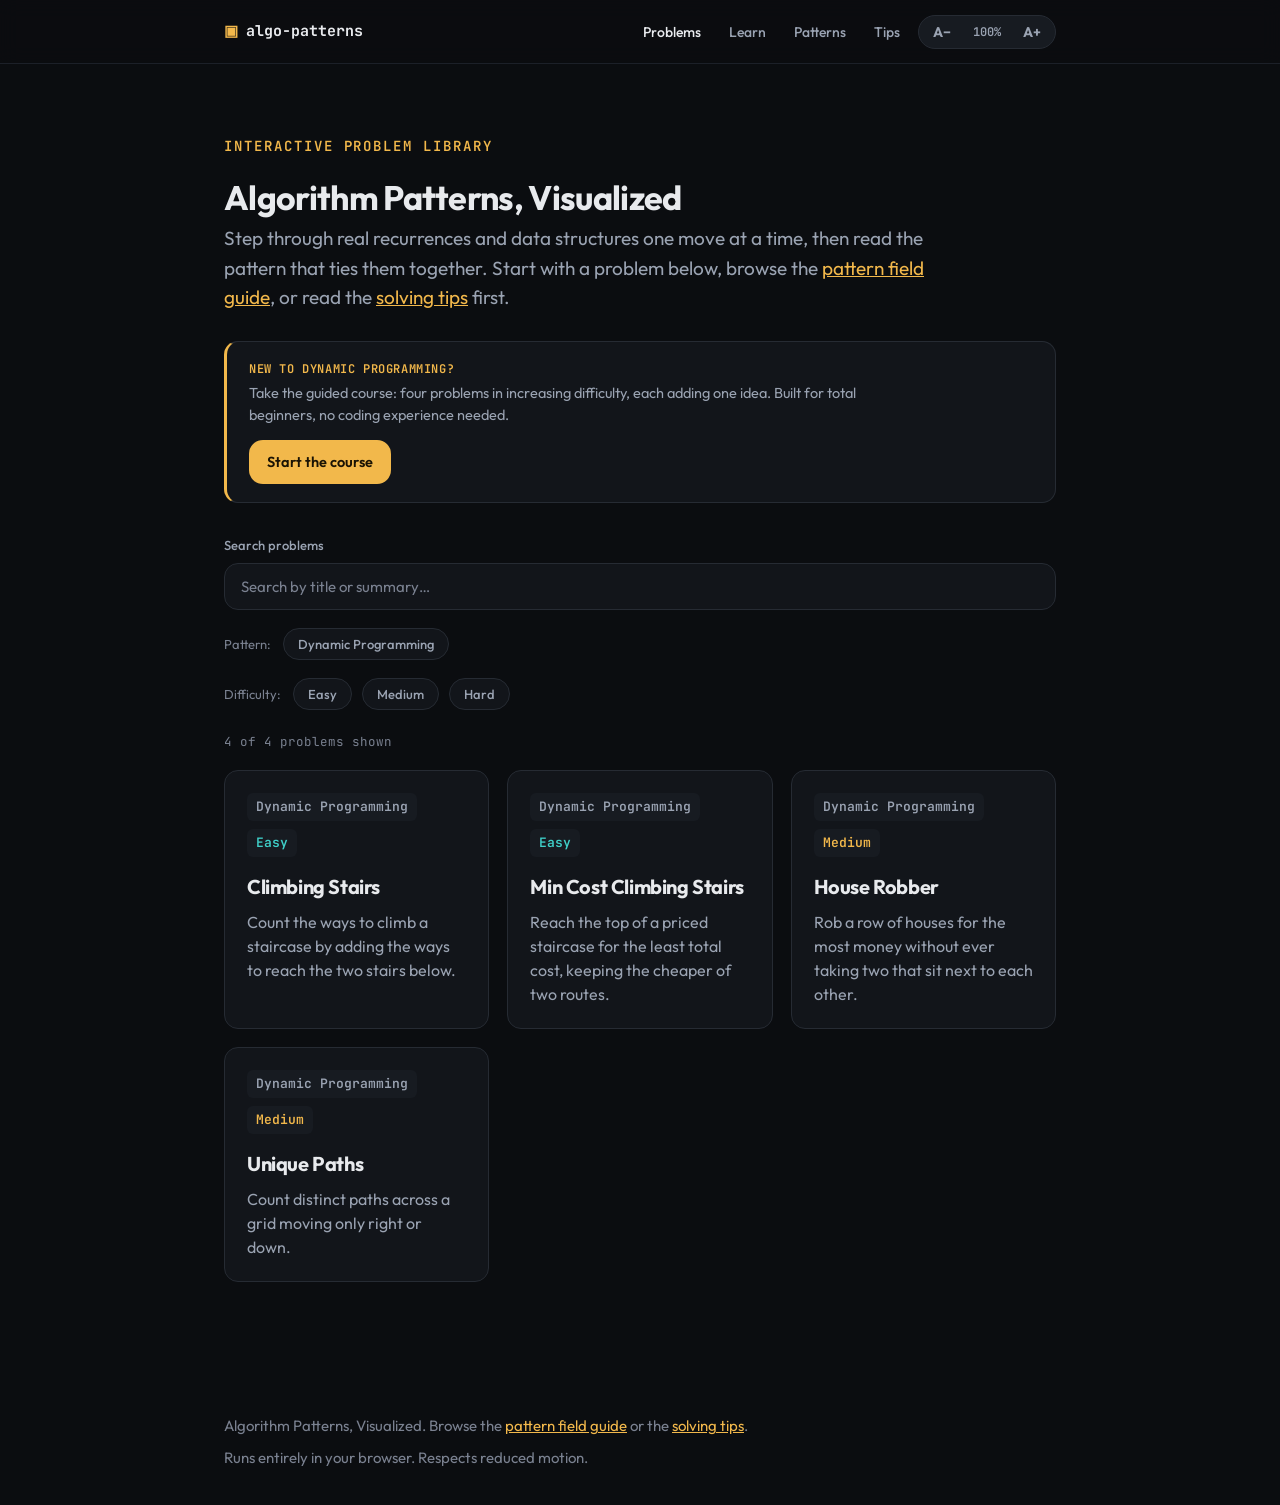
<file: index.html>
<!doctype html>
<html lang="en">
<head>
<meta charset="UTF-8">
<meta name="viewport" content="width=device-width, initial-scale=1.0">
<title>Algorithm Patterns, Visualized</title>
<meta name="description" content="Interactive, step-through visualizations of classic algorithm problems, organized by the pattern each one teaches.">
<link rel="icon" href="assets/img/favicon.svg">
<link rel="preconnect" href="https://fonts.googleapis.com">
<link rel="preconnect" href="https://fonts.gstatic.com" crossorigin>
<link href="https://fonts.googleapis.com/css2?family=Outfit:wght@400;500;600;700;800&family=JetBrains+Mono:wght@400;500;600;700&display=swap" rel="stylesheet">
<link rel="stylesheet" href="assets/css/base.css">
<style>
  /* Bespoke to the home page: search/filter controls and the problem card grid. */
  .browse{padding-top:clamp(48px,7vw,72px)}

  .search-row{margin-top:32px}
  .search-row label{display:block;font-size:13px;color:var(--text-muted);margin-bottom:8px;font-weight:500}
  .search-input{
    width:100%;background:var(--surface);border:1px solid var(--border);border-radius:var(--radius);
    padding:13px 16px;font-family:var(--sans);font-size:15px;color:var(--text);
  }
  .search-input::placeholder{color:var(--text-faint)}

  .filter-group{margin-top:18px;display:flex;flex-wrap:wrap;gap:10px;align-items:center}
  .filter-group .filter-label{font-size:13px;color:var(--text-faint);margin-right:2px}
  .chip{
    border:1px solid var(--border);background:var(--surface);color:var(--text-muted);
    font-family:var(--sans);font-size:13px;font-weight:500;padding:7px 14px;border-radius:999px;cursor:pointer;
    transition:background .2s var(--ease),color .2s var(--ease),border-color .2s var(--ease);
  }
  .chip:hover{border-color:var(--text-faint);color:var(--text)}
  .chip[aria-pressed="true"]{background:var(--accent);border-color:var(--accent);color:var(--accent-ink)}

  .result-bar{margin-top:22px;font-family:var(--mono);font-size:12.5px;color:var(--text-faint)}

  .problem-grid{
    display:grid;grid-template-columns:repeat(auto-fill,minmax(260px,1fr));gap:18px;margin-top:18px;
  }

  /* beginner call to the guided course */
  .course-banner{display:flex;flex-wrap:wrap;align-items:center;justify-content:space-between;gap:14px;
    margin-top:28px;padding:18px 22px;background:var(--surface);border:1px solid var(--border);
    border-left:3px solid var(--accent);border-radius:var(--radius);text-decoration:none;
    transition:border-color .2s var(--ease),transform .2s var(--ease)}
  .course-banner:hover{border-color:var(--accent);transform:translateY(-2px)}
  .course-banner .cb-text{max-width:660px}
  .course-banner .cb-eyebrow{display:block;font-family:var(--mono);font-size:12px;letter-spacing:.05em;
    text-transform:uppercase;color:var(--accent);font-weight:600;margin-bottom:4px}
  .course-banner .cb-desc{display:block;font-size:14.5px;color:var(--text-muted);line-height:1.5}
  .course-banner .cb-btn{flex-shrink:0;font-family:var(--sans);font-weight:600;font-size:14.5px;
    background:var(--accent);color:var(--accent-ink);border-radius:var(--radius);padding:11px 18px}
</style>
</head>
<body>
<a class="skip-link" href="#main">Skip to content</a>

<nav class="nav">
  <div class="wrap">
    <a class="wordmark" href="index.html"><span class="dot">▣</span> algo-patterns</a>
    <div class="nav-actions">
      <ul class="nav-links">
        <li><a href="index.html" aria-current="page">Problems</a></li>
        <li><a href="learn.html">Learn</a></li>
        <li><a href="patterns.html">Patterns</a></li>
        <li><a href="tips.html">Tips</a></li>
      </ul>
      <div class="fs-control" role="group" aria-label="Text size">
        <button type="button" class="fs-btn" id="fsDown" aria-label="Decrease text size">A&minus;</button>
        <button type="button" class="fs-btn fs-readout" id="fsReset" aria-label="Reset text size" title="Reset text size">100%</button>
        <button type="button" class="fs-btn" id="fsUp" aria-label="Increase text size">A+</button>
      </div>
    </div>
  </div>
</nav>

<main id="main">
  <section class="browse">
    <div class="wrap">
      <p class="eyebrow">Interactive Problem Library</p>
      <h1>Algorithm Patterns, Visualized</h1>
      <p class="lede">Step through real recurrences and data structures one move at a time, then read the pattern that ties them together. Start with a problem below, browse the <a href="patterns.html">pattern field guide</a>, or read the <a href="tips.html">solving tips</a> first.</p>

      <a class="course-banner" href="learn.html">
        <span class="cb-text">
          <span class="cb-eyebrow">New to dynamic programming?</span>
          <span class="cb-desc">Take the guided course: four problems in increasing difficulty, each adding one idea. Built for total beginners, no coding experience needed.</span>
        </span>
        <span class="cb-btn">Start the course</span>
      </a>

      <div class="search-row">
        <label for="searchInput">Search problems</label>
        <input class="search-input" type="search" id="searchInput" placeholder="Search by title or summary…" autocomplete="off">
      </div>

      <div class="filter-group" id="patternFilters" role="group" aria-label="Filter by pattern">
        <span class="filter-label">Pattern:</span>
      </div>
      <div class="filter-group" id="difficultyFilters" role="group" aria-label="Filter by difficulty">
        <span class="filter-label">Difficulty:</span>
      </div>

      <p class="result-bar" id="resultBar" aria-live="polite"></p>

      <div class="problem-grid" id="problemGrid"></div>
      <div class="empty-note" id="emptyState" hidden>
        <p>No problems match <span id="emptyQuery"></span>.</p>
        <button type="button" id="clearFilters">Clear filters</button>
      </div>
      <div class="error-note" id="errorState" hidden>
        Could not load the problem list, check that assets/js/problems-data.js is linked correctly.
      </div>
    </div>
  </section>
</main>

<footer>
  <div class="wrap footer-row">
    <span>Algorithm Patterns, Visualized. Browse the <a href="patterns.html">pattern field guide</a> or the <a href="tips.html">solving tips</a>.</span>
    <span>Runs entirely in your browser. Respects reduced motion.</span>
  </div>
</footer>

<script src="assets/js/problems-data.js"></script>
<script>
(function(){
  "use strict";

  var gridEl = document.getElementById("problemGrid");
  var emptyEl = document.getElementById("emptyState");
  var emptyQueryEl = document.getElementById("emptyQuery");
  var errorEl = document.getElementById("errorState");
  var resultBarEl = document.getElementById("resultBar");
  var searchInput = document.getElementById("searchInput");
  var patternFiltersEl = document.getElementById("patternFilters");
  var difficultyFiltersEl = document.getElementById("difficultyFilters");

  if (typeof PROBLEMS === "undefined") {
    errorEl.hidden = false;
    return;
  }

  var state = { query: "", pattern: null, difficulty: null };

  function buildChips(container, values, stateKey) {
    values.forEach(function (value) {
      var chip = document.createElement("button");
      chip.type = "button";
      chip.className = "chip";
      chip.textContent = value;
      chip.setAttribute("aria-pressed", "false");
      chip.addEventListener("click", function () {
        var next = state[stateKey] === value ? null : value;
        state[stateKey] = next;
        container.querySelectorAll(".chip").forEach(function (c) {
          c.setAttribute("aria-pressed", String(c.textContent === next));
        });
        render();
      });
      container.appendChild(chip);
    });
  }

  var patternValues = PROBLEMS.map(function (p) { return p.pattern; })
    .filter(function (value, idx, arr) { return arr.indexOf(value) === idx; })
    .sort();
  buildChips(patternFiltersEl, patternValues, "pattern");
  buildChips(difficultyFiltersEl, ["Easy", "Medium", "Hard"], "difficulty");

  function matches(problem) {
    var q = state.query.trim().toLowerCase();
    var matchesQuery = !q || (problem.title + " " + problem.summary).toLowerCase().indexOf(q) !== -1;
    var matchesPattern = !state.pattern || problem.pattern === state.pattern;
    var matchesDifficulty = !state.difficulty || problem.difficulty === state.difficulty;
    return matchesQuery && matchesPattern && matchesDifficulty;
  }

  function cardFor(problem) {
    var a = document.createElement("a");
    a.className = "problem-card";
    a.href = problem.path;
    var diffClass = "difficulty-" + problem.difficulty.toLowerCase();
    a.innerHTML =
      '<div class="tag-row">' +
        '<span class="tag">' + problem.pattern + '</span>' +
        '<span class="tag ' + diffClass + '">' + problem.difficulty + '</span>' +
      '</div>' +
      '<h3>' + problem.title + '</h3>' +
      '<p>' + problem.summary + '</p>';
    return a;
  }

  function render() {
    var filtered = PROBLEMS.filter(matches);
    gridEl.innerHTML = "";
    filtered.forEach(function (p) { gridEl.appendChild(cardFor(p)); });

    var isEmpty = filtered.length === 0;
    emptyEl.hidden = !isEmpty;
    gridEl.hidden = isEmpty;
    if (isEmpty) emptyQueryEl.textContent = state.query ? '"' + state.query + '"' : "these filters";

    resultBarEl.textContent = filtered.length + " of " + PROBLEMS.length +
      (PROBLEMS.length === 1 ? " problem" : " problems") + " shown";
  }

  searchInput.addEventListener("input", function () {
    state.query = searchInput.value;
    render();
  });

  document.getElementById("clearFilters").addEventListener("click", function () {
    state = { query: "", pattern: null, difficulty: null };
    searchInput.value = "";
    document.querySelectorAll(".chip").forEach(function (c) { c.setAttribute("aria-pressed", "false"); });
    render();
  });

  render();
})();
</script>
<script src="assets/js/font-scale.js"></script>
</body>
</html>
</file>
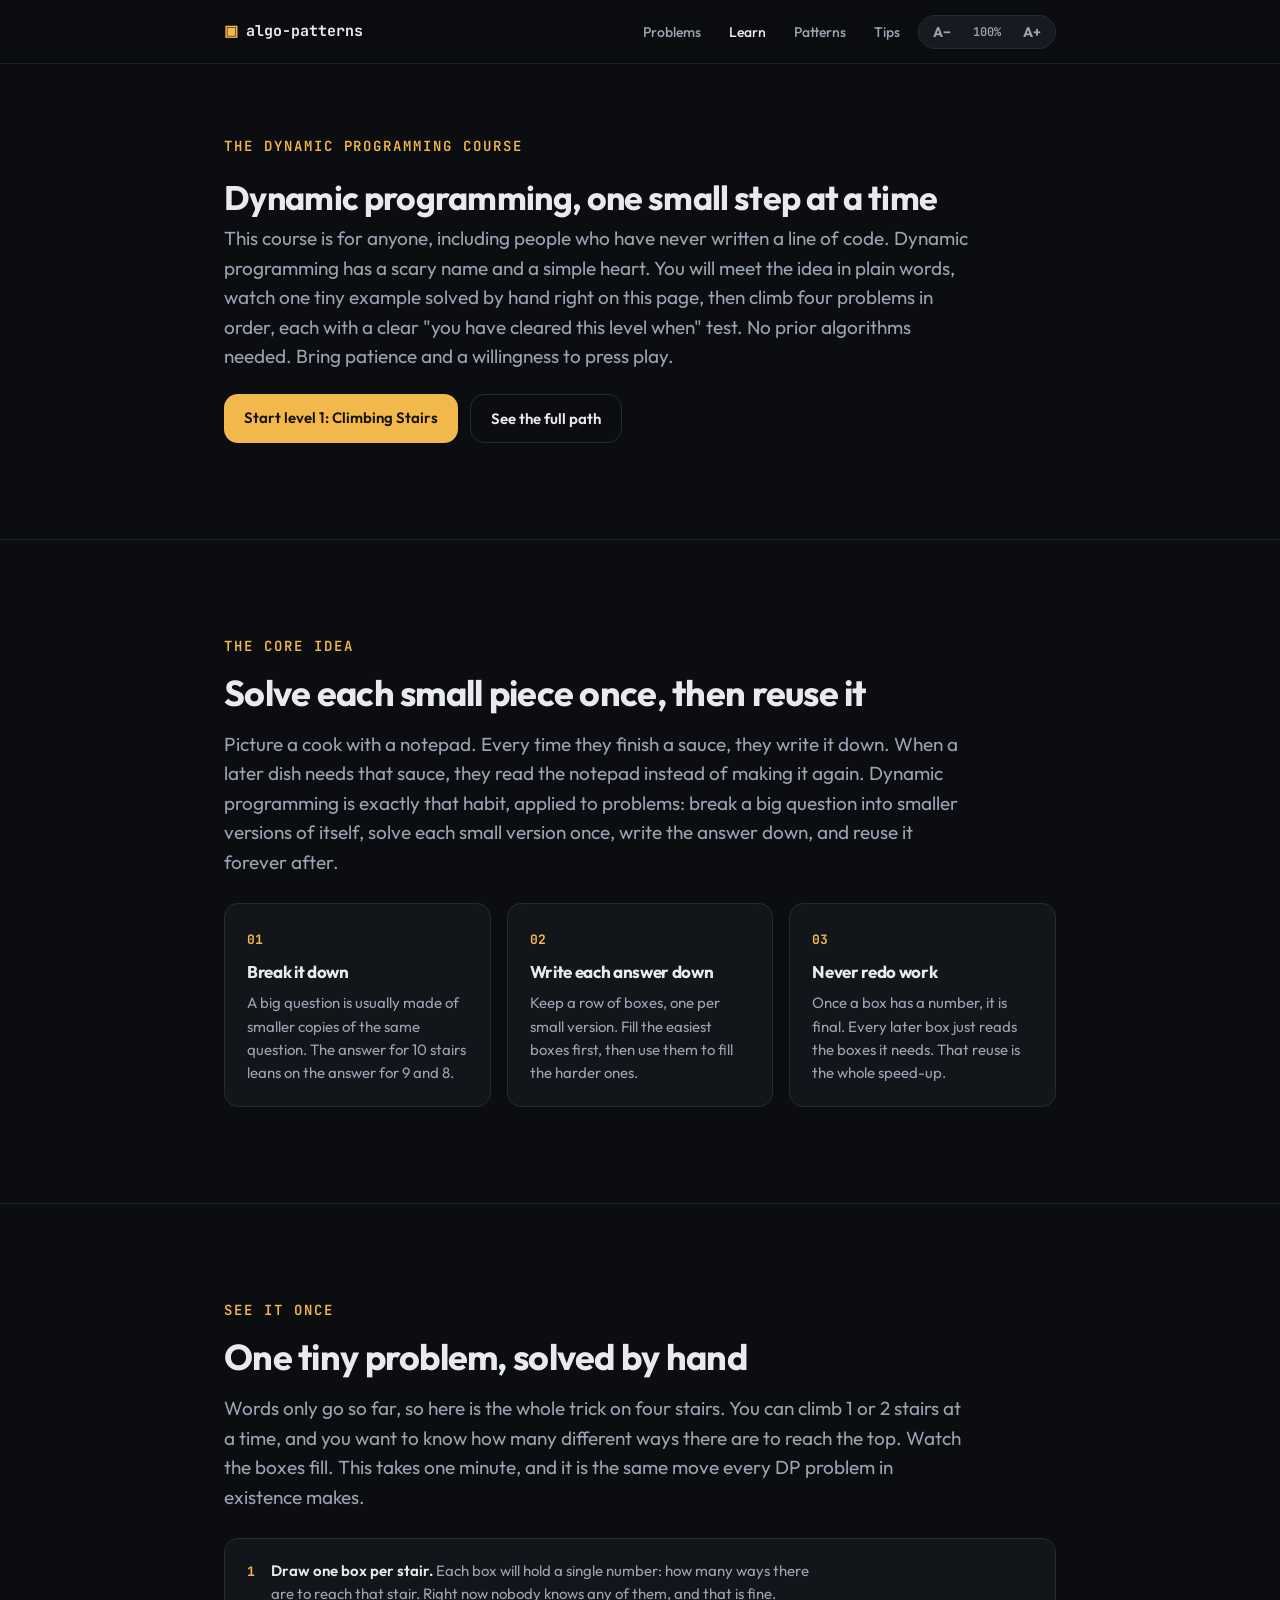
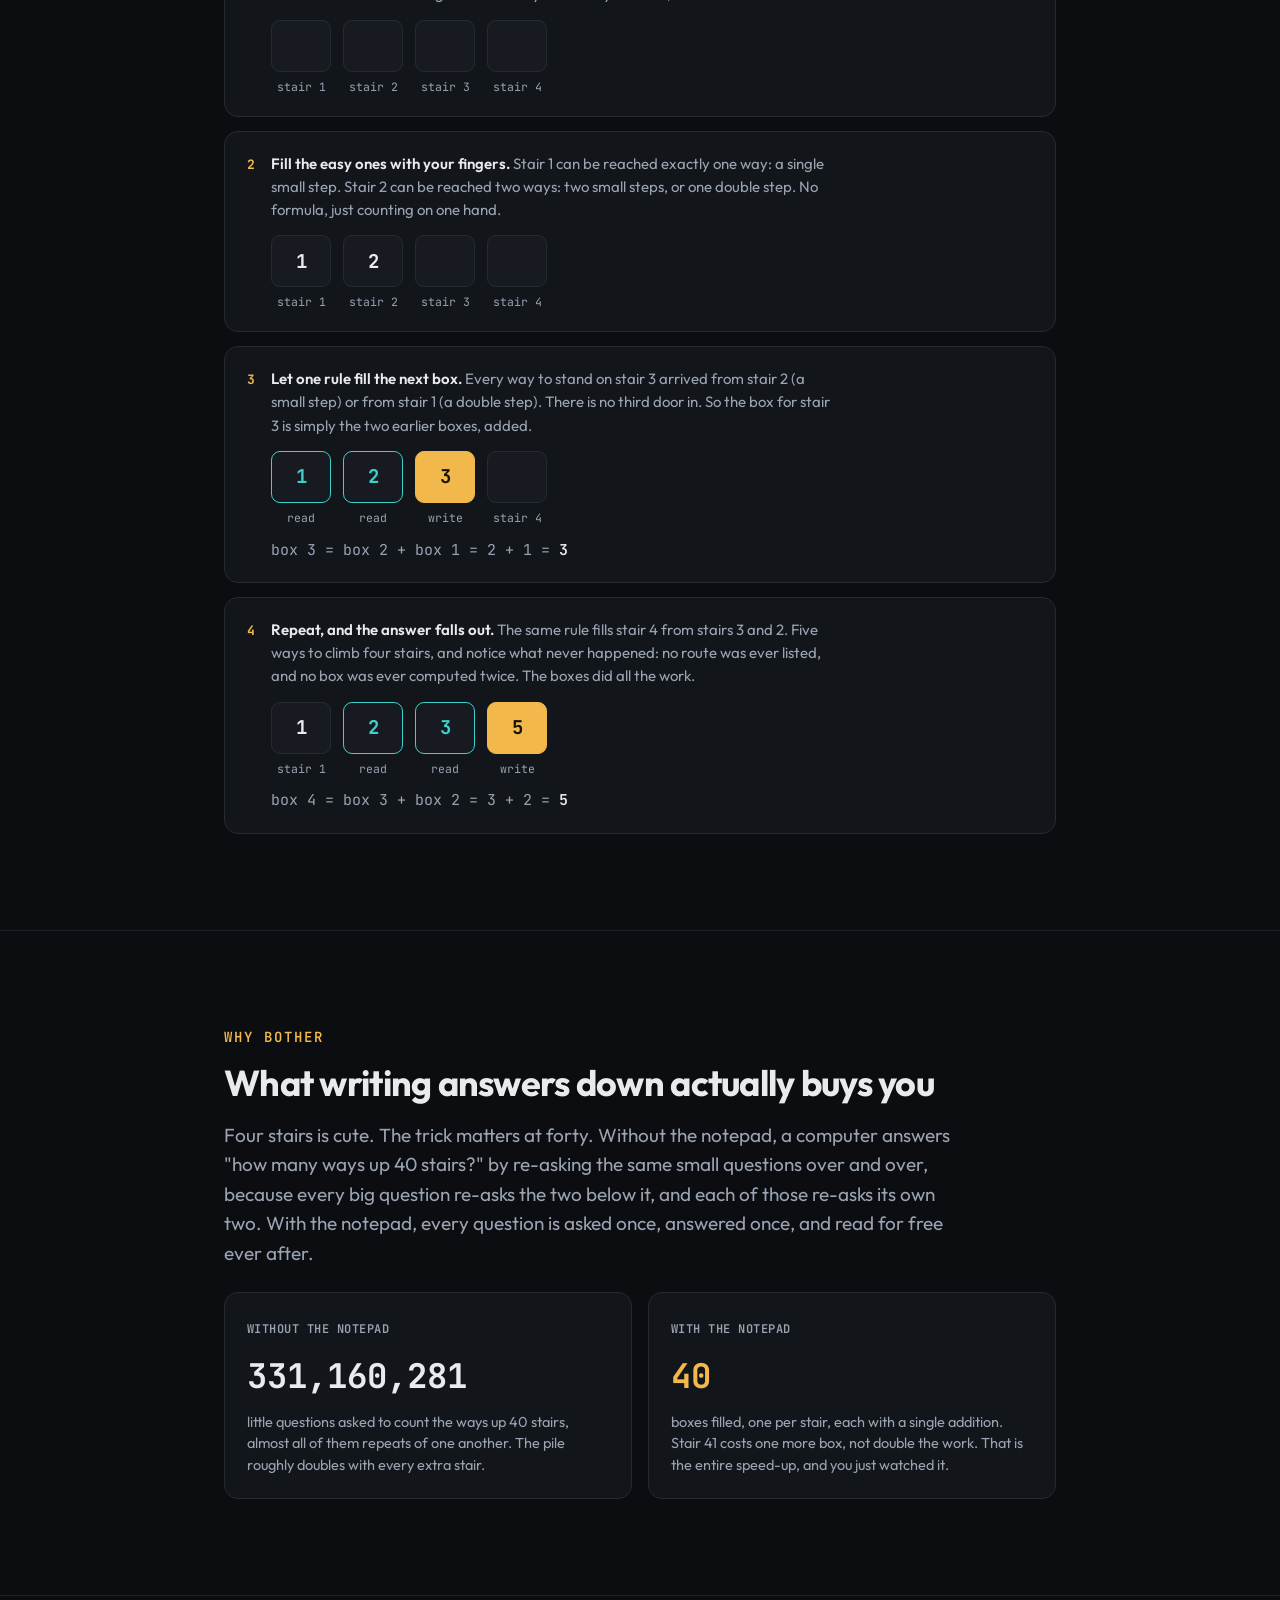
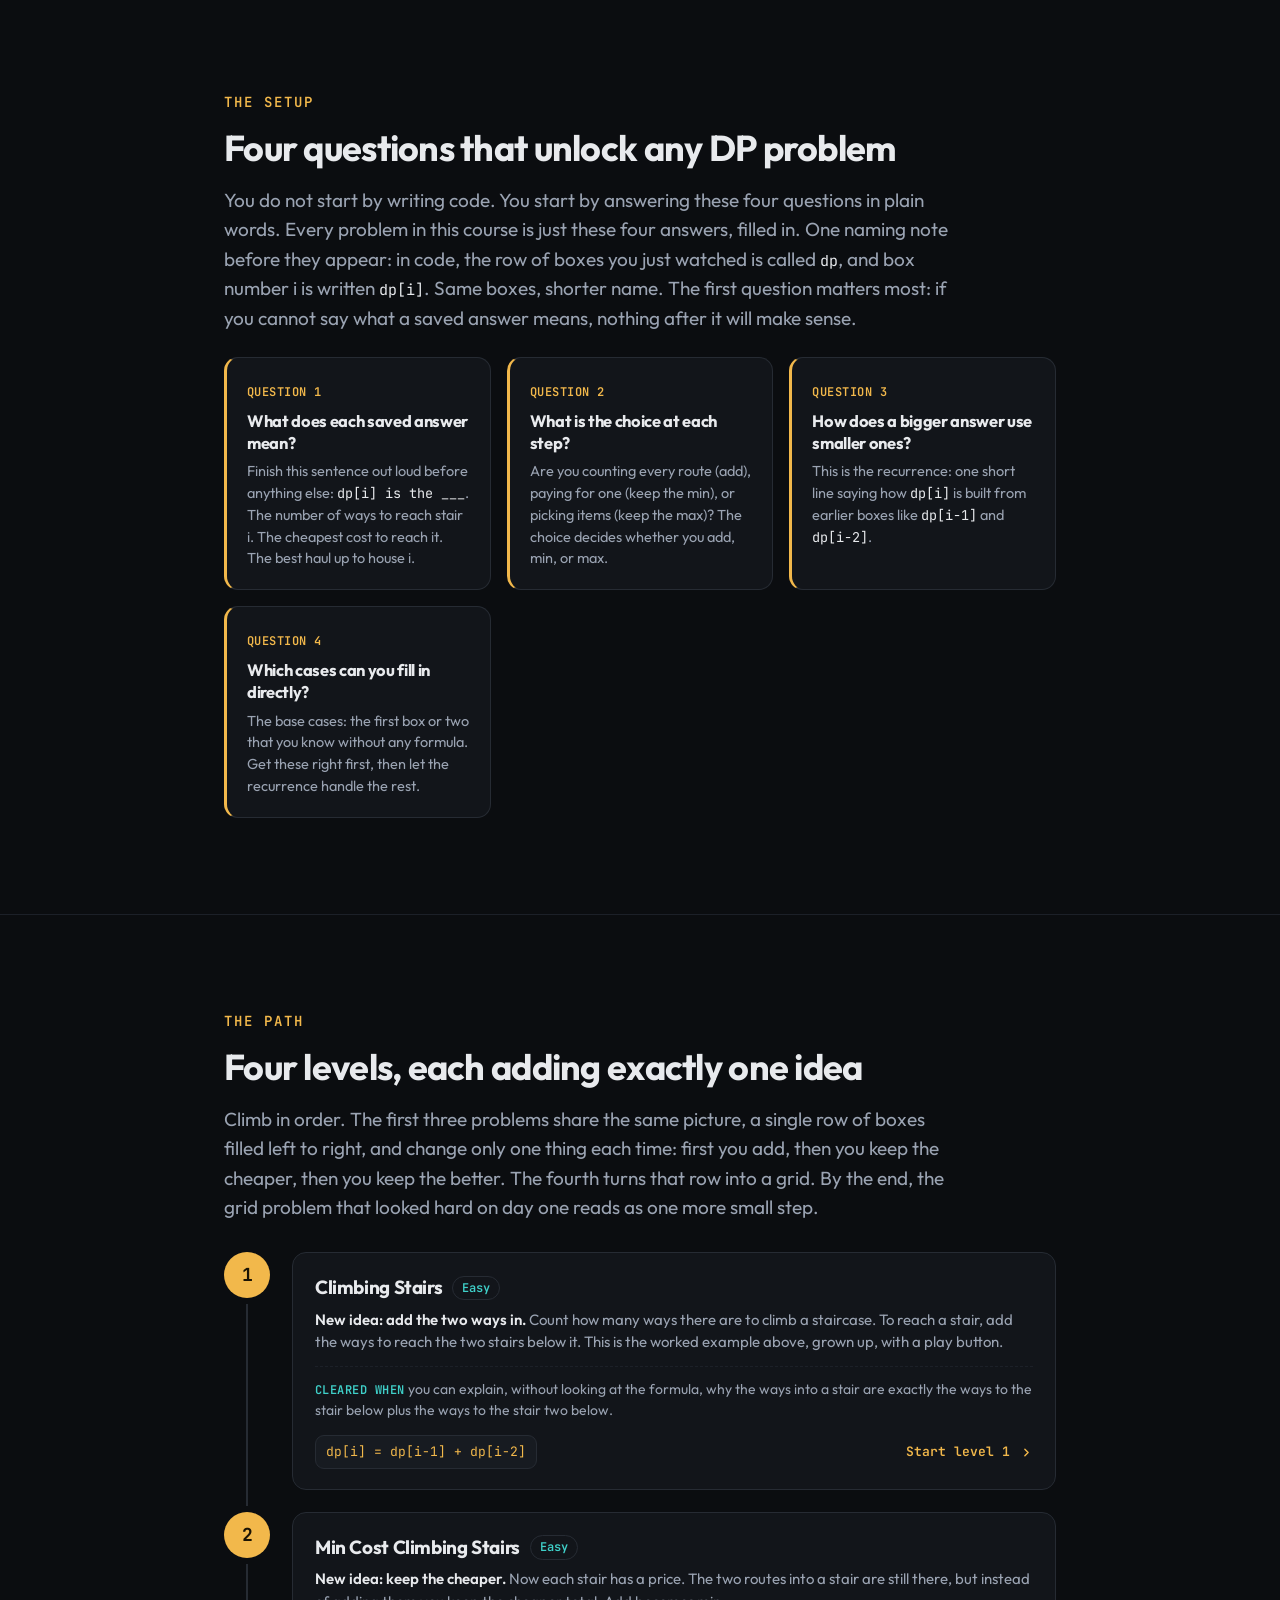
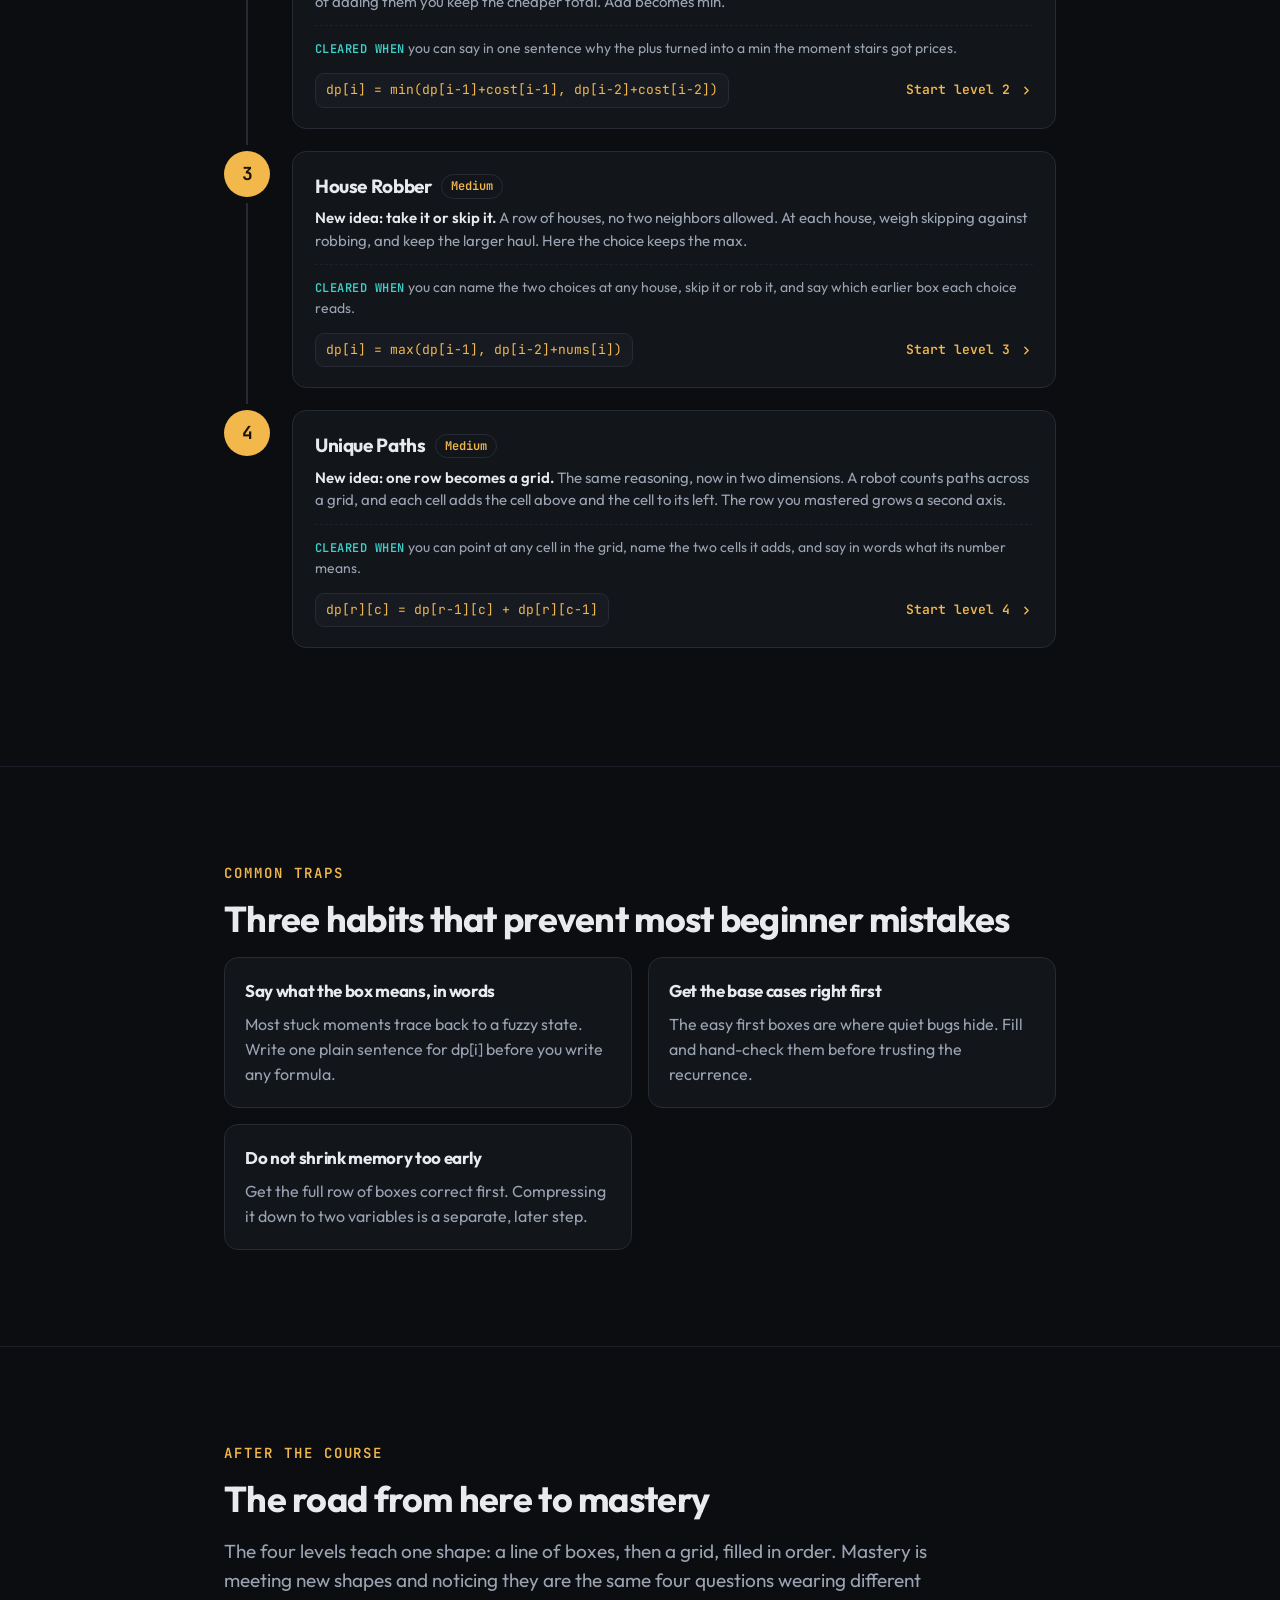
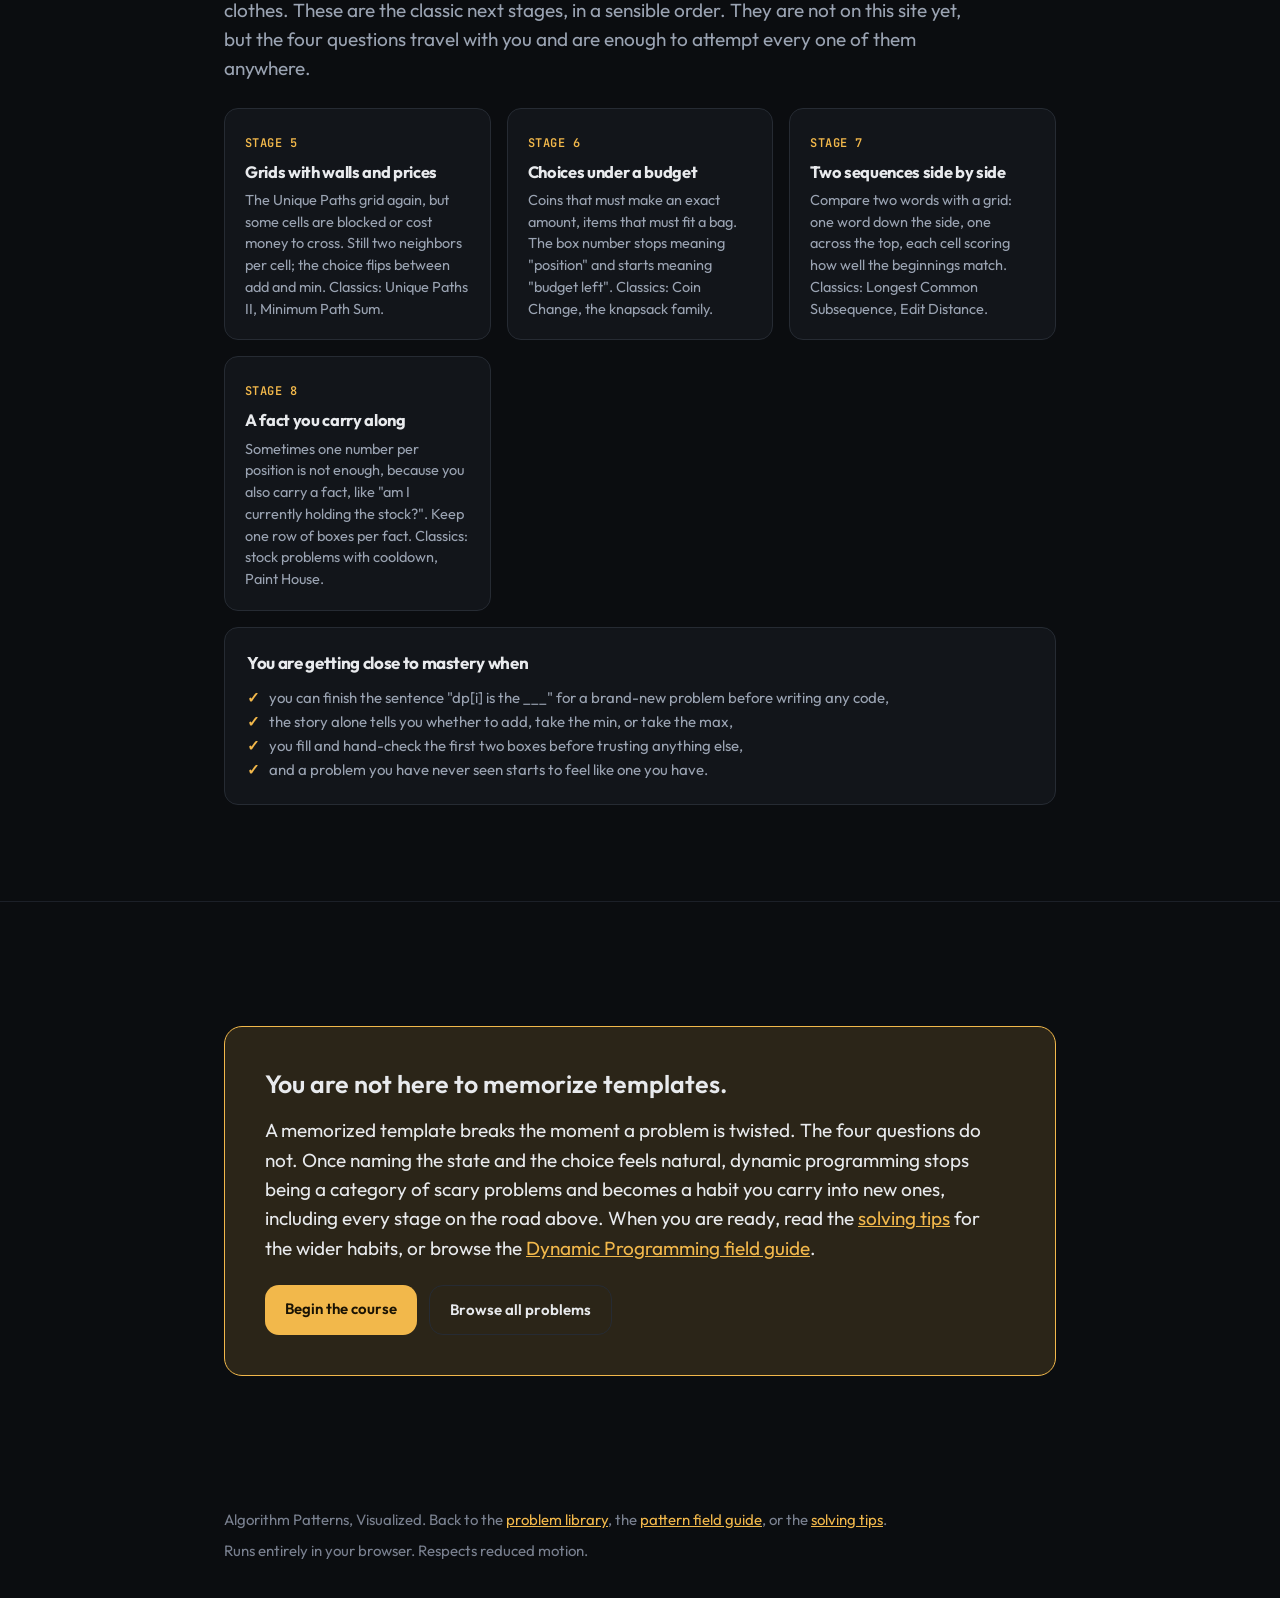
<file: learn.html>
<!doctype html>
<html lang="en">
<head>
<meta charset="UTF-8">
<meta name="viewport" content="width=device-width, initial-scale=1.0">
<title>Learn Dynamic Programming: a step-by-step course</title>
<meta name="description" content="A beginner course in dynamic programming for anyone, including people who have never coded. Start from the core idea, then climb four visual problems one level at a time.">
<link rel="icon" href="assets/img/favicon.svg">
<link rel="preconnect" href="https://fonts.googleapis.com">
<link rel="preconnect" href="https://fonts.gstatic.com" crossorigin>
<link href="https://fonts.googleapis.com/css2?family=Outfit:wght@400;500;600;700;800&family=JetBrains+Mono:wght@400;500;600;700&display=swap" rel="stylesheet">
<link rel="stylesheet" href="assets/css/base.css">
<style>
  /* Bespoke to the course page: the plain-language idea cards, the four-question setup grid,
     and the vertical level path that links each problem in order. Text rides the --fs scaler. */
  .learn-hero{padding-top:clamp(48px,7vw,72px)}

  /* the "what is DP" three-step idea, in plain words */
  .idea-steps{display:grid;grid-template-columns:repeat(auto-fit,minmax(240px,1fr));gap:16px;margin-top:26px}
  .idea-step{background:var(--surface);border:1px solid var(--border);border-radius:var(--radius);padding:22px}
  .idea-step .n{font-family:var(--mono);font-size:calc(13px * var(--fs));font-weight:700;color:var(--accent)}
  .idea-step h3{font-size:calc(17px * var(--fs));margin:8px 0 6px}
  .idea-step p{font-size:calc(15px * var(--fs));color:var(--text-muted);line-height:1.55}

  /* the four setup questions */
  .qgrid{display:grid;grid-template-columns:repeat(auto-fit,minmax(260px,1fr));gap:16px;margin-top:24px}
  .qcard{background:var(--surface);border:1px solid var(--border);border-left:3px solid var(--accent);border-radius:var(--radius);padding:20px}
  .qcard .qn{font-family:var(--mono);font-size:calc(12px * var(--fs));letter-spacing:.04em;text-transform:uppercase;color:var(--accent);font-weight:600}
  .qcard h3{font-size:calc(16.5px * var(--fs));margin:7px 0 6px;line-height:1.35}
  .qcard p{font-size:calc(14.5px * var(--fs));color:var(--text-muted);line-height:1.5}
  .qcard code{font-family:var(--mono);font-size:calc(13.5px * var(--fs));color:var(--text)}
  .lede code{font-family:var(--mono);font-size:calc(15px * var(--fs));color:var(--text)}

  /* the vertical course path */
  .course-path{margin-top:30px}
  .level{display:grid;grid-template-columns:auto 1fr;gap:clamp(14px,3vw,22px)}
  .level-rail{display:flex;flex-direction:column;align-items:center}
  .level-dot{width:46px;height:46px;border-radius:50%;display:flex;align-items:center;justify-content:center;
    font-family:var(--mono);font-weight:700;font-size:calc(18px * var(--fs));background:var(--accent);color:var(--accent-ink);flex-shrink:0}
  .level-line{width:2px;flex:1;background:var(--border);margin:6px 0;min-height:26px}
  .level:last-child .level-line{display:none}
  .level-body{display:block;text-decoration:none;color:inherit;background:var(--surface);border:1px solid var(--border);
    border-radius:var(--radius);padding:20px 22px;margin-bottom:22px;transition:border-color .2s var(--ease),transform .2s var(--ease)}
  .level-body:hover{border-color:var(--accent);transform:translateY(-2px)}
  .level-top{display:flex;flex-wrap:wrap;align-items:center;gap:10px;margin-bottom:4px}
  .level-top h3{font-size:calc(19px * var(--fs))}
  .diff{font-family:var(--mono);font-size:calc(12px * var(--fs));font-weight:600;padding:2px 9px;border-radius:999px;border:1px solid var(--border)}
  .diff.easy{color:var(--left)}
  .diff.medium{color:var(--accent)}
  .level-new{font-size:calc(15px * var(--fs));color:var(--text-muted);line-height:1.5;margin-top:6px}
  .level-new b{color:var(--text);font-weight:600}
  .level-foot{display:flex;flex-wrap:wrap;align-items:center;justify-content:space-between;gap:10px;margin-top:14px}
  .level-rec{font-family:var(--mono);font-size:calc(13px * var(--fs));color:var(--accent);background:var(--surface-2);
    border:1px solid var(--border);border-radius:var(--radius-sm);padding:6px 10px}
  .level-go{font-family:var(--mono);font-size:calc(13px * var(--fs));font-weight:600;color:var(--accent)}
  .level-go svg{vertical-align:middle;margin-left:2px}

  .start-strip{margin-top:22px;display:flex;flex-wrap:wrap;gap:12px}
  .start-btn{font-family:var(--sans);font-size:calc(15px * var(--fs));font-weight:600;text-decoration:none;
    background:var(--accent);color:var(--accent-ink);border-radius:var(--radius);padding:12px 20px}
  .start-btn.ghost{background:transparent;color:var(--text);border:1px solid var(--border)}
  .start-btn.ghost:hover{border-color:var(--text-faint)}

  /* the hand-worked example: four panels, each one sentence plus a row of boxes.
     teal = a box being read, accent fill = the box being written. Static on purpose:
     this page is the map; the pressing-play happens inside the four problems. */
  .panels{display:grid;gap:14px;margin-top:26px}
  .panel{background:var(--surface);border:1px solid var(--border);border-radius:var(--radius);
    padding:20px 22px;display:grid;grid-template-columns:auto 1fr;gap:16px;align-items:start}
  .panel .pn{font-family:var(--mono);font-size:calc(13px * var(--fs));font-weight:700;color:var(--accent);padding-top:3px}
  .panel p{font-size:calc(15px * var(--fs));color:var(--text-muted);line-height:1.55;max-width:56ch}
  .panel p b{color:var(--text);font-weight:600}
  .boxrow{display:flex;gap:12px;margin-top:14px;flex-wrap:wrap}
  .dpbox{width:60px}
  .dpbox .cell{height:52px;border:1px solid var(--border);border-radius:var(--radius-sm);background:var(--surface-2);
    display:flex;align-items:center;justify-content:center;font-family:var(--mono);font-weight:700;
    font-size:calc(19px * var(--fs));color:var(--text)}
  .dpbox .cap{display:block;text-align:center;font-family:var(--mono);font-size:calc(11.5px * var(--fs));
    color:var(--text-muted);margin-top:6px}
  .dpbox.read .cell{border-color:var(--left);color:var(--left)}
  .dpbox.write .cell{background:var(--accent);border-color:var(--accent);color:var(--accent-ink)}
  .panel-sum{font-family:var(--mono);font-size:calc(13.5px * var(--fs));color:var(--text-muted);margin-top:12px}
  .panel-sum b{color:var(--accent);font-weight:600}

  /* the with/without notepad comparison */
  .race{display:grid;grid-template-columns:1fr 1fr;gap:16px;margin-top:24px}
  @media (max-width:560px){.race{grid-template-columns:1fr}}
  .race-card{background:var(--surface);border:1px solid var(--border);border-radius:var(--radius);padding:22px}
  .race-card .tag{font-family:var(--mono);font-size:calc(12px * var(--fs));letter-spacing:.04em;
    text-transform:uppercase;color:var(--text-muted);font-weight:600}
  .race-card .big{display:block;font-family:var(--mono);font-weight:700;
    font-size:calc(clamp(26px,4.5vw,34px) * var(--fs));color:var(--text);margin:10px 0 8px}
  .race-card.win .big{color:var(--accent)}
  .race-card p{font-size:calc(14.5px * var(--fs));color:var(--text-muted);line-height:1.5}

  /* per-level exit criterion */
  .level-clear{font-size:calc(14px * var(--fs));color:var(--text-muted);line-height:1.5;
    margin-top:12px;padding-top:12px;border-top:1px dashed var(--border-soft)}
  .level-clear b{font-family:var(--mono);font-size:calc(12px * var(--fs));font-weight:600;
    letter-spacing:.04em;text-transform:uppercase;color:var(--left)}

  /* the road past level 4 */
  .stages{display:grid;grid-template-columns:repeat(auto-fit,minmax(250px,1fr));gap:16px;margin-top:24px}
  .stage{background:var(--surface);border:1px solid var(--border);border-radius:var(--radius);padding:20px}
  .stage .sn{font-family:var(--mono);font-size:calc(12px * var(--fs));letter-spacing:.04em;
    text-transform:uppercase;color:var(--accent);font-weight:600}
  .stage h3{font-size:calc(16.5px * var(--fs));margin:7px 0 6px;line-height:1.35}
  .stage p{font-size:calc(14.5px * var(--fs));color:var(--text-muted);line-height:1.5}
  .mastery-check{background:var(--surface);border:1px solid var(--border);border-radius:var(--radius);
    padding:22px;margin-top:16px}
  .mastery-check h3{font-size:calc(17px * var(--fs));margin-bottom:10px}
  .mastery-check ul{list-style:none;margin:0;padding:0}
  .mastery-check li{font-size:calc(15px * var(--fs));color:var(--text-muted);line-height:1.6;
    padding-left:22px;position:relative}
  .mastery-check li::before{content:"\2713";position:absolute;left:0;color:var(--accent);
    font-family:var(--mono);font-weight:700}
</style>
</head>
<body>
<a class="skip-link" href="#main">Skip to content</a>

<nav class="nav">
  <div class="wrap">
    <a class="wordmark" href="index.html"><span class="dot">▣</span> algo-patterns</a>
    <div class="nav-actions">
      <ul class="nav-links">
        <li><a href="index.html">Problems</a></li>
        <li><a href="learn.html" aria-current="page">Learn</a></li>
        <li><a href="patterns.html">Patterns</a></li>
        <li><a href="tips.html">Tips</a></li>
      </ul>
      <div class="fs-control" role="group" aria-label="Text size">
        <button type="button" class="fs-btn" id="fsDown" aria-label="Decrease text size">A&minus;</button>
        <button type="button" class="fs-btn fs-readout" id="fsReset" aria-label="Reset text size" title="Reset text size">100%</button>
        <button type="button" class="fs-btn" id="fsUp" aria-label="Increase text size">A+</button>
      </div>
    </div>
  </div>
</nav>

<main id="main">
  <section class="learn-hero">
    <div class="wrap">
      <p class="eyebrow">The Dynamic Programming Course</p>
      <h1>Dynamic programming, one small step at a time</h1>
      <p class="lede">This course is for anyone, including people who have never written a line of code. Dynamic programming has a scary name and a simple heart. You will meet the idea in plain words, watch one tiny example solved by hand right on this page, then climb four problems in order, each with a clear "you have cleared this level when" test. No prior algorithms needed. Bring patience and a willingness to press play.</p>
      <div class="start-strip">
        <a class="start-btn" href="problems/climbing-stairs.html">Start level 1: Climbing Stairs</a>
        <a class="start-btn ghost" href="#path">See the full path</a>
      </div>
    </div>
  </section>

  <section id="idea">
    <div class="wrap">
      <p class="eyebrow">The Core Idea</p>
      <h2>Solve each small piece once, then reuse it</h2>
      <p class="lede">Picture a cook with a notepad. Every time they finish a sauce, they write it down. When a later dish needs that sauce, they read the notepad instead of making it again. Dynamic programming is exactly that habit, applied to problems: break a big question into smaller versions of itself, solve each small version once, write the answer down, and reuse it forever after.</p>
      <div class="idea-steps">
        <div class="idea-step">
          <span class="n">01</span>
          <h3>Break it down</h3>
          <p>A big question is usually made of smaller copies of the same question. The answer for 10 stairs leans on the answer for 9 and 8.</p>
        </div>
        <div class="idea-step">
          <span class="n">02</span>
          <h3>Write each answer down</h3>
          <p>Keep a row of boxes, one per small version. Fill the easiest boxes first, then use them to fill the harder ones.</p>
        </div>
        <div class="idea-step">
          <span class="n">03</span>
          <h3>Never redo work</h3>
          <p>Once a box has a number, it is final. Every later box just reads the boxes it needs. That reuse is the whole speed-up.</p>
        </div>
      </div>
    </div>
  </section>

  <section id="worked">
    <div class="wrap">
      <p class="eyebrow">See It Once</p>
      <h2>One tiny problem, solved by hand</h2>
      <p class="lede">Words only go so far, so here is the whole trick on four stairs. You can climb 1 or 2 stairs at a time, and you want to know how many different ways there are to reach the top. Watch the boxes fill. This takes one minute, and it is the same move every DP problem in existence makes.</p>
      <div class="panels">
        <div class="panel">
          <span class="pn">1</span>
          <div>
            <p><b>Draw one box per stair.</b> Each box will hold a single number: how many ways there are to reach that stair. Right now nobody knows any of them, and that is fine.</p>
            <div class="boxrow">
              <span class="dpbox"><span class="cell"></span><span class="cap">stair 1</span></span>
              <span class="dpbox"><span class="cell"></span><span class="cap">stair 2</span></span>
              <span class="dpbox"><span class="cell"></span><span class="cap">stair 3</span></span>
              <span class="dpbox"><span class="cell"></span><span class="cap">stair 4</span></span>
            </div>
          </div>
        </div>
        <div class="panel">
          <span class="pn">2</span>
          <div>
            <p><b>Fill the easy ones with your fingers.</b> Stair 1 can be reached exactly one way: a single small step. Stair 2 can be reached two ways: two small steps, or one double step. No formula, just counting on one hand.</p>
            <div class="boxrow">
              <span class="dpbox"><span class="cell">1</span><span class="cap">stair 1</span></span>
              <span class="dpbox"><span class="cell">2</span><span class="cap">stair 2</span></span>
              <span class="dpbox"><span class="cell"></span><span class="cap">stair 3</span></span>
              <span class="dpbox"><span class="cell"></span><span class="cap">stair 4</span></span>
            </div>
          </div>
        </div>
        <div class="panel">
          <span class="pn">3</span>
          <div>
            <p><b>Let one rule fill the next box.</b> Every way to stand on stair 3 arrived from stair 2 (a small step) or from stair 1 (a double step). There is no third door in. So the box for stair 3 is simply the two earlier boxes, added.</p>
            <div class="boxrow">
              <span class="dpbox read"><span class="cell">1</span><span class="cap">read</span></span>
              <span class="dpbox read"><span class="cell">2</span><span class="cap">read</span></span>
              <span class="dpbox write"><span class="cell">3</span><span class="cap">write</span></span>
              <span class="dpbox"><span class="cell"></span><span class="cap">stair 4</span></span>
            </div>
            <p class="panel-sum">box 3 = box 2 + box 1 = 2 + 1 = <b>3</b></p>
          </div>
        </div>
        <div class="panel">
          <span class="pn">4</span>
          <div>
            <p><b>Repeat, and the answer falls out.</b> The same rule fills stair 4 from stairs 3 and 2. Five ways to climb four stairs, and notice what never happened: no route was ever listed, and no box was ever computed twice. The boxes did all the work.</p>
            <div class="boxrow">
              <span class="dpbox"><span class="cell">1</span><span class="cap">stair 1</span></span>
              <span class="dpbox read"><span class="cell">2</span><span class="cap">read</span></span>
              <span class="dpbox read"><span class="cell">3</span><span class="cap">read</span></span>
              <span class="dpbox write"><span class="cell">5</span><span class="cap">write</span></span>
            </div>
            <p class="panel-sum">box 4 = box 3 + box 2 = 3 + 2 = <b>5</b></p>
          </div>
        </div>
      </div>
    </div>
  </section>

  <section id="why">
    <div class="wrap">
      <p class="eyebrow">Why Bother</p>
      <h2>What writing answers down actually buys you</h2>
      <p class="lede">Four stairs is cute. The trick matters at forty. Without the notepad, a computer answers "how many ways up 40 stairs?" by re-asking the same small questions over and over, because every big question re-asks the two below it, and each of those re-asks its own two. With the notepad, every question is asked once, answered once, and read for free ever after.</p>
      <div class="race">
        <div class="race-card">
          <span class="tag">Without the notepad</span>
          <span class="big">331,160,281</span>
          <p>little questions asked to count the ways up 40 stairs, almost all of them repeats of one another. The pile roughly doubles with every extra stair.</p>
        </div>
        <div class="race-card win">
          <span class="tag">With the notepad</span>
          <span class="big">40</span>
          <p>boxes filled, one per stair, each with a single addition. Stair 41 costs one more box, not double the work. That is the entire speed-up, and you just watched it.</p>
        </div>
      </div>
    </div>
  </section>

  <section id="setup">
    <div class="wrap">
      <p class="eyebrow">The Setup</p>
      <h2>Four questions that unlock any DP problem</h2>
      <p class="lede">You do not start by writing code. You start by answering these four questions in plain words. Every problem in this course is just these four answers, filled in. One naming note before they appear: in code, the row of boxes you just watched is called <code>dp</code>, and box number i is written <code>dp[i]</code>. Same boxes, shorter name. The first question matters most: if you cannot say what a saved answer means, nothing after it will make sense.</p>
      <div class="qgrid">
        <div class="qcard">
          <span class="qn">Question 1</span>
          <h3>What does each saved answer mean?</h3>
          <p>Finish this sentence out loud before anything else: <code>dp[i] is the ___</code>. The number of ways to reach stair i. The cheapest cost to reach it. The best haul up to house i.</p>
        </div>
        <div class="qcard">
          <span class="qn">Question 2</span>
          <h3>What is the choice at each step?</h3>
          <p>Are you counting every route (add), paying for one (keep the min), or picking items (keep the max)? The choice decides whether you add, min, or max.</p>
        </div>
        <div class="qcard">
          <span class="qn">Question 3</span>
          <h3>How does a bigger answer use smaller ones?</h3>
          <p>This is the recurrence: one short line saying how <code>dp[i]</code> is built from earlier boxes like <code>dp[i-1]</code> and <code>dp[i-2]</code>.</p>
        </div>
        <div class="qcard">
          <span class="qn">Question 4</span>
          <h3>Which cases can you fill in directly?</h3>
          <p>The base cases: the first box or two that you know without any formula. Get these right first, then let the recurrence handle the rest.</p>
        </div>
      </div>
    </div>
  </section>

  <section id="path">
    <div class="wrap">
      <p class="eyebrow">The Path</p>
      <h2>Four levels, each adding exactly one idea</h2>
      <p class="lede">Climb in order. The first three problems share the same picture, a single row of boxes filled left to right, and change only one thing each time: first you add, then you keep the cheaper, then you keep the better. The fourth turns that row into a grid. By the end, the grid problem that looked hard on day one reads as one more small step.</p>

      <div class="course-path">
        <div class="level">
          <div class="level-rail"><span class="level-dot">1</span><span class="level-line"></span></div>
          <a class="level-body" href="problems/climbing-stairs.html">
            <div class="level-top">
              <h3>Climbing Stairs</h3>
              <span class="diff easy">Easy</span>
            </div>
            <p class="level-new"><b>New idea: add the two ways in.</b> Count how many ways there are to climb a staircase. To reach a stair, add the ways to reach the two stairs below it. This is the worked example above, grown up, with a play button.</p>
            <p class="level-clear"><b>Cleared when</b> you can explain, without looking at the formula, why the ways into a stair are exactly the ways to the stair below plus the ways to the stair two below.</p>
            <div class="level-foot">
              <span class="level-rec">dp[i] = dp[i-1] + dp[i-2]</span>
              <span class="level-go">Start level 1 <svg width="13" height="13" viewBox="0 0 24 24" fill="none" stroke="currentColor" stroke-width="2.6" stroke-linecap="round" stroke-linejoin="round"><path d="M9 6l6 6-6 6"/></svg></span>
            </div>
          </a>
        </div>

        <div class="level">
          <div class="level-rail"><span class="level-dot">2</span><span class="level-line"></span></div>
          <a class="level-body" href="problems/min-cost-climbing-stairs.html">
            <div class="level-top">
              <h3>Min Cost Climbing Stairs</h3>
              <span class="diff easy">Easy</span>
            </div>
            <p class="level-new"><b>New idea: keep the cheaper.</b> Now each stair has a price. The two routes into a stair are still there, but instead of adding them you keep the cheaper total. Add becomes min.</p>
            <p class="level-clear"><b>Cleared when</b> you can say in one sentence why the plus turned into a min the moment stairs got prices.</p>
            <div class="level-foot">
              <span class="level-rec">dp[i] = min(dp[i-1]+cost[i-1], dp[i-2]+cost[i-2])</span>
              <span class="level-go">Start level 2 <svg width="13" height="13" viewBox="0 0 24 24" fill="none" stroke="currentColor" stroke-width="2.6" stroke-linecap="round" stroke-linejoin="round"><path d="M9 6l6 6-6 6"/></svg></span>
            </div>
          </a>
        </div>

        <div class="level">
          <div class="level-rail"><span class="level-dot">3</span><span class="level-line"></span></div>
          <a class="level-body" href="problems/house-robber.html">
            <div class="level-top">
              <h3>House Robber</h3>
              <span class="diff medium">Medium</span>
            </div>
            <p class="level-new"><b>New idea: take it or skip it.</b> A row of houses, no two neighbors allowed. At each house, weigh skipping against robbing, and keep the larger haul. Here the choice keeps the max.</p>
            <p class="level-clear"><b>Cleared when</b> you can name the two choices at any house, skip it or rob it, and say which earlier box each choice reads.</p>
            <div class="level-foot">
              <span class="level-rec">dp[i] = max(dp[i-1], dp[i-2]+nums[i])</span>
              <span class="level-go">Start level 3 <svg width="13" height="13" viewBox="0 0 24 24" fill="none" stroke="currentColor" stroke-width="2.6" stroke-linecap="round" stroke-linejoin="round"><path d="M9 6l6 6-6 6"/></svg></span>
            </div>
          </a>
        </div>

        <div class="level">
          <div class="level-rail"><span class="level-dot">4</span><span class="level-line"></span></div>
          <a class="level-body" href="problems/unique-paths.html">
            <div class="level-top">
              <h3>Unique Paths</h3>
              <span class="diff medium">Medium</span>
            </div>
            <p class="level-new"><b>New idea: one row becomes a grid.</b> The same reasoning, now in two dimensions. A robot counts paths across a grid, and each cell adds the cell above and the cell to its left. The row you mastered grows a second axis.</p>
            <p class="level-clear"><b>Cleared when</b> you can point at any cell in the grid, name the two cells it adds, and say in words what its number means.</p>
            <div class="level-foot">
              <span class="level-rec">dp[r][c] = dp[r-1][c] + dp[r][c-1]</span>
              <span class="level-go">Start level 4 <svg width="13" height="13" viewBox="0 0 24 24" fill="none" stroke="currentColor" stroke-width="2.6" stroke-linecap="round" stroke-linejoin="round"><path d="M9 6l6 6-6 6"/></svg></span>
            </div>
          </a>
        </div>
      </div>
    </div>
  </section>

  <section id="habits">
    <div class="wrap">
      <p class="eyebrow">Common Traps</p>
      <h2>Three habits that prevent most beginner mistakes</h2>
      <div class="callout-row">
        <div class="callout">
          <h3>Say what the box means, in words</h3>
          <p>Most stuck moments trace back to a fuzzy state. Write one plain sentence for dp[i] before you write any formula.</p>
        </div>
        <div class="callout">
          <h3>Get the base cases right first</h3>
          <p>The easy first boxes are where quiet bugs hide. Fill and hand-check them before trusting the recurrence.</p>
        </div>
        <div class="callout">
          <h3>Do not shrink memory too early</h3>
          <p>Get the full row of boxes correct first. Compressing it down to two variables is a separate, later step.</p>
        </div>
      </div>
    </div>
  </section>

  <section id="mastery">
    <div class="wrap">
      <p class="eyebrow">After The Course</p>
      <h2>The road from here to mastery</h2>
      <p class="lede">The four levels teach one shape: a line of boxes, then a grid, filled in order. Mastery is meeting new shapes and noticing they are the same four questions wearing different clothes. These are the classic next stages, in a sensible order. They are not on this site yet, but the four questions travel with you and are enough to attempt every one of them anywhere.</p>
      <div class="stages">
        <div class="stage">
          <span class="sn">Stage 5</span>
          <h3>Grids with walls and prices</h3>
          <p>The Unique Paths grid again, but some cells are blocked or cost money to cross. Still two neighbors per cell; the choice flips between add and min. Classics: Unique Paths II, Minimum Path Sum.</p>
        </div>
        <div class="stage">
          <span class="sn">Stage 6</span>
          <h3>Choices under a budget</h3>
          <p>Coins that must make an exact amount, items that must fit a bag. The box number stops meaning "position" and starts meaning "budget left". Classics: Coin Change, the knapsack family.</p>
        </div>
        <div class="stage">
          <span class="sn">Stage 7</span>
          <h3>Two sequences side by side</h3>
          <p>Compare two words with a grid: one word down the side, one across the top, each cell scoring how well the beginnings match. Classics: Longest Common Subsequence, Edit Distance.</p>
        </div>
        <div class="stage">
          <span class="sn">Stage 8</span>
          <h3>A fact you carry along</h3>
          <p>Sometimes one number per position is not enough, because you also carry a fact, like "am I currently holding the stock?". Keep one row of boxes per fact. Classics: stock problems with cooldown, Paint House.</p>
        </div>
      </div>
      <div class="mastery-check">
        <h3>You are getting close to mastery when</h3>
        <ul>
          <li>you can finish the sentence "dp[i] is the ___" for a brand-new problem before writing any code,</li>
          <li>the story alone tells you whether to add, take the min, or take the max,</li>
          <li>you fill and hand-check the first two boxes before trusting anything else,</li>
          <li>and a problem you have never seen starts to feel like one you have.</li>
        </ul>
      </div>
    </div>
  </section>

  <section id="close">
    <div class="wrap">
      <div class="pattern-card">
        <p class="lead">You are not here to memorize templates.</p>
        <p class="lede">A memorized template breaks the moment a problem is twisted. The four questions do not. Once naming the state and the choice feels natural, dynamic programming stops being a category of scary problems and becomes a habit you carry into new ones, including every stage on the road above. When you are ready, read the <a href="tips.html">solving tips</a> for the wider habits, or browse the <a href="patterns.html#dynamic-programming">Dynamic Programming field guide</a>.</p>
        <div class="start-strip">
          <a class="start-btn" href="problems/climbing-stairs.html">Begin the course</a>
          <a class="start-btn ghost" href="index.html">Browse all problems</a>
        </div>
      </div>
    </div>
  </section>
</main>

<footer>
  <div class="wrap footer-row">
    <span>Algorithm Patterns, Visualized. Back to the <a href="index.html">problem library</a>, the <a href="patterns.html">pattern field guide</a>, or the <a href="tips.html">solving tips</a>.</span>
    <span>Runs entirely in your browser. Respects reduced motion.</span>
  </div>
</footer>

<script src="assets/js/font-scale.js"></script>
</body>
</html>
</file>
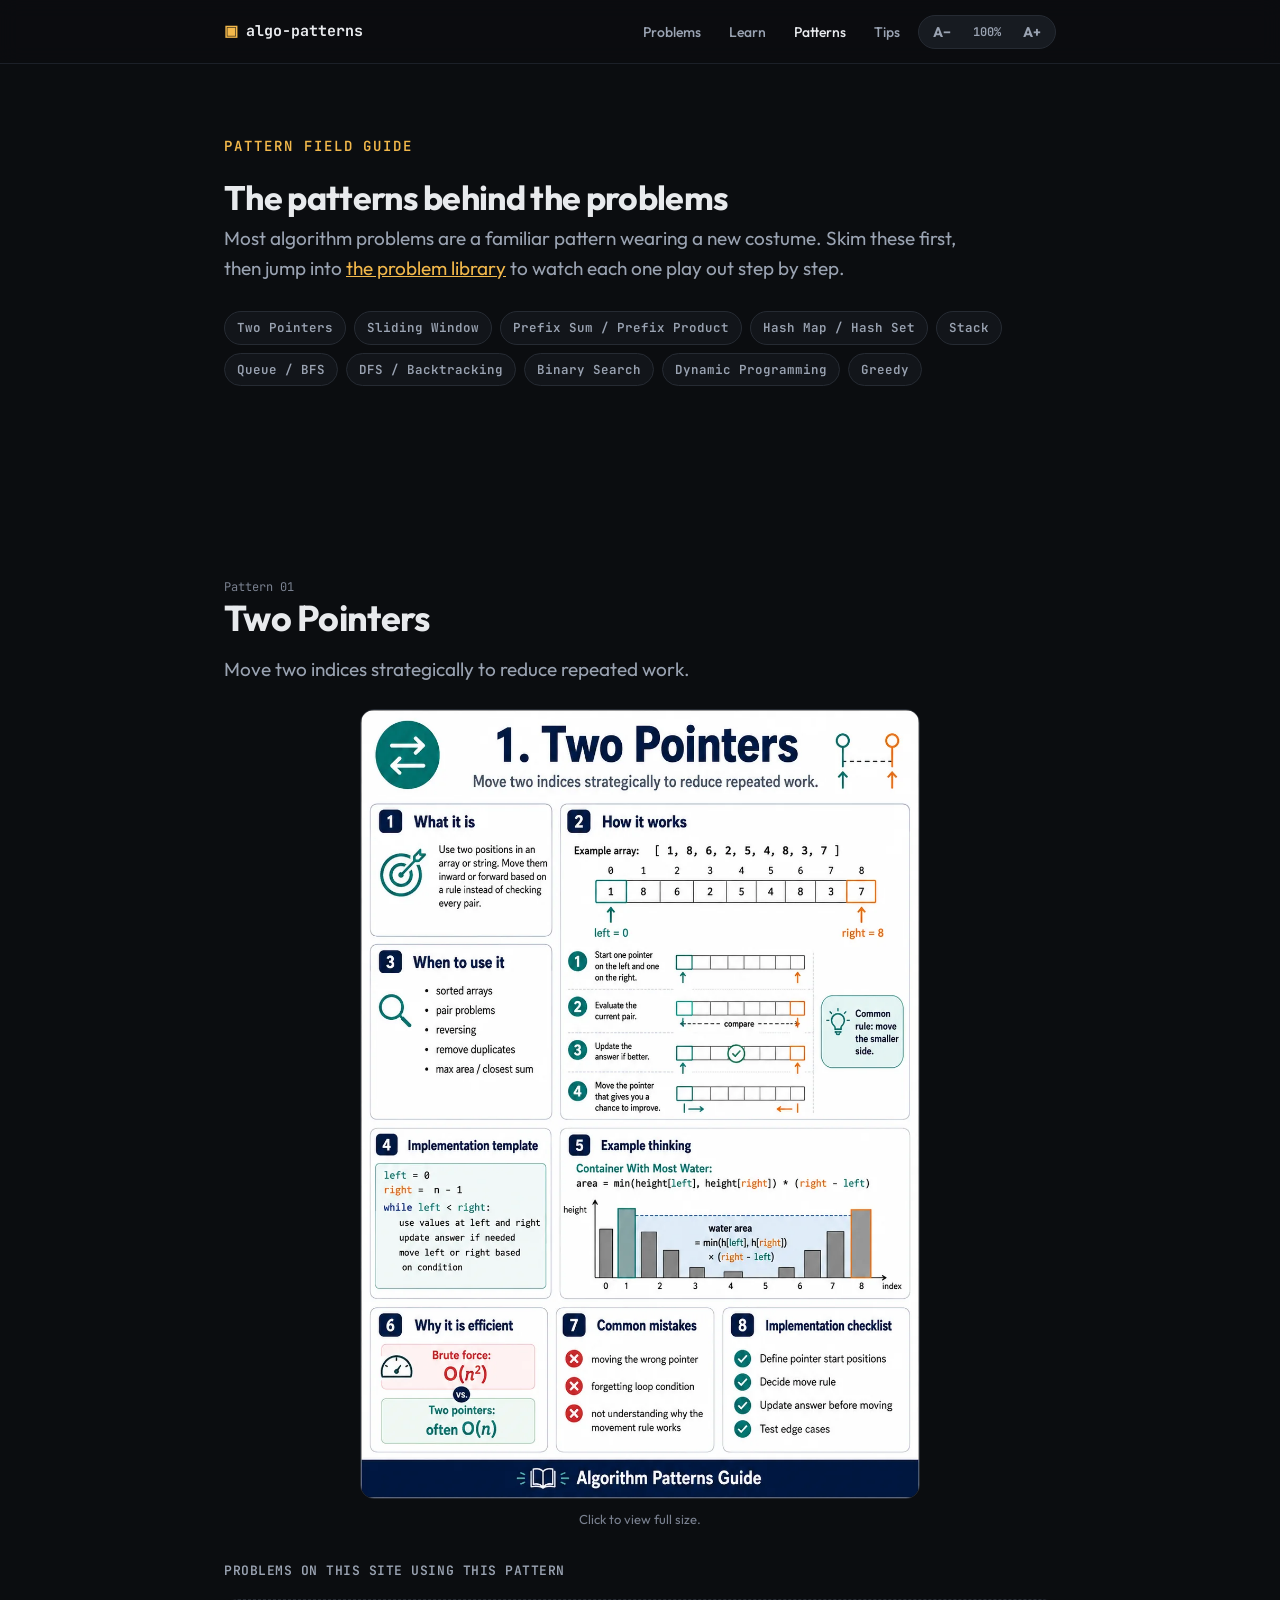
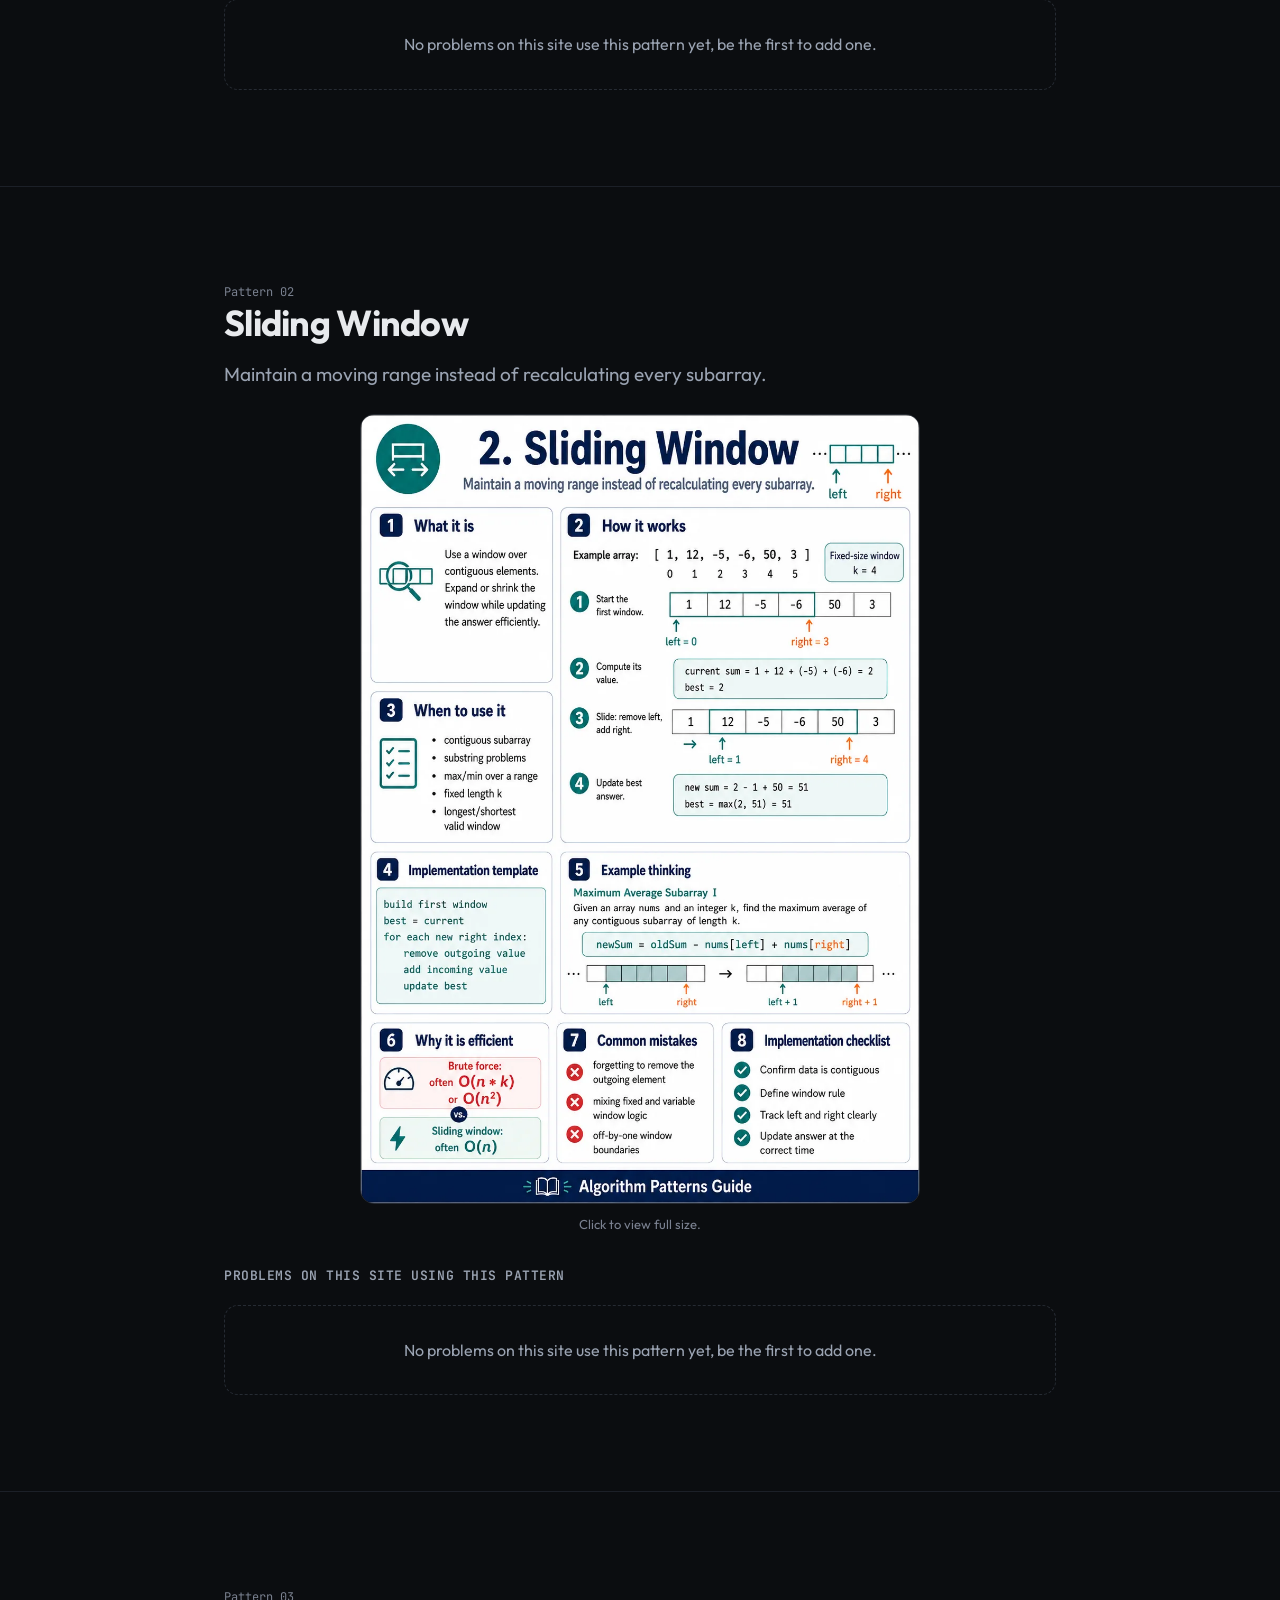
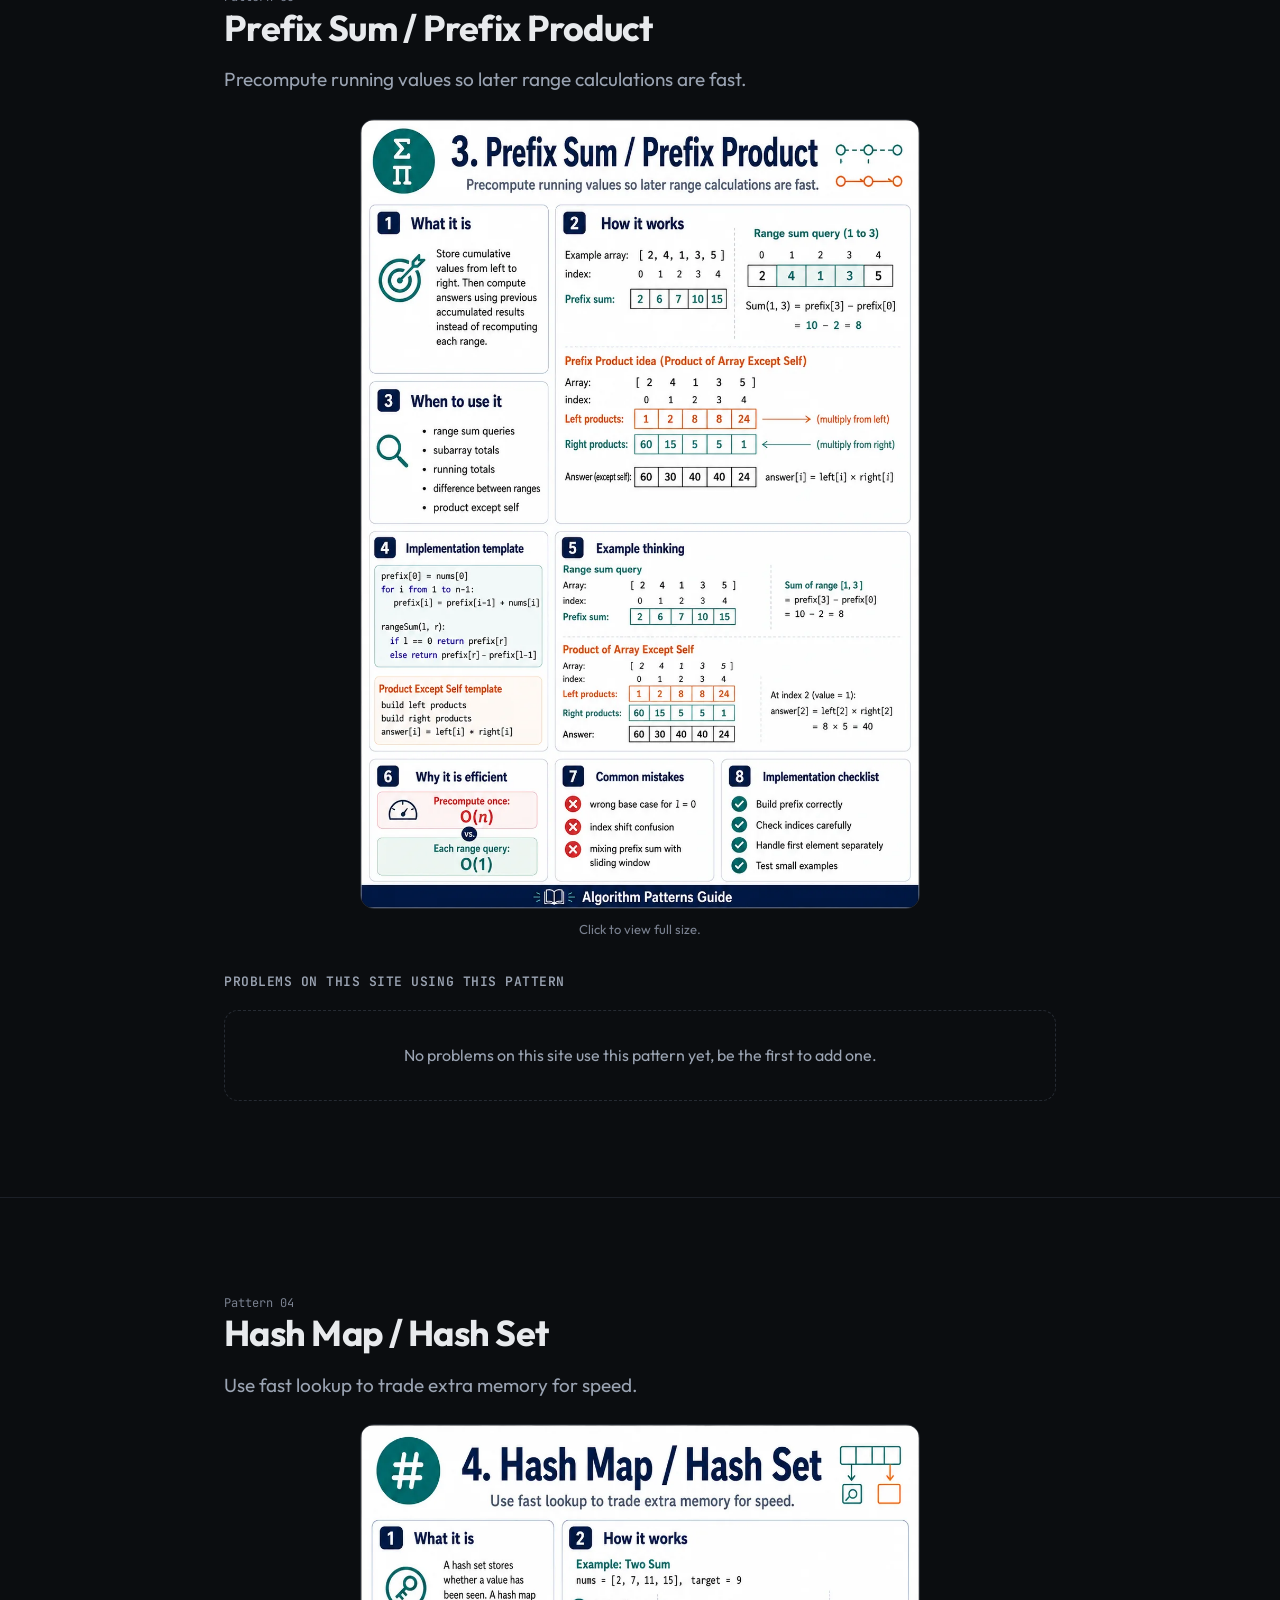
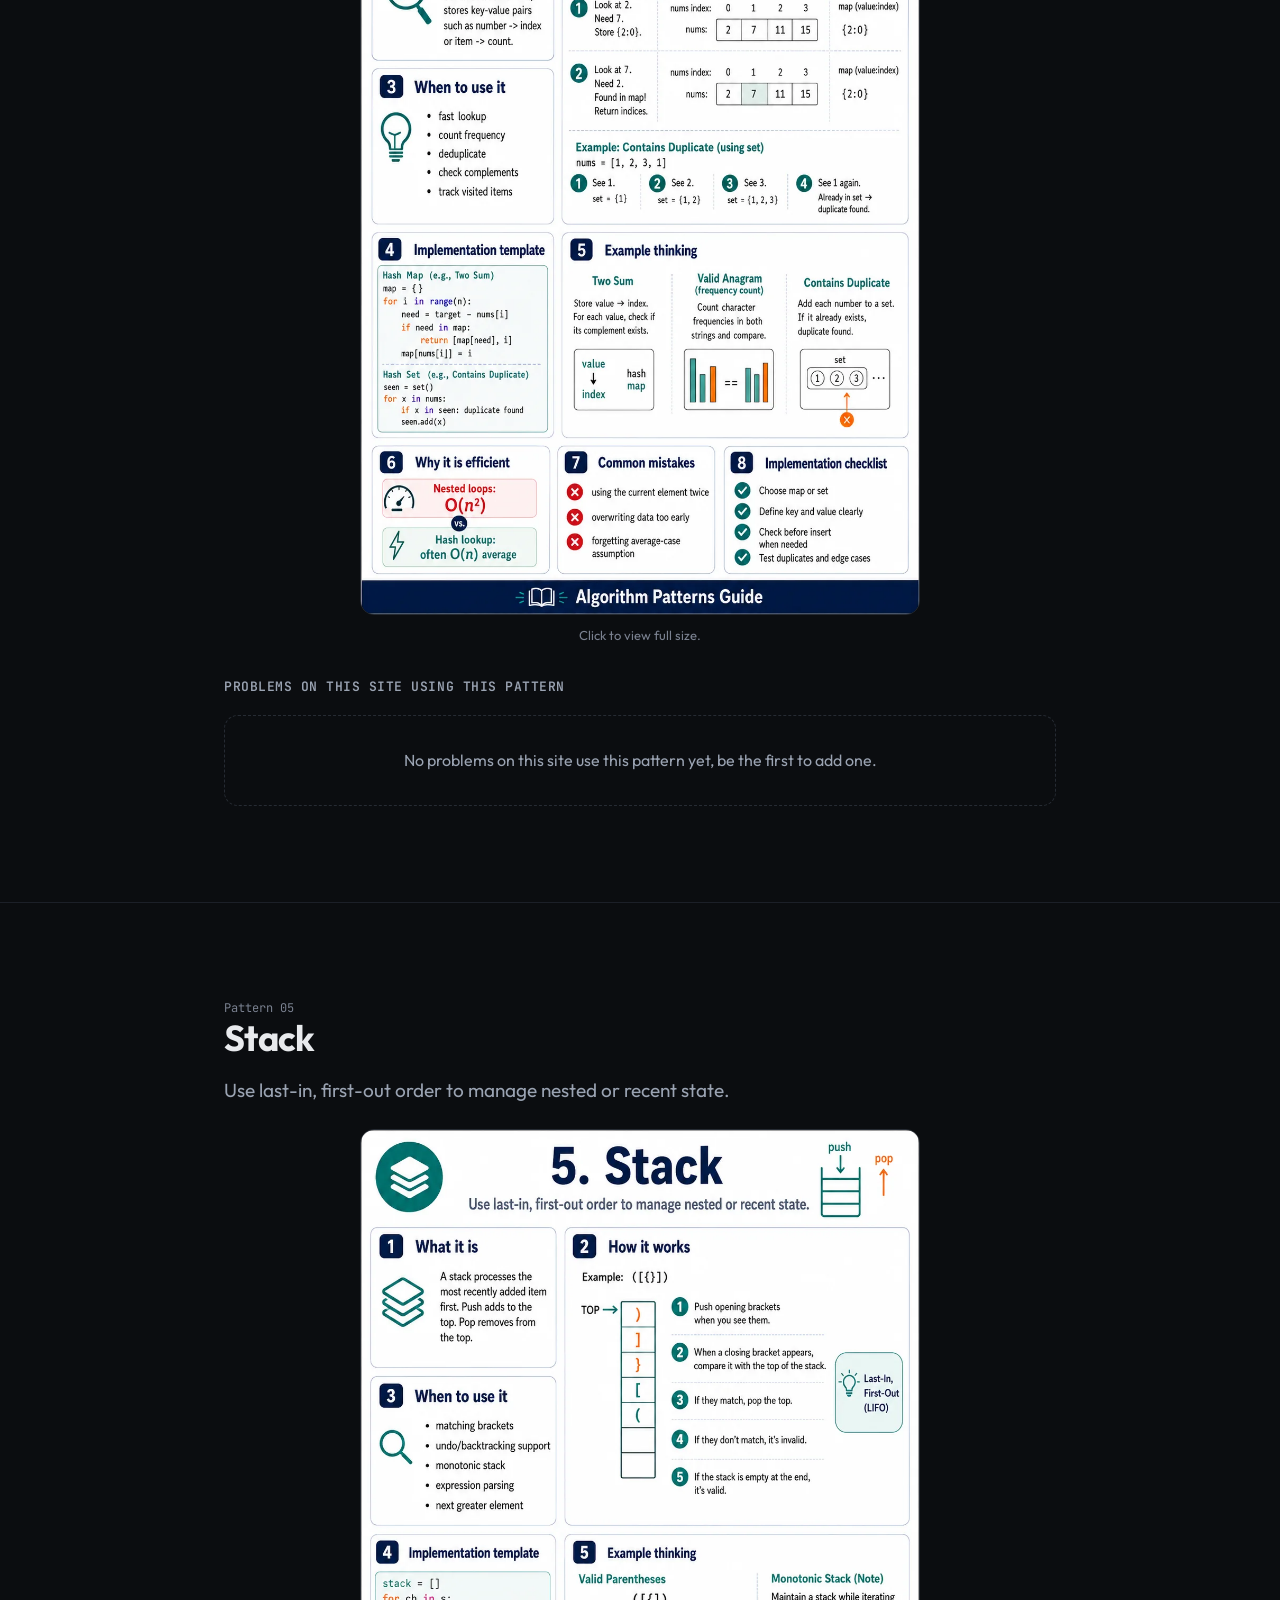
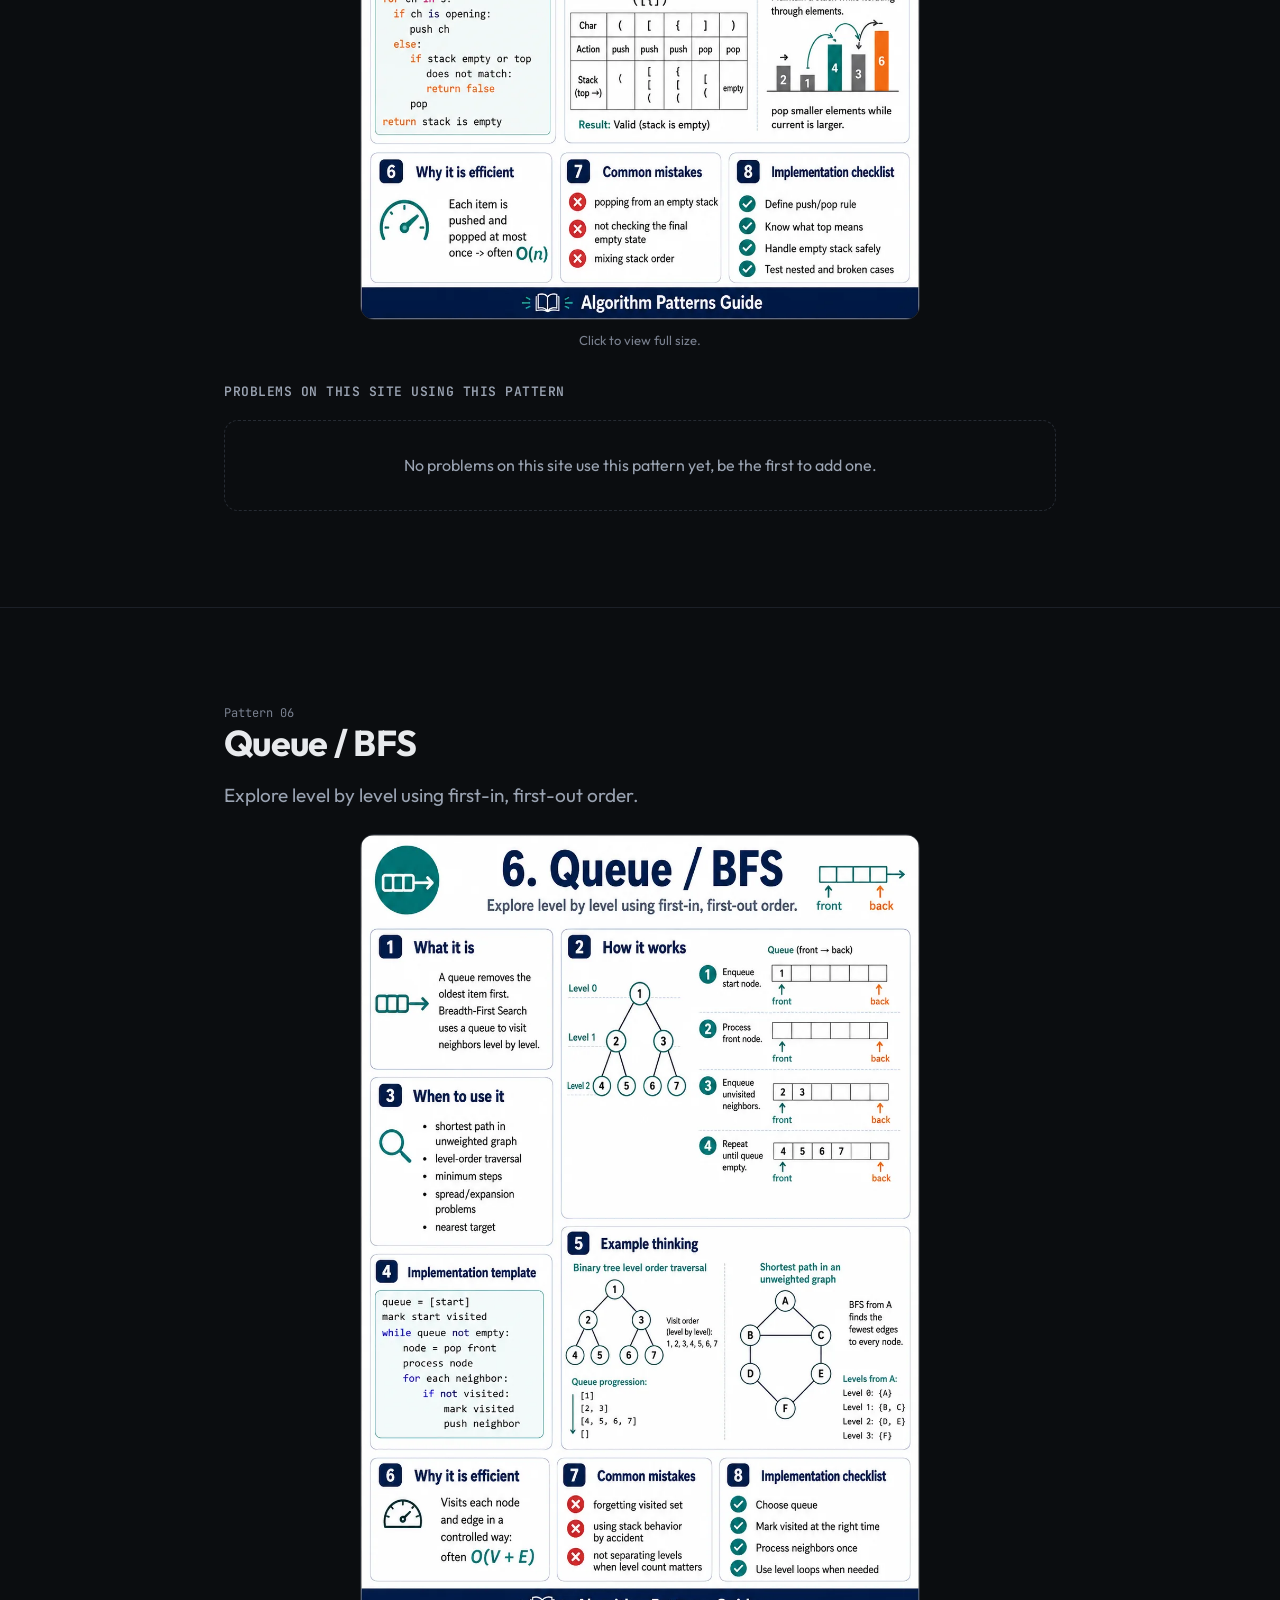
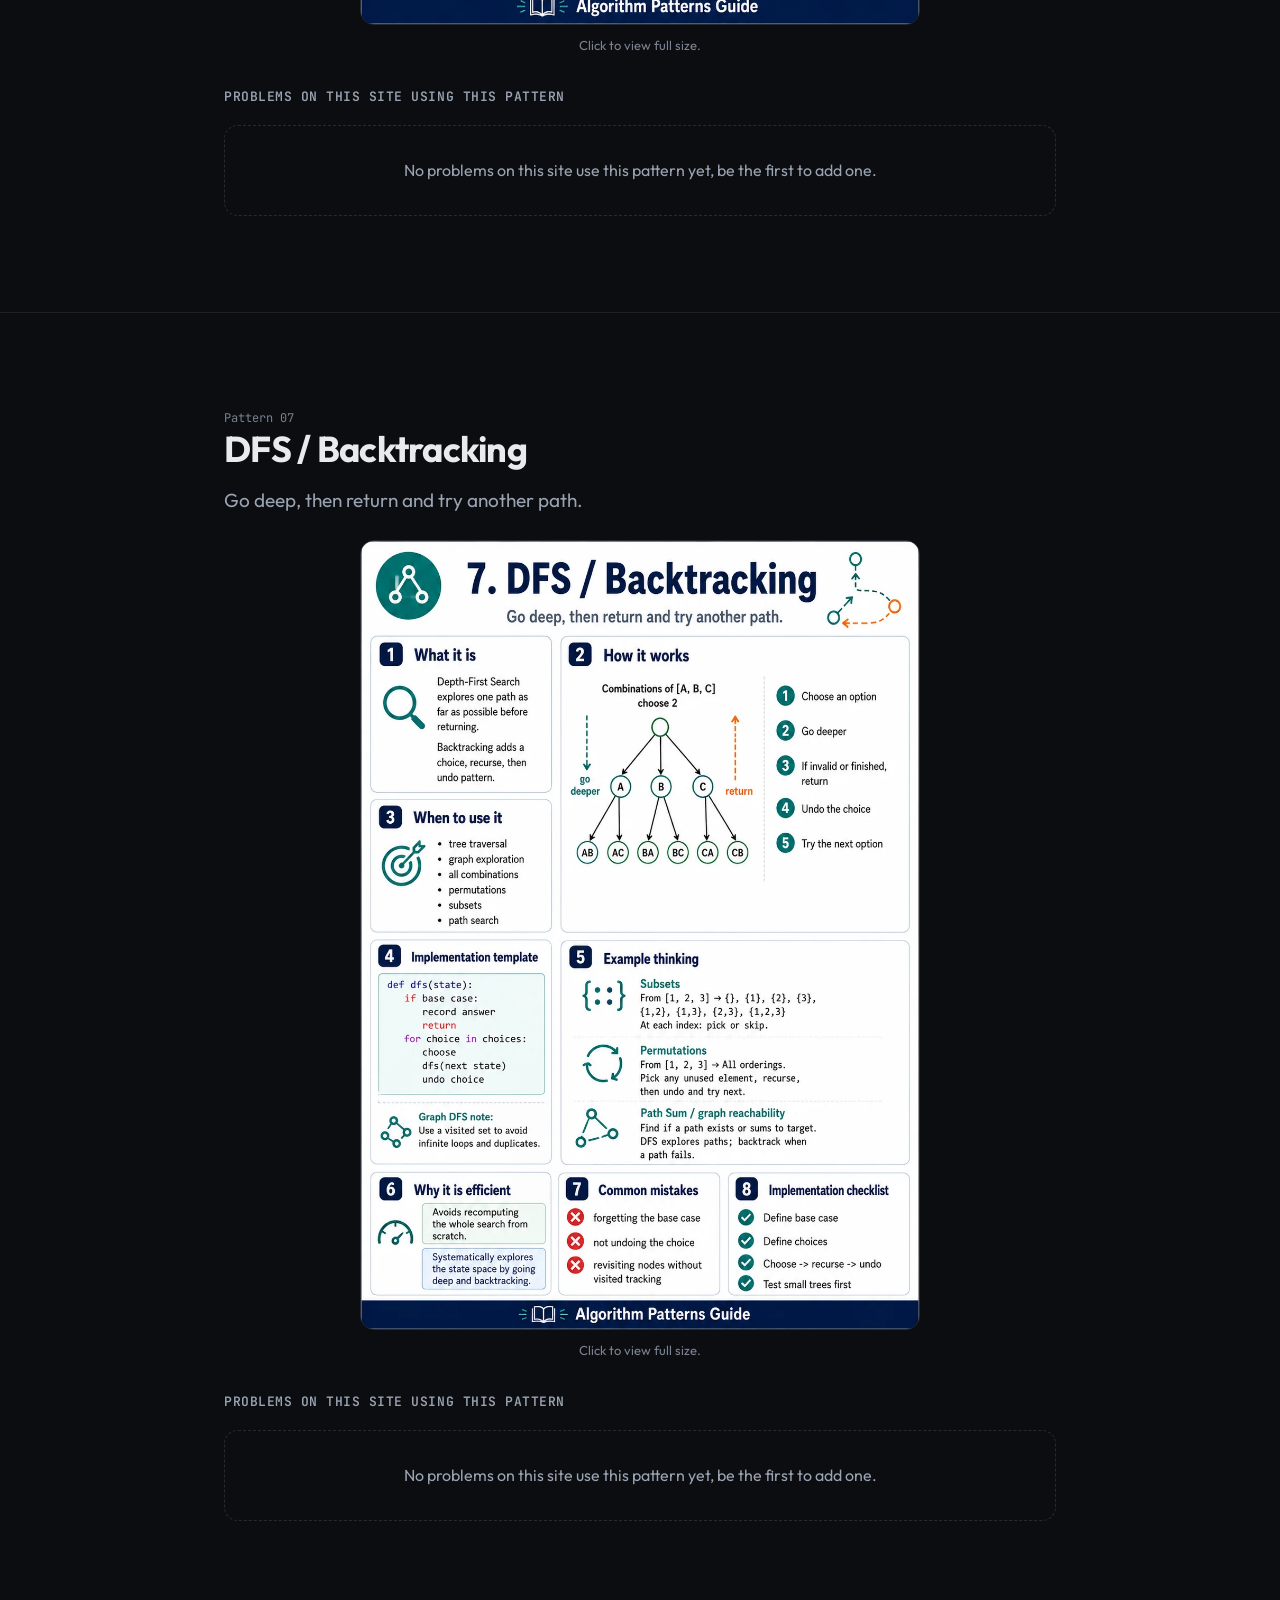
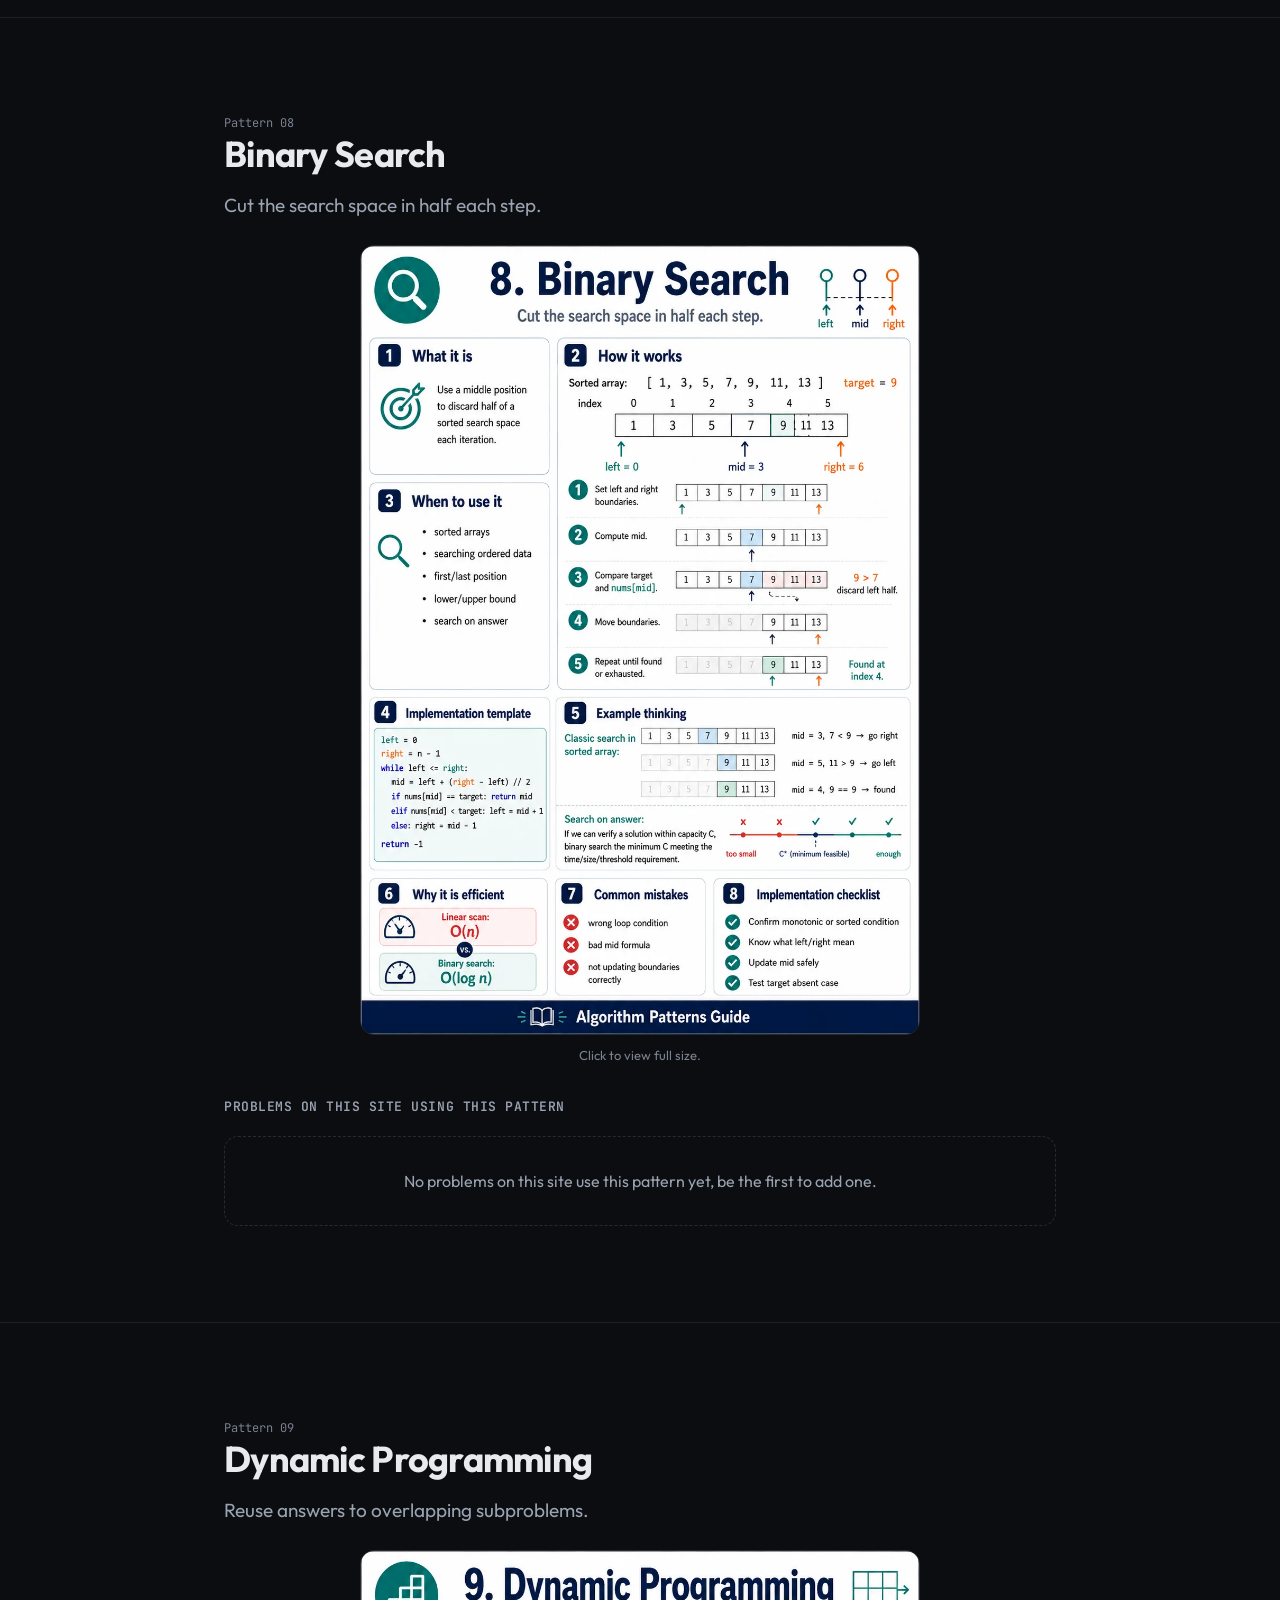
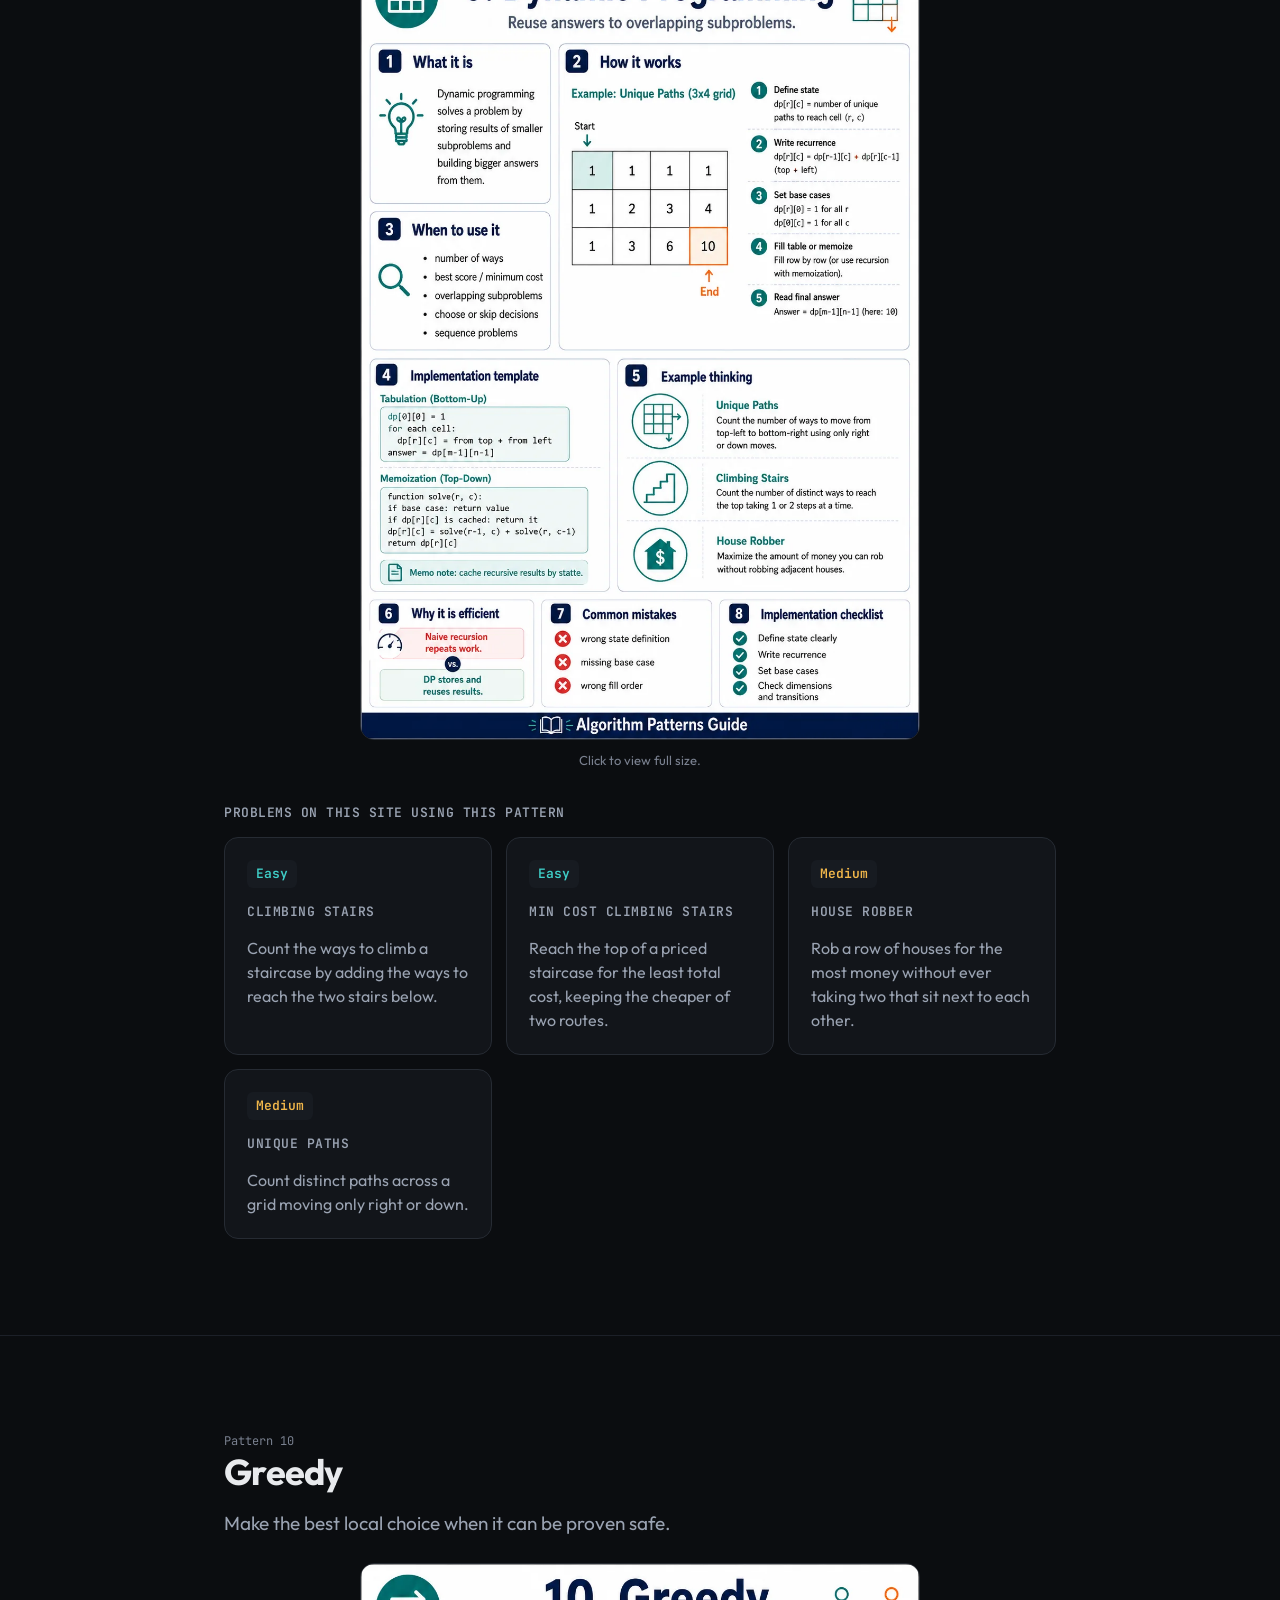
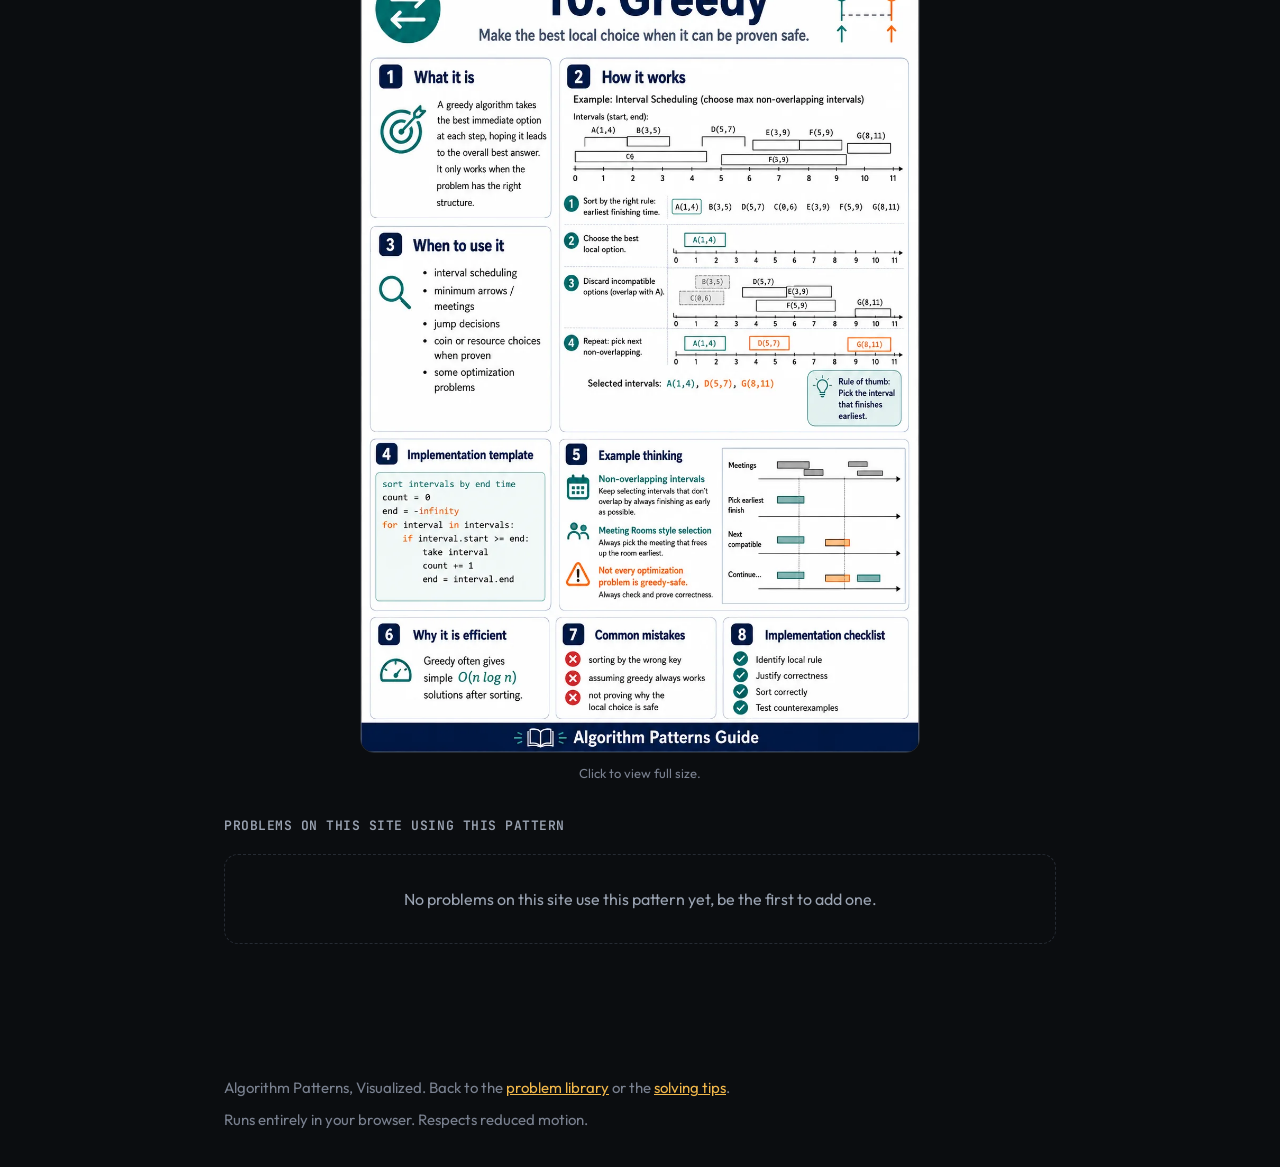
<file: patterns.html>
<!doctype html>
<html lang="en">
<head>
<meta charset="UTF-8">
<meta name="viewport" content="width=device-width, initial-scale=1.0">
<title>Pattern Field Guide: Algorithm Patterns, Visualized</title>
<meta name="description" content="A field guide to the recurring algorithm patterns behind this site's interactive problems: what each one is, when to reach for it, and which problems on this site use it.">
<link rel="icon" href="assets/img/favicon.svg">
<link rel="preconnect" href="https://fonts.googleapis.com">
<link rel="preconnect" href="https://fonts.gstatic.com" crossorigin>
<link href="https://fonts.googleapis.com/css2?family=Outfit:wght@400;500;600;700;800&family=JetBrains+Mono:wght@400;500;600;700&display=swap" rel="stylesheet">
<link rel="stylesheet" href="assets/css/base.css">
<style>
  /* Bespoke to the pattern field guide: the jump-nav, each pattern's figure, and its
     cross-linked "problems using this pattern" list. */
  .field-guide{padding-top:clamp(48px,7vw,72px)}

  .jumpnav{display:flex;flex-wrap:wrap;gap:8px;margin-top:28px}
  .jumpnav a{
    font-family:var(--mono);font-size:12.5px;font-weight:600;color:var(--text-muted);
    background:var(--surface);border:1px solid var(--border);border-radius:999px;
    padding:6px 12px;text-decoration:none;
  }
  .jumpnav a:hover{color:var(--text);border-color:var(--text-faint)}

  .pattern-section .order{font-family:var(--mono);font-size:12px;color:var(--text-faint)}
  .pattern-figure{display:block;margin:24px auto 0;max-width:560px;text-decoration:none}
  .pattern-figure img{
    display:block;width:100%;height:auto;border-radius:var(--radius);border:1px solid var(--border);
  }
  .pattern-figure-cap{text-align:center;font-size:13px;color:var(--text-faint);margin-top:10px}

  .related-problems{margin-top:32px}
  .related-problems h3{
    font-family:var(--mono);font-size:13px;letter-spacing:.04em;color:var(--text-muted);
    font-weight:600;text-transform:uppercase;margin-bottom:14px;
  }
  .related-grid{display:grid;grid-template-columns:repeat(auto-fill,minmax(260px,1fr));gap:14px}
</style>
</head>
<body>
<a class="skip-link" href="#main">Skip to content</a>

<nav class="nav">
  <div class="wrap">
    <a class="wordmark" href="index.html"><span class="dot">▣</span> algo-patterns</a>
    <div class="nav-actions">
      <ul class="nav-links">
        <li><a href="index.html">Problems</a></li>
        <li><a href="learn.html">Learn</a></li>
        <li><a href="patterns.html" aria-current="page">Patterns</a></li>
        <li><a href="tips.html">Tips</a></li>
      </ul>
      <div class="fs-control" role="group" aria-label="Text size">
        <button type="button" class="fs-btn" id="fsDown" aria-label="Decrease text size">A&minus;</button>
        <button type="button" class="fs-btn fs-readout" id="fsReset" aria-label="Reset text size" title="Reset text size">100%</button>
        <button type="button" class="fs-btn" id="fsUp" aria-label="Increase text size">A+</button>
      </div>
    </div>
  </div>
</nav>

<main id="main">
  <section class="field-guide">
    <div class="wrap">
      <p class="eyebrow">Pattern Field Guide</p>
      <h1>The patterns behind the problems</h1>
      <p class="lede">Most algorithm problems are a familiar pattern wearing a new costume. Skim these first, then jump into <a href="index.html">the problem library</a> to watch each one play out step by step.</p>
      <nav class="jumpnav" id="jumpnav" aria-label="Jump to a pattern"></nav>
    </div>
  </section>

  <div id="patternSections"></div>
</main>

<footer>
  <div class="wrap footer-row">
    <span>Algorithm Patterns, Visualized. Back to the <a href="index.html">problem library</a> or the <a href="tips.html">solving tips</a>.</span>
    <span>Runs entirely in your browser. Respects reduced motion.</span>
  </div>
</footer>

<script src="assets/js/patterns-data.js"></script>
<script src="assets/js/problems-data.js"></script>
<script>
(function () {
  "use strict";

  var jumpnavEl = document.getElementById("jumpnav");
  var sectionsEl = document.getElementById("patternSections");

  if (typeof PATTERNS === "undefined") {
    sectionsEl.innerHTML = '<div class="wrap"><div class="error-note">Could not load the pattern list, check that assets/js/patterns-data.js is linked correctly.</div></div>';
    return;
  }

  var patterns = PATTERNS.slice().sort(function (a, b) { return a.order - b.order; });
  var problems = typeof PROBLEMS !== "undefined" ? PROBLEMS : [];

  function relatedProblemsHtml(pattern) {
    var related = problems.filter(function (p) { return p.pattern === pattern.title; });
    if (!related.length) {
      return '<div class="empty-note">No problems on this site use this pattern yet, be the first to add one.</div>';
    }
    var cards = related.map(function (p) {
      var diffClass = "difficulty-" + p.difficulty.toLowerCase();
      return '<a class="problem-card" href="' + p.path + '">' +
        '<div class="tag-row"><span class="tag ' + diffClass + '">' + p.difficulty + '</span></div>' +
        '<h3>' + p.title + '</h3>' +
        '<p>' + p.summary + '</p>' +
      '</a>';
    }).join("");
    return '<div class="related-grid">' + cards + '</div>';
  }

  function sectionHtml(pattern, index) {
    var orderLabel = String(pattern.order).padStart(2, "0");
    return (
      '<section class="pattern-section" id="' + pattern.slug + '">' +
        '<div class="wrap">' +
          '<p class="order">Pattern ' + orderLabel + '</p>' +
          '<h2>' + pattern.title + '</h2>' +
          '<p class="lede">' + pattern.tagline + '</p>' +
          '<a class="pattern-figure" href="' + pattern.image + '" target="_blank" rel="noopener">' +
            '<img src="' + pattern.image + '" alt="' + pattern.imageAlt + '" width="1055" height="1491">' +
          '</a>' +
          '<p class="pattern-figure-cap">Click to view full size.</p>' +
          '<div class="related-problems">' +
            '<h3>Problems on this site using this pattern</h3>' +
            relatedProblemsHtml(pattern) +
          '</div>' +
        '</div>' +
      '</section>'
    );
  }

  jumpnavEl.innerHTML = patterns.map(function (p) {
    return '<a href="#' + p.slug + '">' + p.title + '</a>';
  }).join("");

  sectionsEl.innerHTML = patterns.map(sectionHtml).join("");
})();
</script>
<script src="assets/js/font-scale.js"></script>
</body>
</html>
</file>
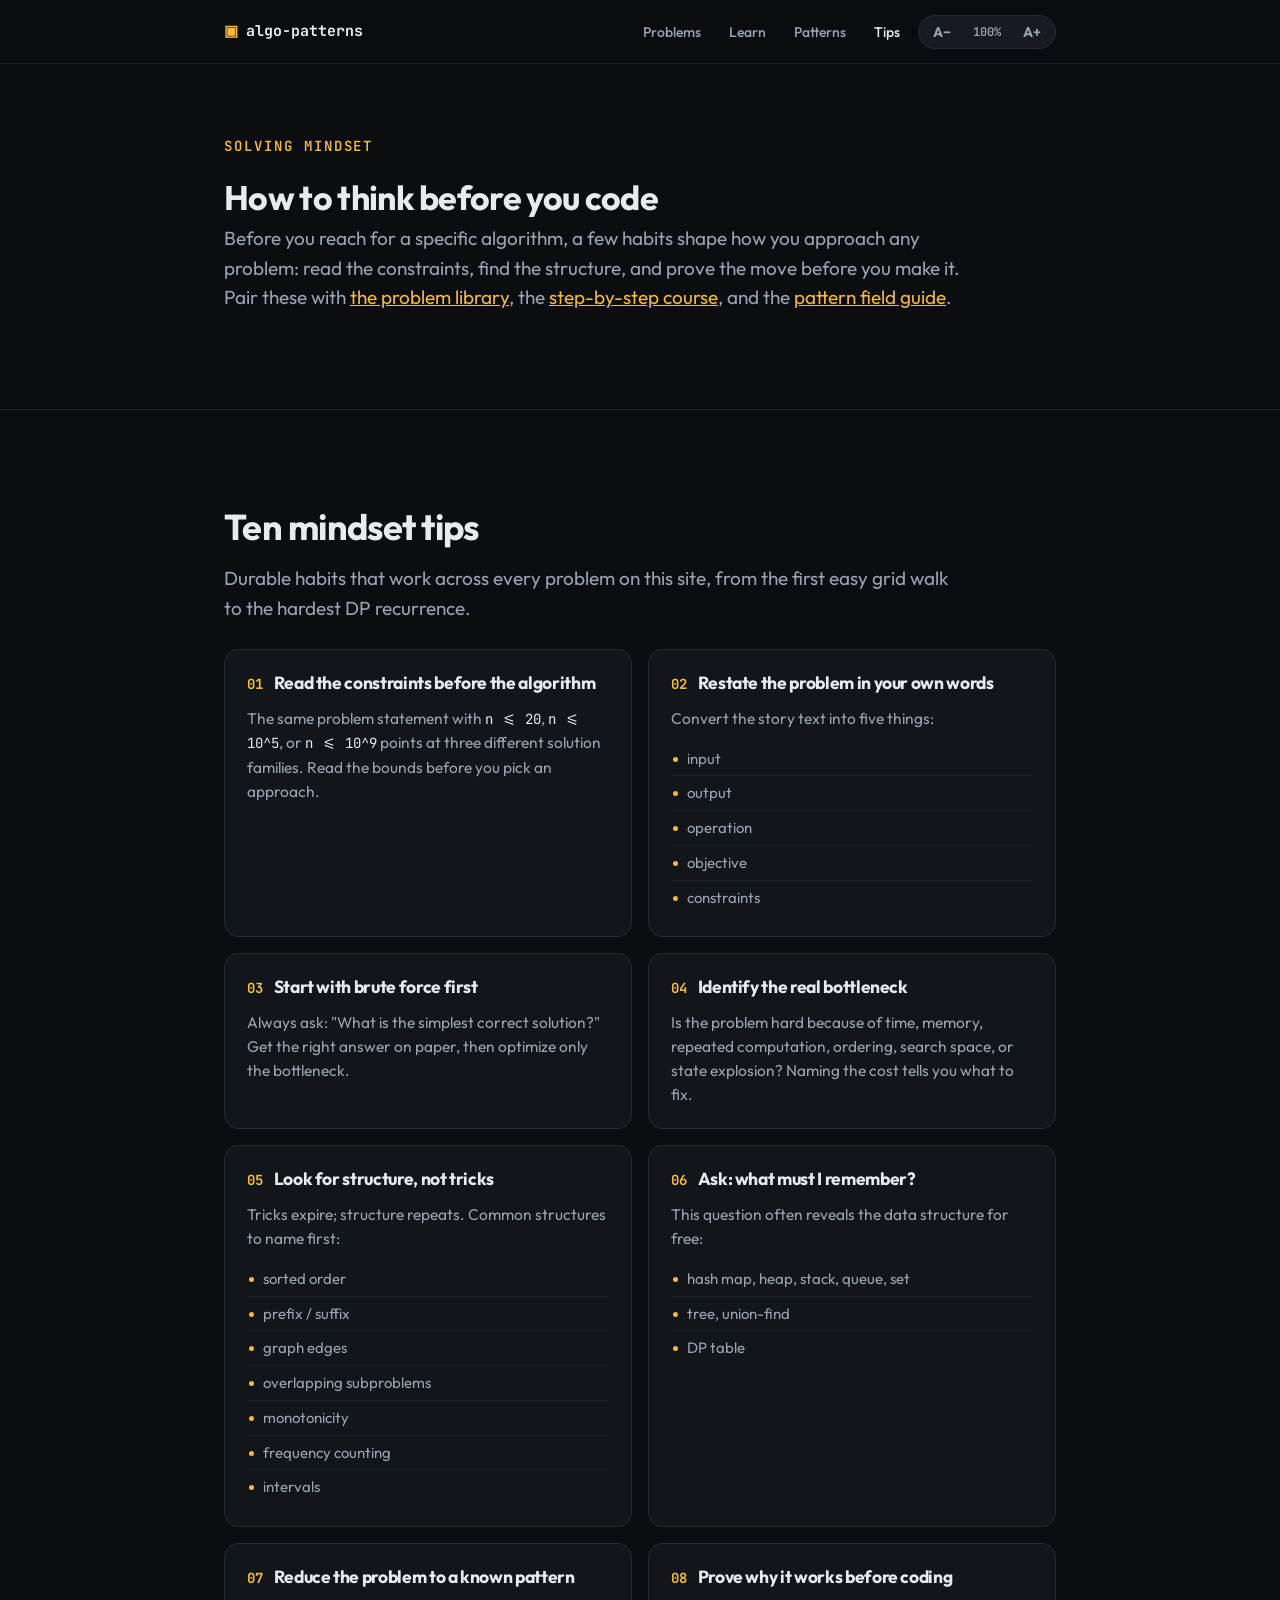
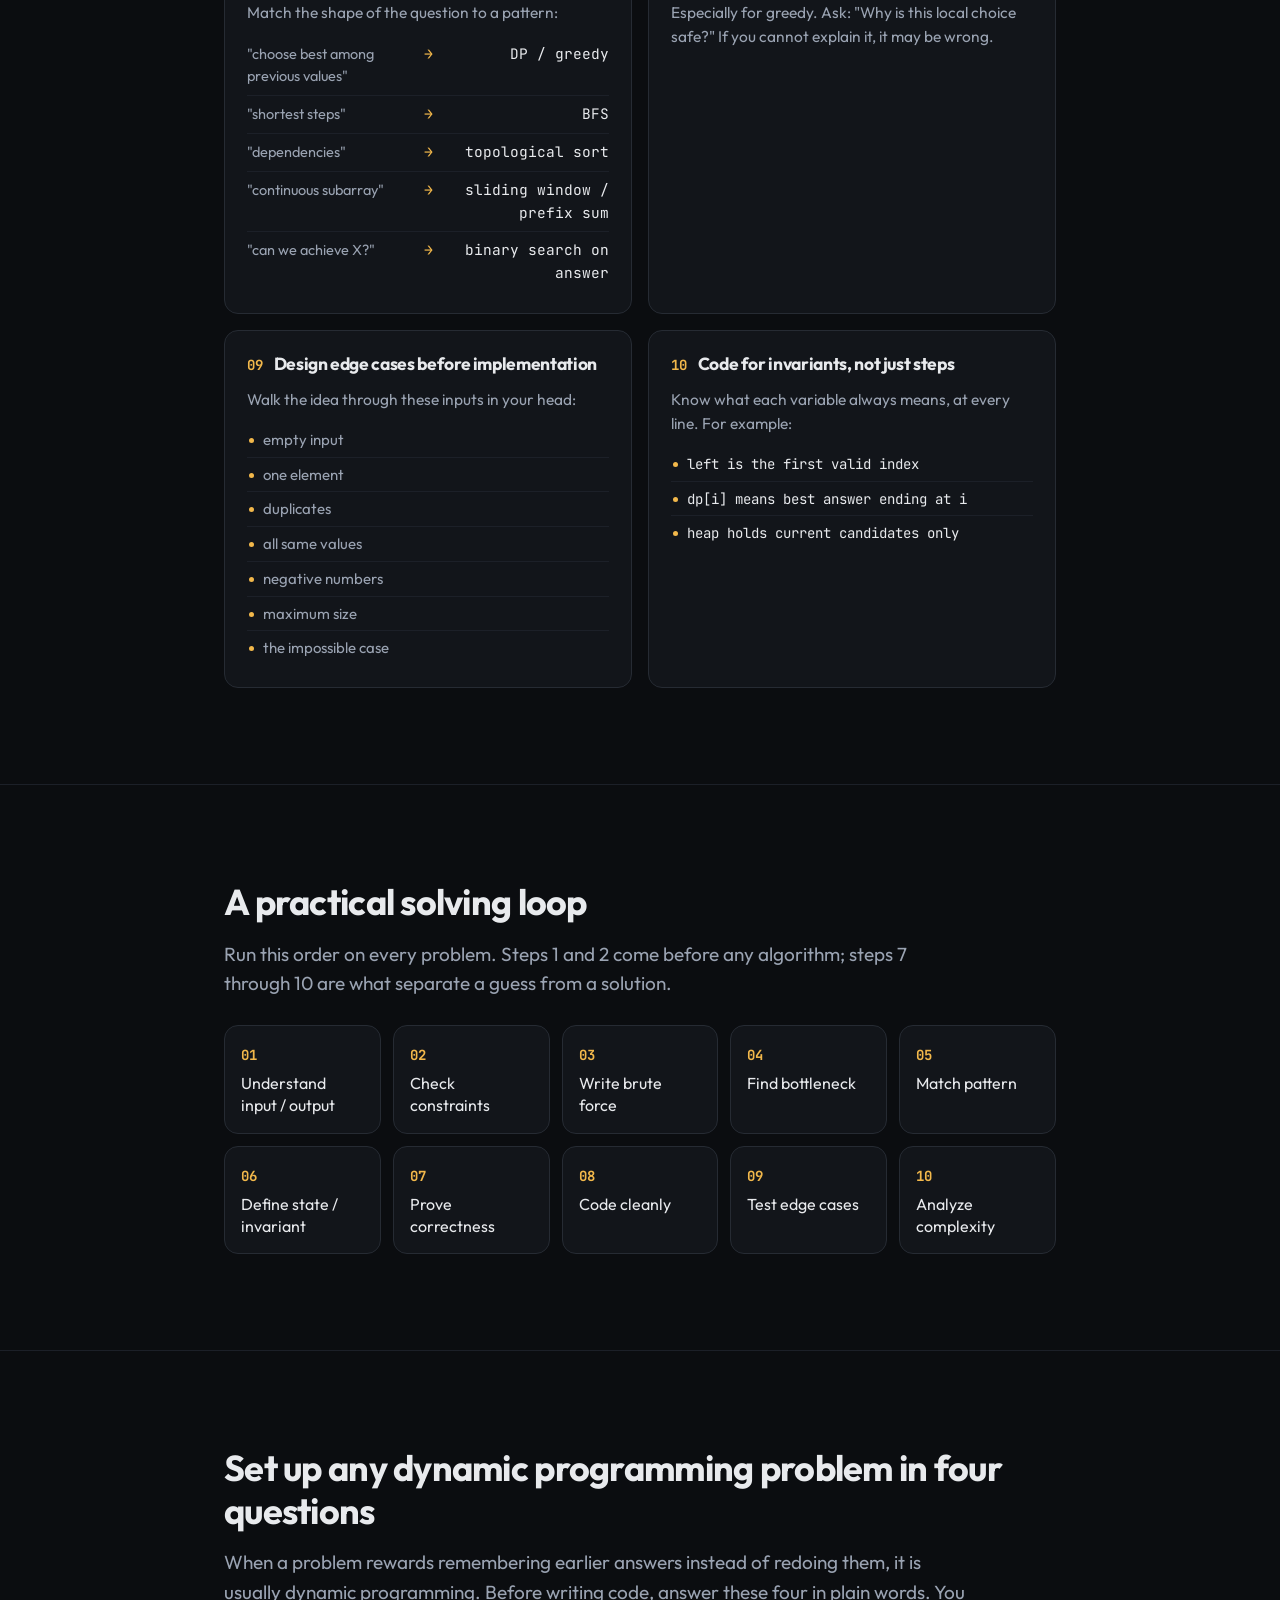
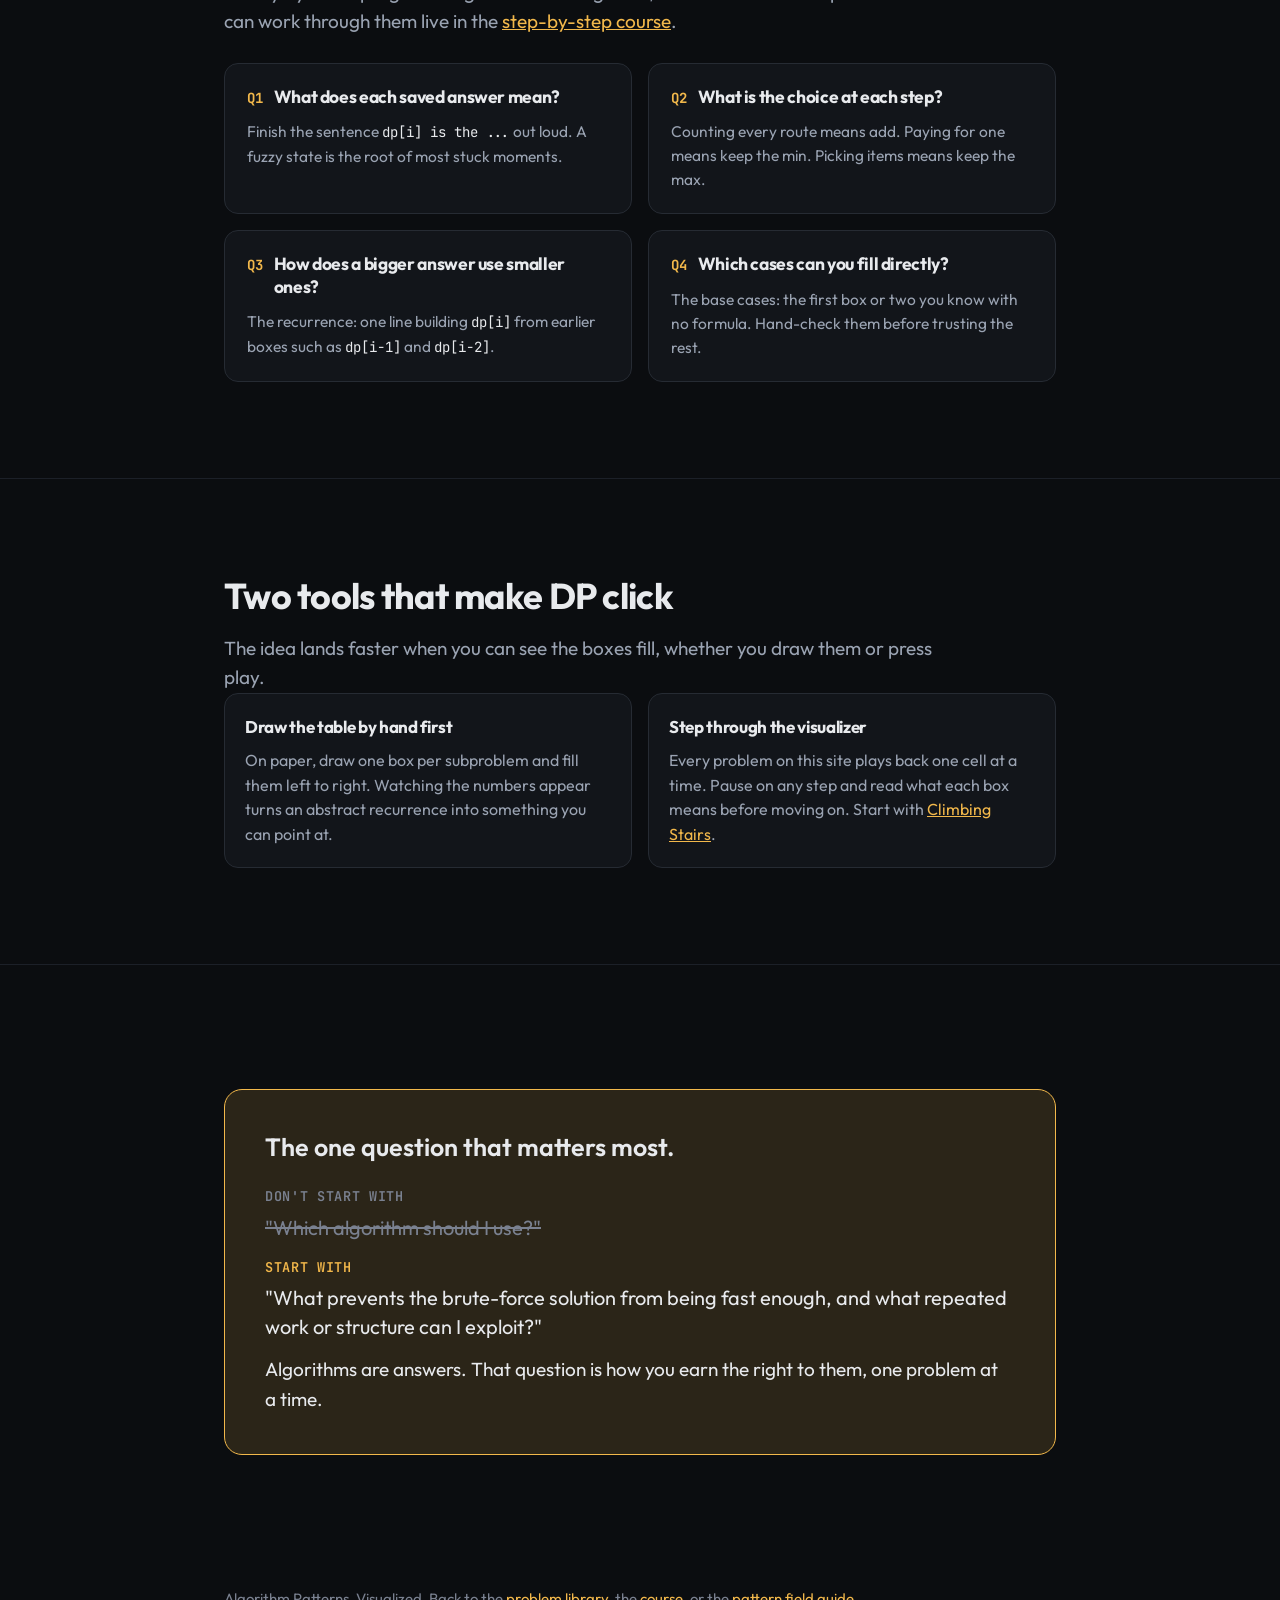
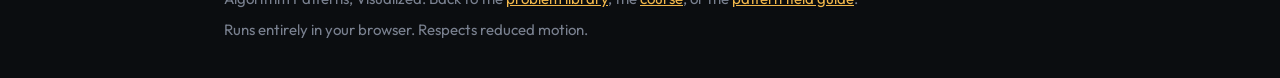
<file: tips.html>
<!doctype html>
<html lang="en">
<head>
<meta charset="UTF-8">
<meta name="viewport" content="width=device-width, initial-scale=1.0">
<title>Solving Mindset: Algorithm Patterns, Visualized</title>
<meta name="description" content="Ten mindset tips, a practical ten-step solving loop, and the one question to ask first when you approach an algorithm problem.">
<link rel="icon" href="assets/img/favicon.svg">
<link rel="preconnect" href="https://fonts.googleapis.com">
<link rel="preconnect" href="https://fonts.gstatic.com" crossorigin>
<link href="https://fonts.googleapis.com/css2?family=Outfit:wght@400;500;600;700;800&family=JetBrains+Mono:wght@400;500;600;700&display=swap" rel="stylesheet">
<link rel="stylesheet" href="assets/css/base.css">
<style>
  /* Bespoke to the tips page: the numbered mindset cards, the solving-loop grid, and the
     closing mindset-contrast callout. Text sizes ride the site-wide --fs scaler (see
     assets/css/base.css); the +/- control lives in the header on every page. */

  .tips-hero{padding-top:clamp(48px,7vw,72px)}

  .tip-grid{display:grid;grid-template-columns:repeat(auto-fit,minmax(300px,1fr));gap:16px;margin-top:26px}
  .tip{background:var(--surface);border:1px solid var(--border);border-radius:var(--radius);padding:22px;transition:border-color .2s var(--ease)}
  .tip:hover{border-color:var(--text-faint)}
  .tip-head{display:flex;align-items:baseline;gap:10px;margin-bottom:10px}
  .tip-num{font-family:var(--mono);font-size:calc(14px * var(--fs));font-weight:700;color:var(--accent);letter-spacing:.02em;flex-shrink:0}
  .tip-head h3{font-size:calc(17.5px * var(--fs));line-height:1.3}
  .tip > p{font-size:calc(15.5px * var(--fs));color:var(--text-muted);line-height:1.55}
  .tip code{font-family:var(--mono);font-size:calc(14px * var(--fs));color:var(--text)}

  .sublist{margin:12px 0 0;padding:0;list-style:none}
  .sublist li{font-size:calc(15px * var(--fs));color:var(--text-muted);padding:6px 0 6px 16px;border-top:1px solid var(--border-soft);position:relative;line-height:1.45}
  .sublist li:first-child{border-top:none}
  .sublist li::before{content:"";position:absolute;left:2px;top:calc(15px * var(--fs));width:5px;height:5px;border-radius:50%;background:var(--accent)}
  .sublist code{font-size:calc(14px * var(--fs));color:var(--text)}

  .maplist{margin:12px 0 0;padding:0;list-style:none}
  .maplist li{display:flex;gap:10px;align-items:baseline;padding:7px 0;border-top:1px solid var(--border-soft)}
  .maplist li:first-child{border-top:none}
  .maplist .from{font-size:calc(14.5px * var(--fs));color:var(--text-muted);flex:1}
  .maplist .arr{color:var(--accent);font-family:var(--mono);font-size:calc(15px * var(--fs))}
  .maplist .to{font-family:var(--mono);font-size:calc(14.5px * var(--fs));color:var(--text);flex:1;text-align:right}

  .loop{display:grid;grid-template-columns:repeat(auto-fill,minmax(150px,1fr));gap:12px;margin-top:26px}
  .loop-step{background:var(--surface);border:1px solid var(--border);border-radius:var(--radius);padding:16px}
  .loop-num{font-family:var(--mono);font-size:calc(14px * var(--fs));font-weight:700;color:var(--accent)}
  .loop-step p{font-size:calc(16px * var(--fs));color:var(--text);margin-top:7px;line-height:1.35}

  .mindset-contrast{margin-top:22px;display:grid;gap:16px}
  .mindset-q{margin:0;font-family:var(--sans);font-size:calc(clamp(17px,2.2vw,20px) * var(--fs));line-height:1.45}
  .mindset-q .qtag{display:block;font-family:var(--mono);font-size:calc(13.5px * var(--fs));letter-spacing:.05em;text-transform:uppercase;color:var(--text-faint);margin-bottom:6px;font-weight:600}
  .mindset-q.nope{color:var(--text-faint)}
  .mindset-q.nope .quote{text-decoration:line-through;text-decoration-color:var(--text-faint)}
  .mindset-q.yep{color:var(--text)}
  .mindset-q.yep .qtag{color:var(--accent)}
</style>
</head>
<body>
<a class="skip-link" href="#main">Skip to content</a>

<nav class="nav">
  <div class="wrap">
    <a class="wordmark" href="index.html"><span class="dot">&#9635;</span> algo-patterns</a>
    <div class="nav-actions">
      <ul class="nav-links">
        <li><a href="index.html">Problems</a></li>
        <li><a href="learn.html">Learn</a></li>
        <li><a href="patterns.html">Patterns</a></li>
        <li><a href="tips.html" aria-current="page">Tips</a></li>
      </ul>
      <div class="fs-control" role="group" aria-label="Text size">
        <button type="button" class="fs-btn" id="fsDown" aria-label="Decrease text size">A&minus;</button>
        <button type="button" class="fs-btn fs-readout" id="fsReset" aria-label="Reset text size" title="Reset text size">100%</button>
        <button type="button" class="fs-btn" id="fsUp" aria-label="Increase text size">A+</button>
      </div>
    </div>
  </div>
</nav>

<main id="main">
  <section class="tips-hero">
    <div class="wrap">
      <p class="eyebrow">Solving Mindset</p>
      <h1>How to think before you code</h1>
      <p class="lede">Before you reach for a specific algorithm, a few habits shape how you approach any problem: read the constraints, find the structure, and prove the move before you make it. Pair these with <a href="index.html">the problem library</a>, the <a href="learn.html">step-by-step course</a>, and the <a href="patterns.html">pattern field guide</a>.</p>
    </div>
  </section>

  <section>
    <div class="wrap">
      <h2>Ten mindset tips</h2>
      <p class="lede">Durable habits that work across every problem on this site, from the first easy grid walk to the hardest DP recurrence.</p>
      <div class="tip-grid">
        <article class="tip">
          <div class="tip-head"><span class="tip-num">01</span><h3>Read the constraints before the algorithm</h3></div>
          <p>The same problem statement with <code>n &lt;= 20</code>, <code>n &lt;= 10^5</code>, or <code>n &lt;= 10^9</code> points at three different solution families. Read the bounds before you pick an approach.</p>
        </article>

        <article class="tip">
          <div class="tip-head"><span class="tip-num">02</span><h3>Restate the problem in your own words</h3></div>
          <p>Convert the story text into five things:</p>
          <ul class="sublist">
            <li>input</li>
            <li>output</li>
            <li>operation</li>
            <li>objective</li>
            <li>constraints</li>
          </ul>
        </article>

        <article class="tip">
          <div class="tip-head"><span class="tip-num">03</span><h3>Start with brute force first</h3></div>
          <p>Always ask: "What is the simplest correct solution?" Get the right answer on paper, then optimize only the bottleneck.</p>
        </article>

        <article class="tip">
          <div class="tip-head"><span class="tip-num">04</span><h3>Identify the real bottleneck</h3></div>
          <p>Is the problem hard because of time, memory, repeated computation, ordering, search space, or state explosion? Naming the cost tells you what to fix.</p>
        </article>

        <article class="tip">
          <div class="tip-head"><span class="tip-num">05</span><h3>Look for structure, not tricks</h3></div>
          <p>Tricks expire; structure repeats. Common structures to name first:</p>
          <ul class="sublist">
            <li>sorted order</li>
            <li>prefix / suffix</li>
            <li>graph edges</li>
            <li>overlapping subproblems</li>
            <li>monotonicity</li>
            <li>frequency counting</li>
            <li>intervals</li>
          </ul>
        </article>

        <article class="tip">
          <div class="tip-head"><span class="tip-num">06</span><h3>Ask: what must I remember?</h3></div>
          <p>This question often reveals the data structure for free:</p>
          <ul class="sublist">
            <li>hash map, heap, stack, queue, set</li>
            <li>tree, union-find</li>
            <li>DP table</li>
          </ul>
        </article>

        <article class="tip">
          <div class="tip-head"><span class="tip-num">07</span><h3>Reduce the problem to a known pattern</h3></div>
          <p>Match the shape of the question to a pattern:</p>
          <ul class="maplist">
            <li><span class="from">"choose best among previous values"</span><span class="arr">&rarr;</span><span class="to">DP / greedy</span></li>
            <li><span class="from">"shortest steps"</span><span class="arr">&rarr;</span><span class="to">BFS</span></li>
            <li><span class="from">"dependencies"</span><span class="arr">&rarr;</span><span class="to">topological sort</span></li>
            <li><span class="from">"continuous subarray"</span><span class="arr">&rarr;</span><span class="to">sliding window / prefix sum</span></li>
            <li><span class="from">"can we achieve X?"</span><span class="arr">&rarr;</span><span class="to">binary search on answer</span></li>
          </ul>
        </article>

        <article class="tip">
          <div class="tip-head"><span class="tip-num">08</span><h3>Prove why it works before coding</h3></div>
          <p>Especially for greedy. Ask: "Why is this local choice safe?" If you cannot explain it, it may be wrong.</p>
        </article>

        <article class="tip">
          <div class="tip-head"><span class="tip-num">09</span><h3>Design edge cases before implementation</h3></div>
          <p>Walk the idea through these inputs in your head:</p>
          <ul class="sublist">
            <li>empty input</li>
            <li>one element</li>
            <li>duplicates</li>
            <li>all same values</li>
            <li>negative numbers</li>
            <li>maximum size</li>
            <li>the impossible case</li>
          </ul>
        </article>

        <article class="tip">
          <div class="tip-head"><span class="tip-num">10</span><h3>Code for invariants, not just steps</h3></div>
          <p>Know what each variable always means, at every line. For example:</p>
          <ul class="sublist">
            <li><code>left is the first valid index</code></li>
            <li><code>dp[i] means best answer ending at i</code></li>
            <li><code>heap holds current candidates only</code></li>
          </ul>
        </article>
      </div>
    </div>
  </section>

  <section>
    <div class="wrap">
      <h2>A practical solving loop</h2>
      <p class="lede">Run this order on every problem. Steps 1 and 2 come before any algorithm; steps 7 through 10 are what separate a guess from a solution.</p>
      <div class="loop">
        <div class="loop-step"><span class="loop-num">01</span><p>Understand input / output</p></div>
        <div class="loop-step"><span class="loop-num">02</span><p>Check constraints</p></div>
        <div class="loop-step"><span class="loop-num">03</span><p>Write brute force</p></div>
        <div class="loop-step"><span class="loop-num">04</span><p>Find bottleneck</p></div>
        <div class="loop-step"><span class="loop-num">05</span><p>Match pattern</p></div>
        <div class="loop-step"><span class="loop-num">06</span><p>Define state / invariant</p></div>
        <div class="loop-step"><span class="loop-num">07</span><p>Prove correctness</p></div>
        <div class="loop-step"><span class="loop-num">08</span><p>Code cleanly</p></div>
        <div class="loop-step"><span class="loop-num">09</span><p>Test edge cases</p></div>
        <div class="loop-step"><span class="loop-num">10</span><p>Analyze complexity</p></div>
      </div>
    </div>
  </section>

  <section>
    <div class="wrap">
      <h2>Set up any dynamic programming problem in four questions</h2>
      <p class="lede">When a problem rewards remembering earlier answers instead of redoing them, it is usually dynamic programming. Before writing code, answer these four in plain words. You can work through them live in the <a href="learn.html">step-by-step course</a>.</p>
      <div class="tip-grid">
        <article class="tip">
          <div class="tip-head"><span class="tip-num">Q1</span><h3>What does each saved answer mean?</h3></div>
          <p>Finish the sentence <code>dp[i] is the ...</code> out loud. A fuzzy state is the root of most stuck moments.</p>
        </article>
        <article class="tip">
          <div class="tip-head"><span class="tip-num">Q2</span><h3>What is the choice at each step?</h3></div>
          <p>Counting every route means add. Paying for one means keep the min. Picking items means keep the max.</p>
        </article>
        <article class="tip">
          <div class="tip-head"><span class="tip-num">Q3</span><h3>How does a bigger answer use smaller ones?</h3></div>
          <p>The recurrence: one line building <code>dp[i]</code> from earlier boxes such as <code>dp[i-1]</code> and <code>dp[i-2]</code>.</p>
        </article>
        <article class="tip">
          <div class="tip-head"><span class="tip-num">Q4</span><h3>Which cases can you fill directly?</h3></div>
          <p>The base cases: the first box or two you know with no formula. Hand-check them before trusting the rest.</p>
        </article>
      </div>
    </div>
  </section>

  <section>
    <div class="wrap">
      <h2>Two tools that make DP click</h2>
      <p class="lede">The idea lands faster when you can see the boxes fill, whether you draw them or press play.</p>
      <div class="callout-row">
        <div class="callout">
          <h3>Draw the table by hand first</h3>
          <p>On paper, draw one box per subproblem and fill them left to right. Watching the numbers appear turns an abstract recurrence into something you can point at.</p>
        </div>
        <div class="callout">
          <h3>Step through the visualizer</h3>
          <p>Every problem on this site plays back one cell at a time. Pause on any step and read what each box means before moving on. Start with <a href="problems/climbing-stairs.html">Climbing Stairs</a>.</p>
        </div>
      </div>
    </div>
  </section>

  <section>
    <div class="wrap">
      <div class="pattern-card">
        <p class="lead">The one question that matters most.</p>
        <div class="mindset-contrast">
          <p class="mindset-q nope">
            <span class="qtag">Don't start with</span>
            <span class="quote">"Which algorithm should I use?"</span>
          </p>
          <p class="mindset-q yep">
            <span class="qtag">Start with</span>
            "What prevents the brute-force solution from being fast enough, and what repeated work or structure can I exploit?"
          </p>
        </div>
        <p class="lede">Algorithms are answers. That question is how you earn the right to them, one problem at a time.</p>
      </div>
    </div>
  </section>
</main>

<footer>
  <div class="wrap footer-row">
    <span>Algorithm Patterns, Visualized. Back to the <a href="index.html">problem library</a>, the <a href="learn.html">course</a>, or the <a href="patterns.html">pattern field guide</a>.</span>
    <span>Runs entirely in your browser. Respects reduced motion.</span>
  </div>
</footer>

<script src="assets/js/font-scale.js"></script>

</body>
</html>
</file>
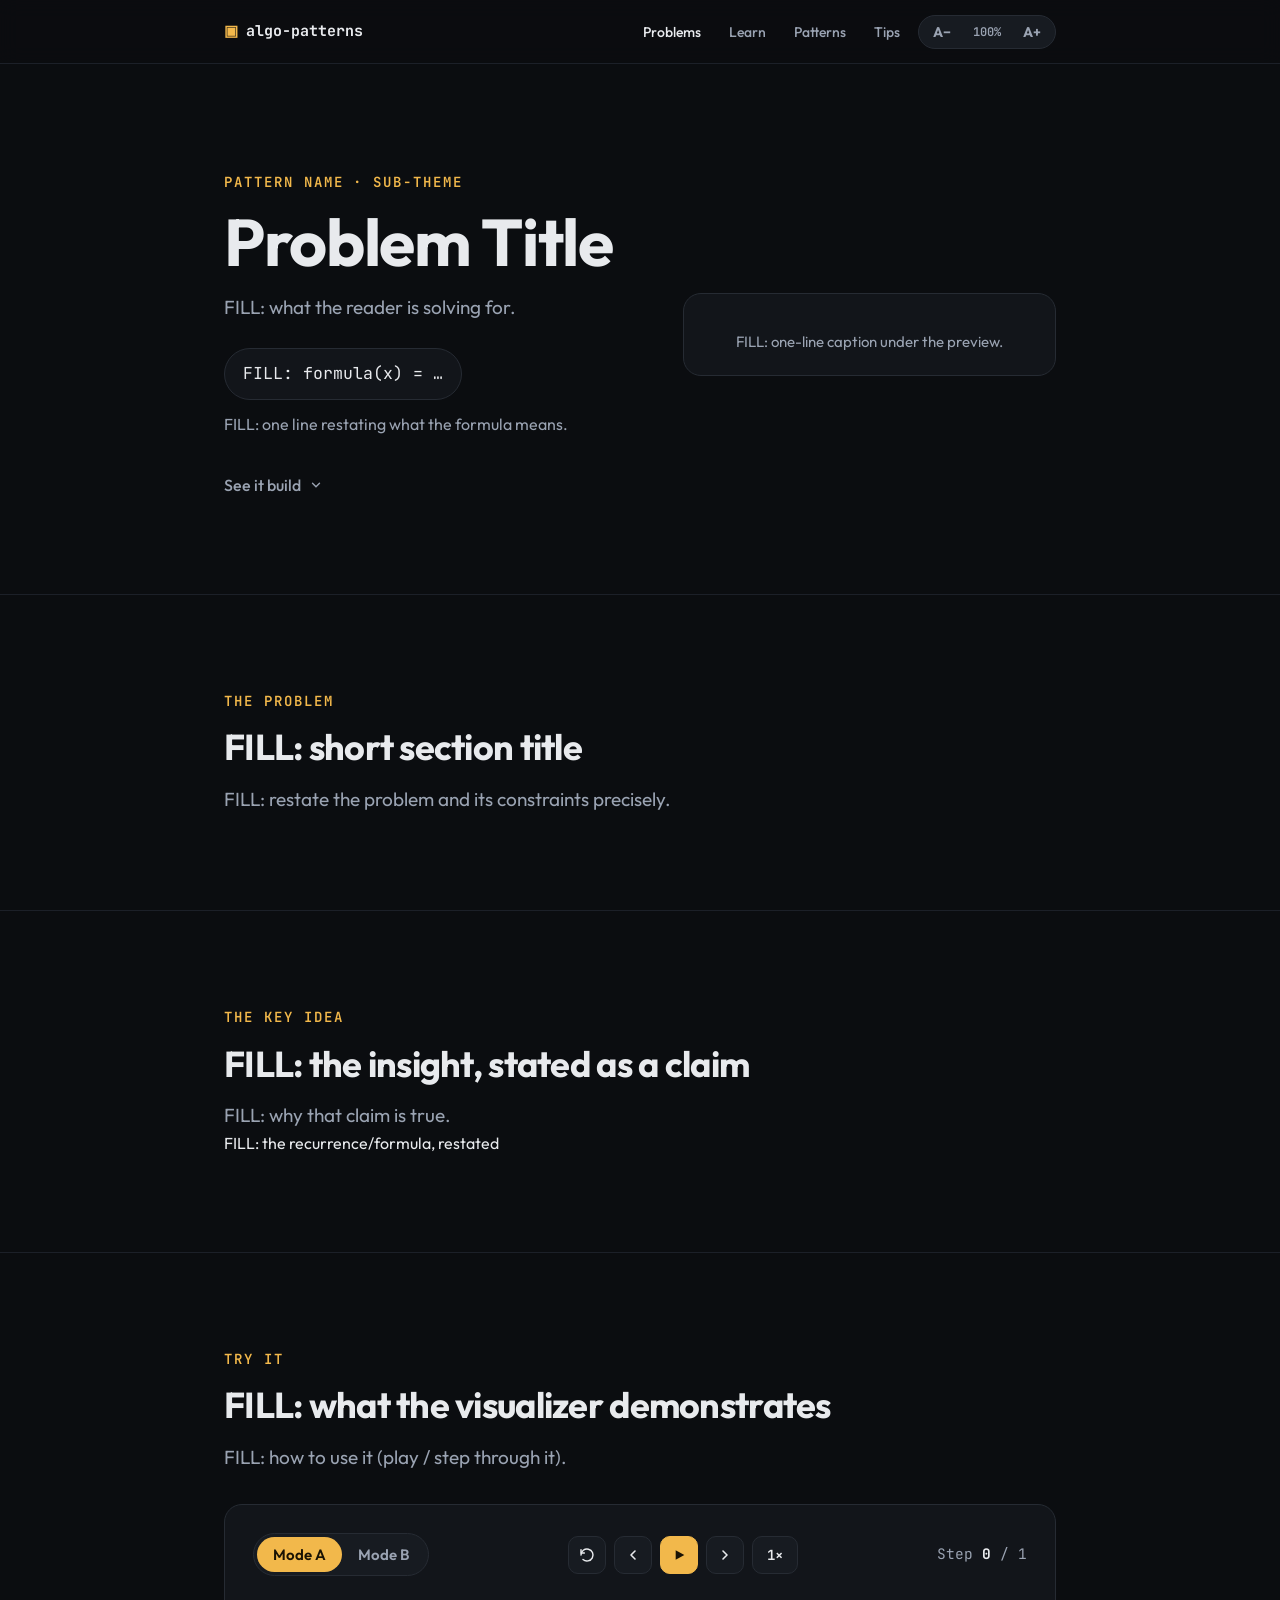
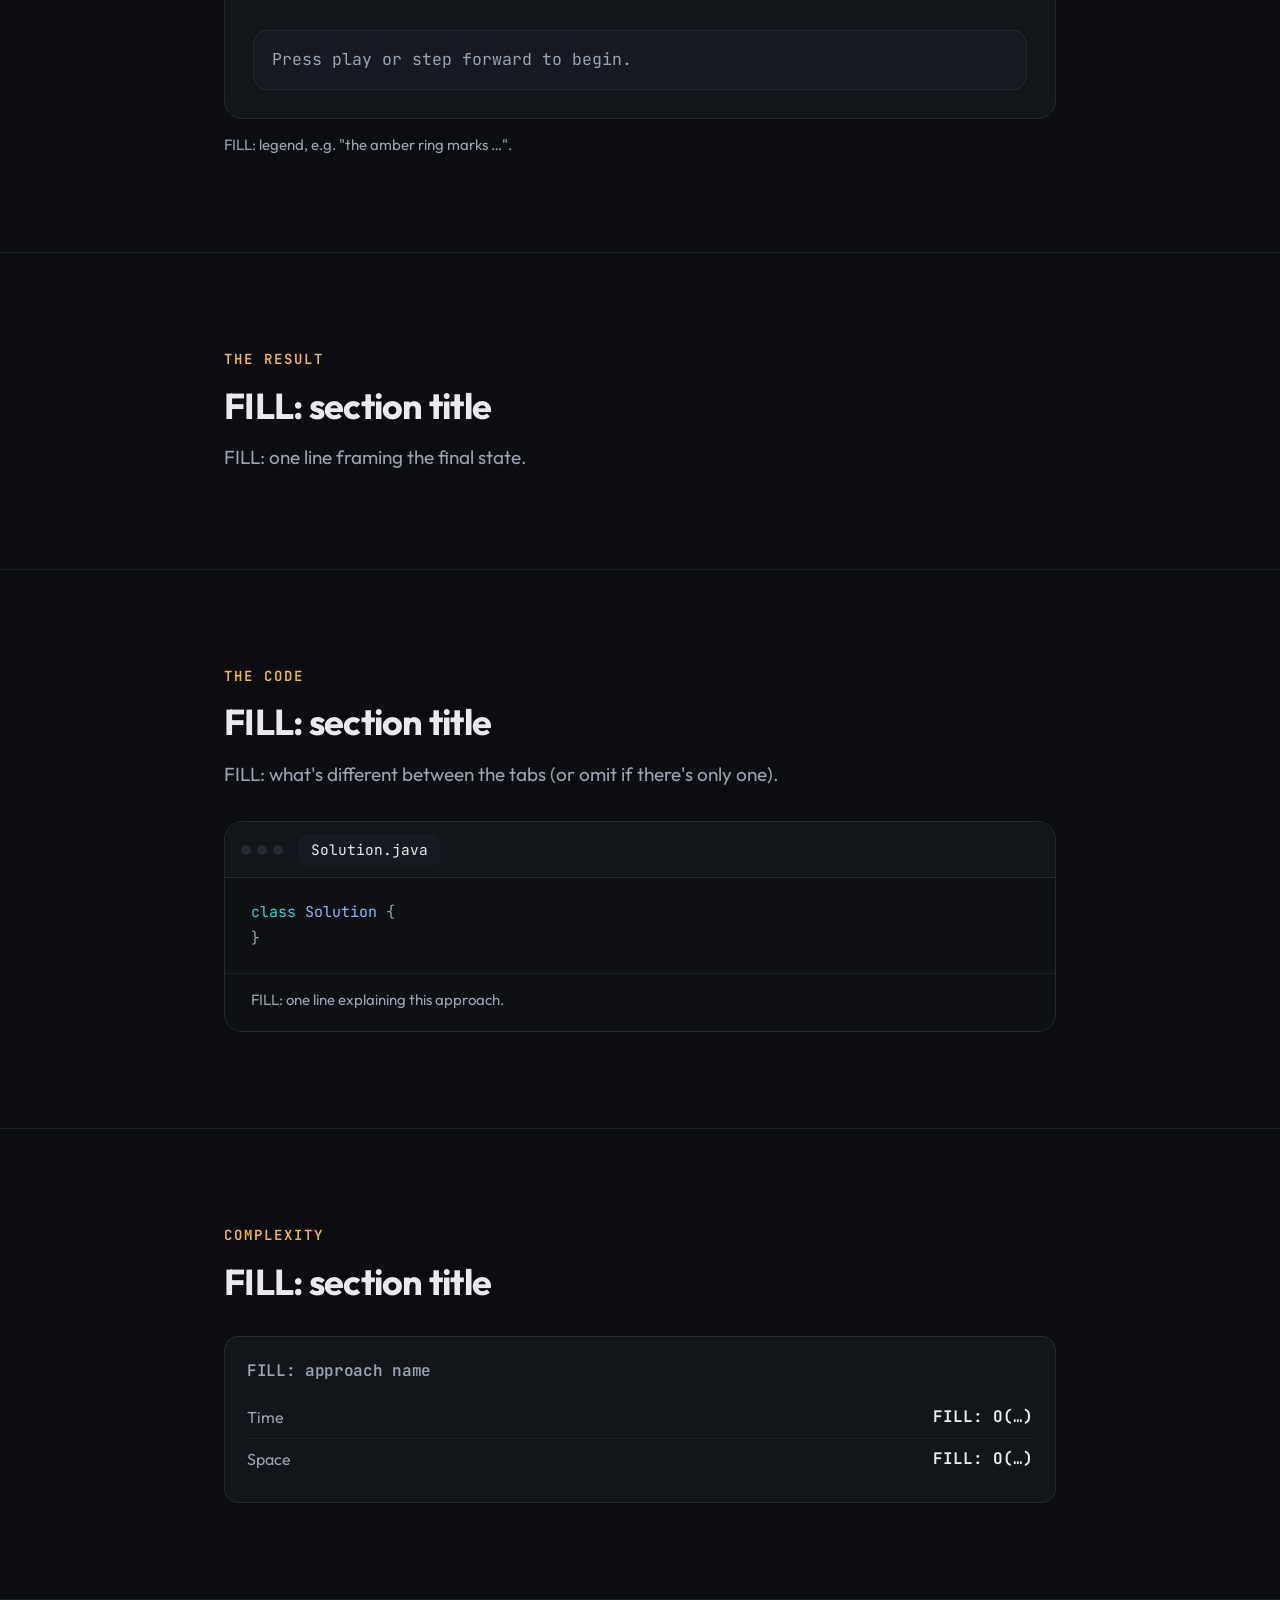
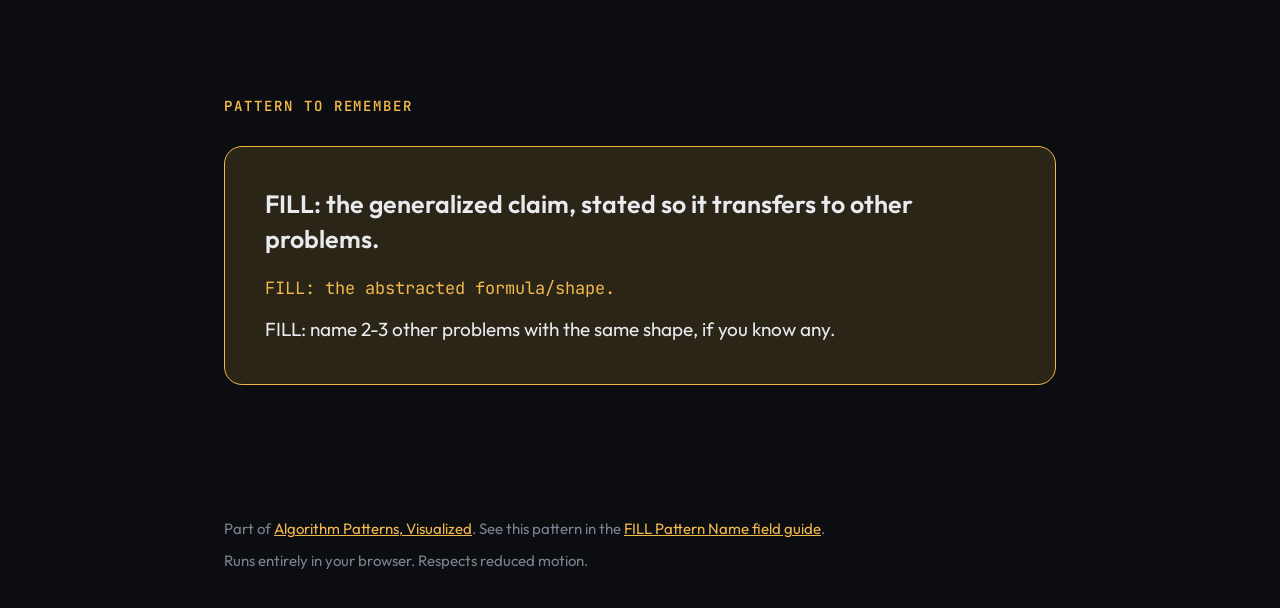
<file: problems/_template.html>
<!doctype html>
<html lang="en">
<head>
<meta charset="UTF-8">
<meta name="viewport" content="width=device-width, initial-scale=1.0">
<!-- FILL: "<Problem Name>: <Pattern Name>, Visualized" -->
<title>Problem Title: Pattern Name, Visualized</title>
<!-- FILL: one sentence, what the visualizer below lets the reader see happen -->
<meta name="description" content="FILL: one-sentence description of this problem and its pattern.">
<link rel="icon" href="../assets/img/favicon.svg">
<link rel="preconnect" href="https://fonts.googleapis.com">
<link rel="preconnect" href="https://fonts.gstatic.com" crossorigin>
<link href="https://fonts.googleapis.com/css2?family=Outfit:wght@400;500;600;700;800&family=JetBrains+Mono:wght@400;500;600;700&display=swap" rel="stylesheet">
<link rel="stylesheet" href="../assets/css/base.css">
<style>
  /* BESPOKE: this problem's visualization CSS goes here -- the grid/array/diagram classes
     that are specific to its visual metaphor (see problems/unique-paths.html for a worked
     example: .dp-grid/.dp-cell, .idea-diagram, .mini-grid, .result-table). Do not add chrome
     here (nav, buttons, code panel, cards) -- that's already in assets/css/base.css.
     If this visualization needs a layout-critical custom property (a cell size, a track
     count, etc.), define it in a :root block HERE, never in base.css -- an undefined custom
     property silently invalidates the whole declaration that reads it. */
</style>
</head>
<body>
<a class="skip-link" href="#main">Skip to content</a>

<nav class="nav">
  <div class="wrap">
    <a class="wordmark" href="../index.html"><span class="dot">▣</span> algo-patterns</a>
    <div class="nav-actions">
      <ul class="nav-links">
        <li><a href="../index.html" aria-current="page">Problems</a></li>
        <li><a href="../learn.html">Learn</a></li>
        <li><a href="../patterns.html">Patterns</a></li>
        <li><a href="../tips.html">Tips</a></li>
      </ul>
      <div class="fs-control" role="group" aria-label="Text size">
        <button type="button" class="fs-btn" id="fsDown" aria-label="Decrease text size">A&minus;</button>
        <button type="button" class="fs-btn fs-readout" id="fsReset" aria-label="Reset text size" title="Reset text size">100%</button>
        <button type="button" class="fs-btn" id="fsUp" aria-label="Increase text size">A+</button>
      </div>
    </div>
  </div>
</nav>

<main id="main">

  <!-- MANDATORY: hero -->
  <section class="hero" id="top">
    <div class="wrap hero-grid">
      <div>
        <!-- FILL: "<Pattern Name> · <Sub-theme>" -->
        <p class="eyebrow">Pattern Name · Sub-theme</p>
        <!-- FILL: problem title -->
        <h1>Problem Title</h1>
        <!-- FILL: the problem statement in plain language, 1-3 sentences -->
        <p class="lede">FILL: what the reader is solving for.</p>
        <!-- OPTIONAL: delete this pill if the problem has no single tidy recurrence/formula line -->
        <div class="formula-pill"><span class="mono">FILL: formula(x) = …</span></div>
        <p class="formula-note muted">FILL: one line restating what the formula means.</p>
        <a class="scroll-cue" href="#visualizer">
          See it build
          <svg width="14" height="14" viewBox="0 0 24 24" fill="none" stroke="currentColor" stroke-width="2.4" stroke-linecap="round"><path d="M6 9l6 6 6-6"/></svg>
        </a>
      </div>
      <div class="hero-visual">
        <!-- FILL: a small static preview of the solved/final state -->
        <p class="hero-visual-cap">FILL: one-line caption under the preview.</p>
      </div>
    </div>
  </section>

  <!-- MANDATORY: problem statement -->
  <section id="problem">
    <div class="wrap">
      <p class="eyebrow">The Problem</p>
      <h2>FILL: short section title</h2>
      <p class="lede">FILL: restate the problem and its constraints precisely.</p>
      <!-- FILL: a small static diagram of the input shape, plus any callout cards for
           boundary conditions or special cases (see .callout-row/.callout in base.css) -->
    </div>
  </section>

  <!-- MANDATORY: the explanation. The 3-box diagram shape below is optional-in-form -- use
       prose + a formula line instead if this pattern doesn't fit a box-and-arrow diagram. -->
  <section id="idea">
    <div class="wrap">
      <p class="eyebrow">The Key Idea</p>
      <h2>FILL: the insight, stated as a claim</h2>
      <p class="lede">FILL: why that claim is true.</p>
      <!-- FILL or DELETE: bespoke diagram (see .idea-diagram in problems/unique-paths.html) -->
      <div class="derivation">FILL: the recurrence/formula, restated</div>
    </div>
  </section>

  <!-- MANDATORY: the centerpiece. The 2D/1D-style mode toggle (.seg) is OPTIONAL -- most
       problems have exactly one visualization mode; delete the .seg block and the mode
       JS below if so. -->
  <section id="visualizer">
    <div class="wrap">
      <p class="eyebrow">Try It</p>
      <h2>FILL: what the visualizer demonstrates</h2>
      <p class="lede">FILL: how to use it (play / step through it).</p>

      <div class="viz-panel">
        <div class="viz-toolbar">
          <!-- OPTIONAL: delete this whole .seg block if there's only one visualization mode -->
          <div class="seg" role="group" aria-label="Visualization mode">
            <button id="modeA" aria-pressed="true">Mode A</button>
            <button id="modeB" aria-pressed="false">Mode B</button>
          </div>
          <div class="transport">
            <button class="ctrl-btn" id="btnReset" aria-label="Reset">
              <svg viewBox="0 0 24 24" fill="none" stroke="currentColor" stroke-width="2.2" stroke-linecap="round"><path d="M3 12a9 9 0 1 1 3 6.7"/><path d="M3 4v5h5"/></svg>
            </button>
            <button class="ctrl-btn" id="btnBack" aria-label="Step back">
              <svg viewBox="0 0 24 24" fill="none" stroke="currentColor" stroke-width="2.4" stroke-linecap="round" stroke-linejoin="round"><path d="M15 6l-6 6 6 6"/></svg>
            </button>
            <button class="ctrl-btn primary" id="btnPlay" aria-label="Play">
              <svg id="iconPlay" viewBox="0 0 24 24" fill="currentColor"><path d="M7 5l13 7-13 7z"/></svg>
              <svg id="iconPause" viewBox="0 0 24 24" fill="currentColor" style="display:none"><path d="M7 5h3v14H7zM14 5h3v14h-3z"/></svg>
            </button>
            <button class="ctrl-btn" id="btnFwd" aria-label="Step forward">
              <svg viewBox="0 0 24 24" fill="none" stroke="currentColor" stroke-width="2.4" stroke-linecap="round" stroke-linejoin="round"><path d="M9 6l6 6-6 6"/></svg>
            </button>
            <button class="ctrl-btn speed-btn" id="btnSpeed">1×</button>
          </div>
          <p class="step-readout">Step <b id="stepNow">0</b> / <span id="stepMax">0</span></p>
        </div>

        <!-- BESPOKE: the actual visualization markup goes here (a grid, an array strip, a
             number line, ...). Give its container an id your script can render into. -->
        <p class="row-tag" id="rowTag"></p>
        <div class="grid-stage"><div id="vizStage"></div></div>

        <div class="formula-readout" id="formulaReadout" aria-live="polite">Press play or step forward to begin.</div>
      </div>
      <!-- FILL or DELETE: a one-line legend for any color-coded highlighting used above -->
      <p class="viz-caption">FILL: legend, e.g. "the amber ring marks …".</p>
    </div>
  </section>

  <!-- OPTIONAL: only for problems whose final answer is a fully-resolved structure (a grid,
       an array). A single-value answer reads better as a one-line callout instead -- delete
       this whole section in that case. -->
  <section id="result">
    <div class="wrap">
      <p class="eyebrow">The Result</p>
      <h2>FILL: section title</h2>
      <p class="lede">FILL: one line framing the final state.</p>
      <!-- FILL: a static table/grid of the fully-solved structure -->
    </div>
  </section>

  <!-- MANDATORY: code panel, 1+ tabs (CodePanel.create below controls tab count) -->
  <section id="code">
    <div class="wrap">
      <p class="eyebrow">The Code</p>
      <h2>FILL: section title</h2>
      <p class="lede">FILL: what's different between the tabs (or omit if there's only one).</p>

      <div class="editor">
        <div class="editor-bar">
          <div class="traffic"><span></span><span></span><span></span></div>
          <div class="editor-tabs" role="tablist" aria-label="Code samples">
            <!-- one <button role="tab"> per CodePanel tabs[] entry; add/remove together -->
            <button role="tab" id="tabA" aria-selected="true">Solution.java</button>
          </div>
        </div>
        <div class="editor-body"><pre id="codeBody"></pre></div>
        <p class="editor-note" id="codeNote"></p>
      </div>
    </div>
  </section>

  <!-- MANDATORY: complexity (auto-fits 1 card or several, see base.css) -->
  <section id="complexity">
    <div class="wrap">
      <p class="eyebrow">Complexity</p>
      <h2>FILL: section title</h2>
      <div class="complexity-row">
        <div class="complexity-card">
          <h3>FILL: approach name</h3>
          <div class="complexity-stat"><span class="muted">Time</span><b>FILL: O(…)</b></div>
          <div class="complexity-stat"><span class="muted">Space</span><b>FILL: O(…)</b></div>
        </div>
      </div>
    </div>
  </section>

  <!-- MANDATORY: this is what gives the site a throughline across hundreds of problems --
       the natural future cross-link point ("same shape as <other problem>"). -->
  <section id="pattern">
    <div class="wrap">
      <p class="eyebrow">Pattern To Remember</p>
      <div class="pattern-card">
        <p class="lead">FILL: the generalized claim, stated so it transfers to other problems.</p>
        <p class="pattern-strip">FILL: the abstracted formula/shape.</p>
        <p class="lede">FILL: name 2-3 other problems with the same shape, if you know any.</p>
      </div>
    </div>
  </section>

</main>

<footer>
  <div class="wrap footer-row">
    <!-- FILL: link to this problem's pattern section, e.g. ../patterns.html#dynamic-programming -->
    <span>Part of <a href="../index.html">Algorithm Patterns, Visualized</a>. See this pattern in the <a href="../patterns.html#FILL-pattern-slug">FILL Pattern Name field guide</a>.</span>
    <span>Runs entirely in your browser. Respects reduced motion.</span>
  </div>
</footer>

<script src="../assets/js/step-player.js"></script>
<script src="../assets/js/code-panel.js"></script>
<script>
(function(){
  "use strict";

  // BESPOKE: compute this problem's full state once, then derive a flat list of "steps" --
  // one entry per thing the visualizer reveals, in the order it should reveal them. Keep
  // this pure (no DOM) so render functions can replay it at any step index, including
  // stepping backward and switching modes mid-playthrough (see computeOneDStateAt in
  // problems/unique-paths.html for why replay-from-scratch beats incremental mutation).
  var TOTAL = 0; // FILL: total number of steps

  // BESPOKE: render the visualization at a given step index into #vizStage / #rowTag.
  function renderAtStep(stepIndex) {
    // FILL
  }

  var player = StepPlayer.create({ totalSteps: TOTAL || 1, onChange: renderAtStep });

  // OPTIONAL: only if this problem has a second visualization mode (delete along with the
  // .seg markup above if not). Re-renders the SAME step in the new mode -- it must not
  // advance playback, so call renderAtStep(player.current()) directly, not player.goTo(...).
  // var mode = "a";
  // function setMode(next) {
  //   mode = next;
  //   document.getElementById("modeA").setAttribute("aria-pressed", String(next === "a"));
  //   document.getElementById("modeB").setAttribute("aria-pressed", String(next === "b"));
  //   renderAtStep(player.current());
  // }
  // document.getElementById("modeA").addEventListener("click", function () { setMode("a"); });
  // document.getElementById("modeB").addEventListener("click", function () { setMode("b"); });

  CodePanel.create({
    types: ["Solution"], // FILL: any custom class/type names this code uses (ListNode, etc.)
    tabs: [
      {
        id: "tabA",
        note: "FILL: one line explaining this approach.",
        lines: [
          // FILL: [text, kindOrNull] pairs -- kind is "cm" for a comment line, else null
          ["class Solution {", null],
          ["}", null]
        ]
      }
    ]
  });
})();
</script>
<script src="../assets/js/font-scale.js"></script>
</body>
</html>
</file>
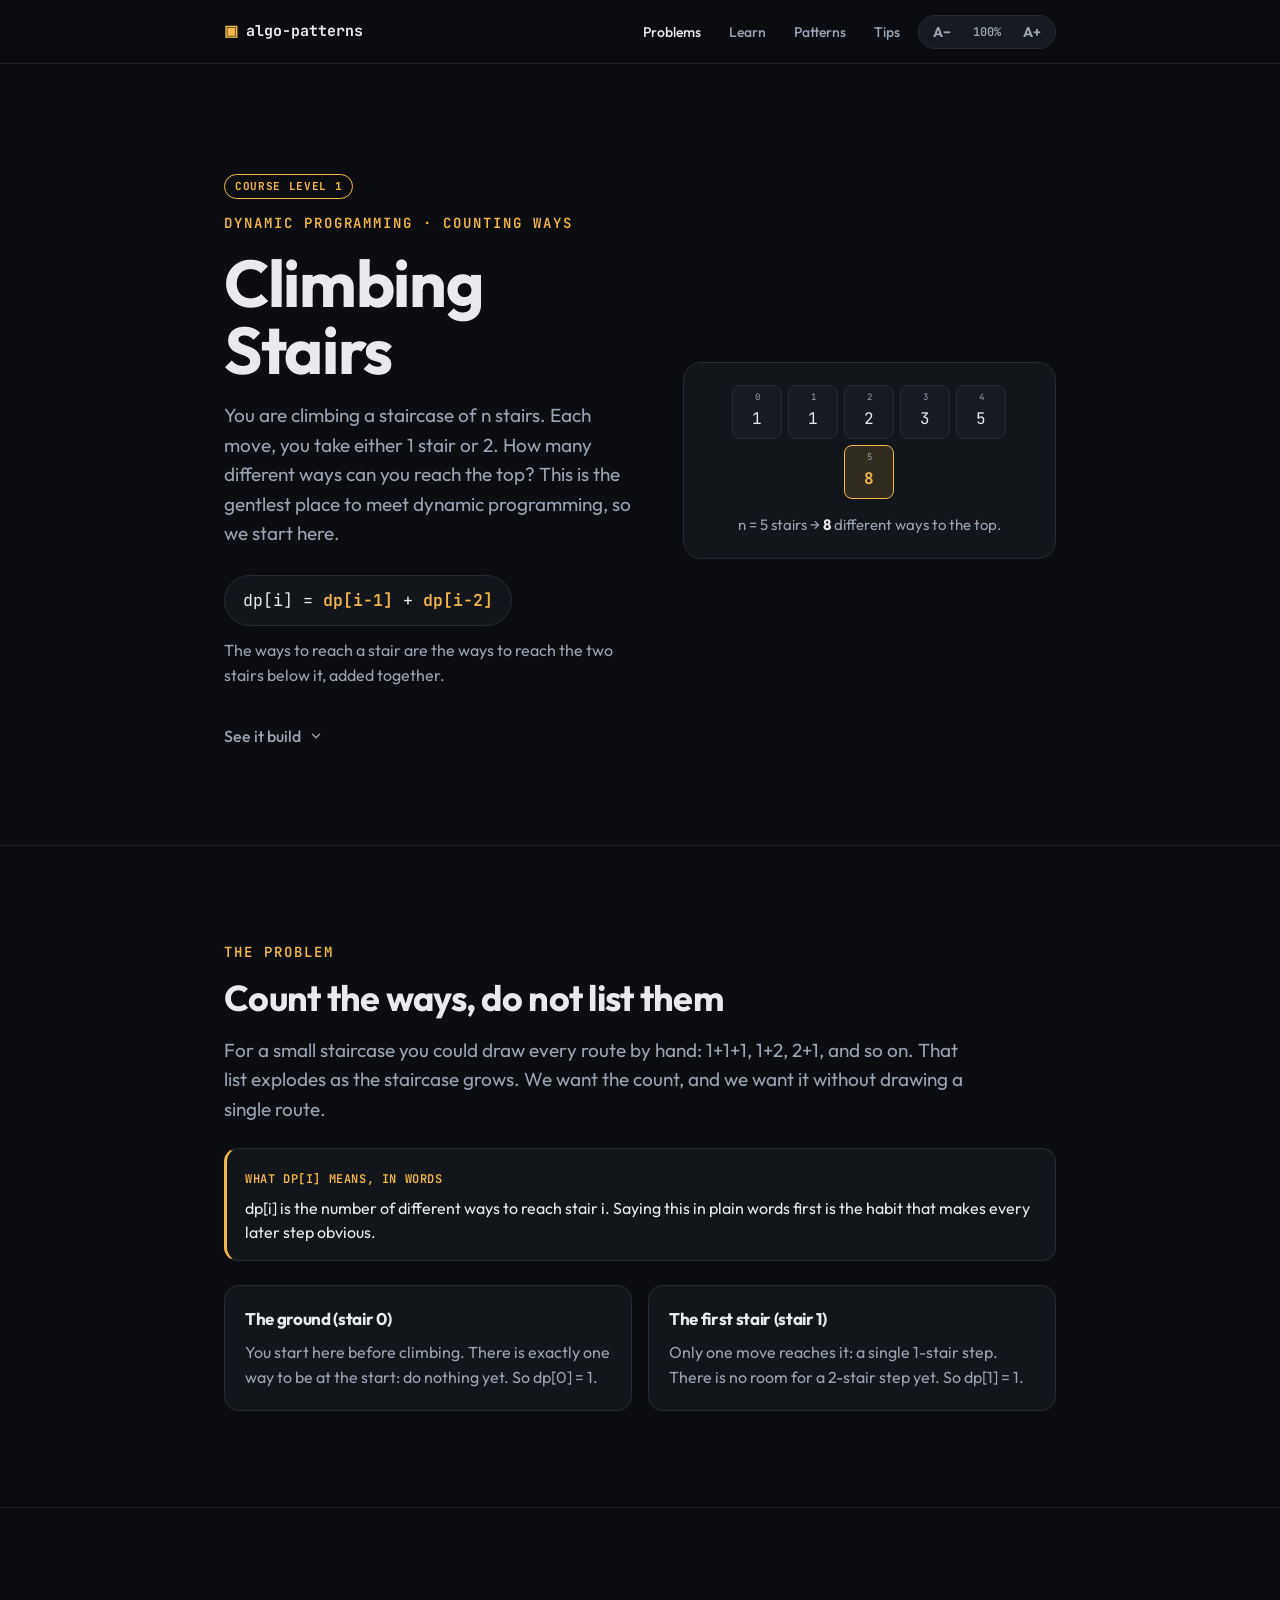
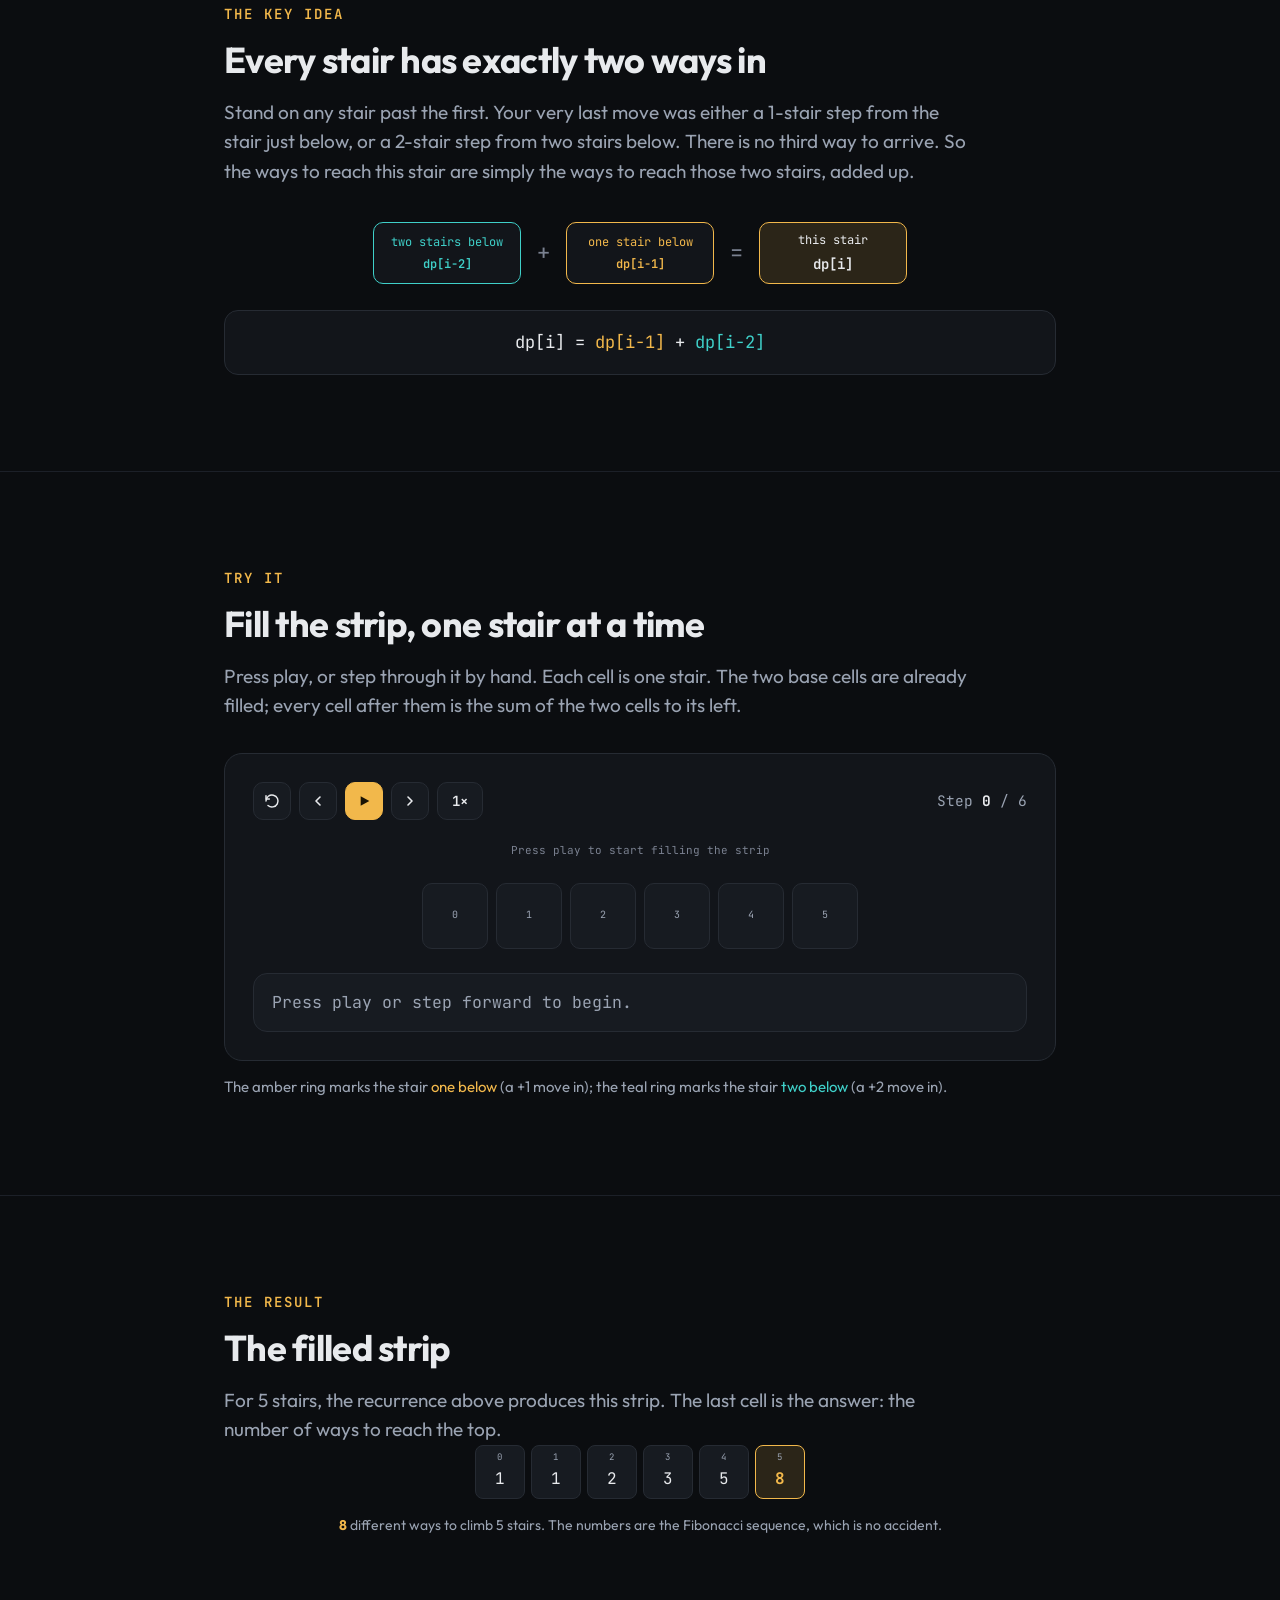
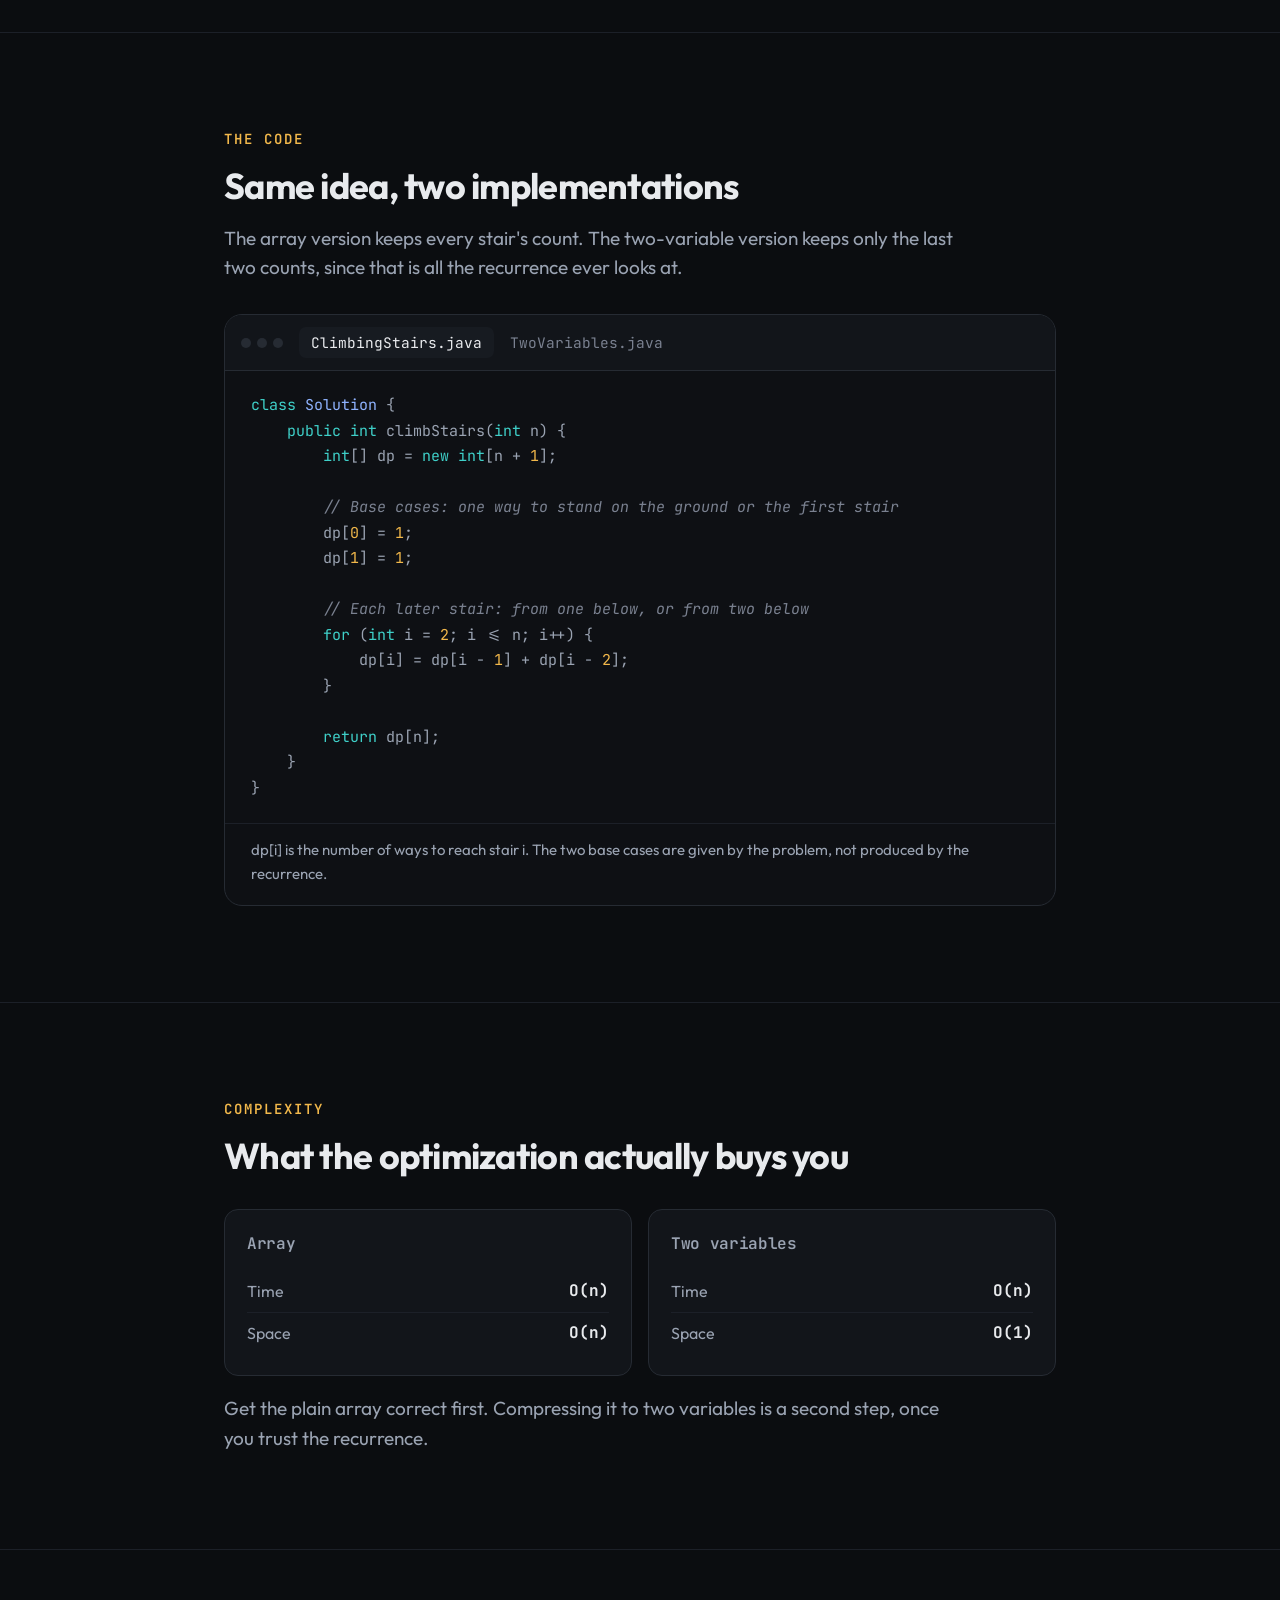
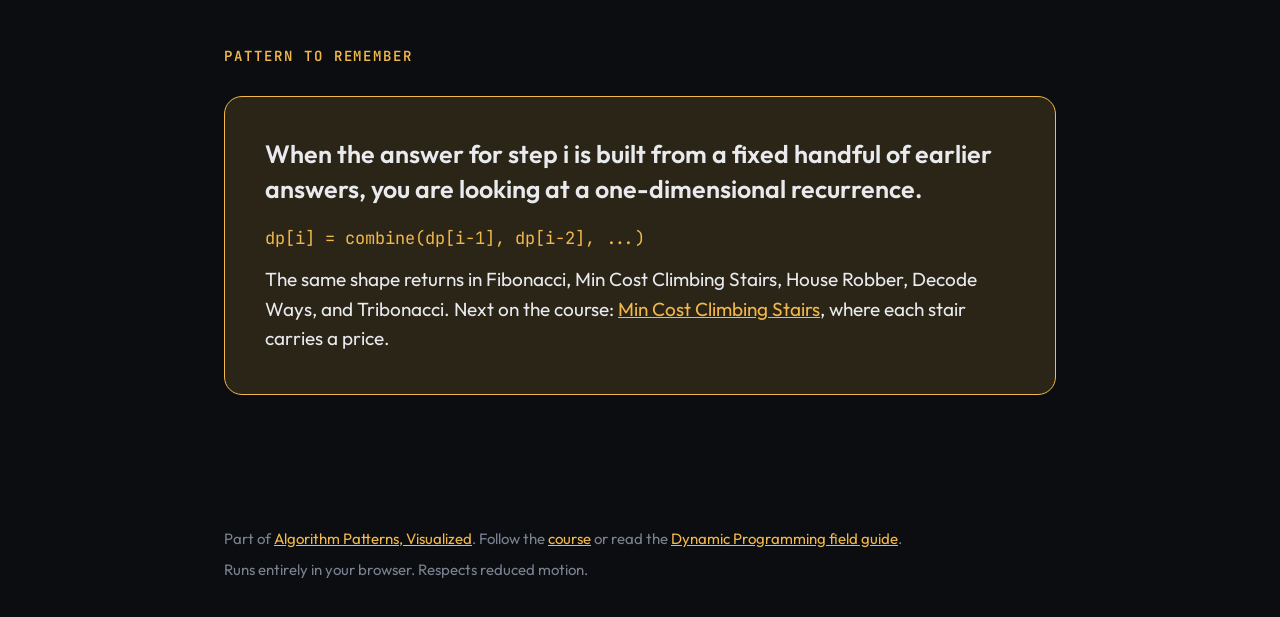
<file: problems/climbing-stairs.html>
<!doctype html>
<html lang="en">
<head>
<meta charset="UTF-8">
<meta name="viewport" content="width=device-width, initial-scale=1.0">
<title>Climbing Stairs: 1D Dynamic Programming, Visualized</title>
<meta name="description" content="The gentlest first dynamic programming problem, step by step: count the ways to climb a staircase by adding the ways to reach the two stairs below.">
<link rel="icon" href="../assets/img/favicon.svg">
<link rel="preconnect" href="https://fonts.googleapis.com">
<link rel="preconnect" href="https://fonts.gstatic.com" crossorigin>
<link href="https://fonts.googleapis.com/css2?family=Outfit:wght@400;500;600;700;800&family=JetBrains+Mono:wght@400;500;600;700&display=swap" rel="stylesheet">
<link rel="stylesheet" href="../assets/css/base.css">
<style>
  /* Bespoke to this problem: a single left-to-right array strip, the 1D DP visual metaphor
     shared by the three entry-level problems (climbing stairs, min cost, house robber). */
  :root{ --scell:clamp(44px,11.5vw,66px); }

  /* level chip in the hero, shared wording with the course page */
  .level-chip{display:inline-block;font-family:var(--mono);font-size:11px;font-weight:700;letter-spacing:.06em;
    text-transform:uppercase;color:var(--accent);border:1px solid var(--accent);border-radius:999px;padding:3px 10px;margin-bottom:14px}

  /* the plain-English "what dp[i] means" callout, repeated on every 1D page */
  .means{background:var(--surface);border:1px solid var(--border);border-left:3px solid var(--accent);
    border-radius:var(--radius);padding:16px 18px;margin-top:24px}
  .means .k{font-family:var(--mono);font-size:12px;letter-spacing:.05em;text-transform:uppercase;color:var(--accent);font-weight:600}
  .means p{margin-top:6px;color:var(--text);line-height:1.5}

  /* static mini strip (hero + result) */
  .mini-strip{display:flex;gap:6px;justify-content:center;flex-wrap:wrap}
  .mini-scell{width:clamp(34px,8.6vw,50px);min-height:clamp(40px,9.4vw,54px);display:flex;flex-direction:column;
    align-items:center;justify-content:center;gap:2px;background:var(--surface-2);border:1px solid var(--border);
    border-radius:8px;padding:4px 2px}
  .mini-scell .ix{font-family:var(--mono);font-size:9px;color:var(--text-muted);letter-spacing:.02em}
  .mini-scell .vv{font-family:var(--mono);font-size:clamp(13px,2.6vw,16px);color:var(--text)}
  .mini-scell.win{background:var(--accent-soft);border-color:var(--accent)}
  .mini-scell.win .vv{color:var(--accent);font-weight:700}

  /* idea diagram: two sources feeding one target */
  .idea-diagram{display:flex;align-items:center;justify-content:center;gap:clamp(6px,2.4vw,16px);flex-wrap:wrap;margin:36px 0 26px}
  .idea-cell{width:clamp(112px,25vw,148px);min-height:62px;border-radius:10px;display:flex;flex-direction:column;
    align-items:center;justify-content:center;text-align:center;font-family:var(--mono);font-size:clamp(10px,2vw,12px);
    border:1px solid var(--border);background:var(--surface);color:var(--text-muted);padding:8px}
  .idea-cell b{font-size:12px;color:var(--text);font-weight:600;display:block;margin-top:4px}
  .idea-cell.back1{border-color:var(--accent);color:var(--accent)} .idea-cell.back1 b{color:var(--accent)}
  .idea-cell.back2{border-color:var(--left);color:var(--left)} .idea-cell.back2 b{color:var(--left)}
  .idea-cell.target{background:var(--accent-soft);border-color:var(--accent);color:var(--text)} .idea-cell.target b{color:var(--text);font-size:14px}
  .idea-op{font-family:var(--mono);font-size:clamp(16px,4vw,22px);color:var(--text-faint)}

  .derivation{font-family:var(--mono);text-align:center;font-size:clamp(13px,2.6vw,17px);color:var(--text);
    background:var(--surface);border:1px solid var(--border);border-radius:var(--radius);padding:18px;margin-top:8px}
  .derivation .b1{color:var(--accent)} .derivation .b2{color:var(--left)}

  /* the 1D strip visualizer */
  .strip{display:flex;gap:8px;justify-content:center;flex-wrap:wrap}
  .scell{width:var(--scell);min-height:var(--scell);display:flex;flex-direction:column;align-items:center;
    justify-content:center;gap:3px;position:relative;background:var(--surface-2);border:1px solid var(--border);
    border-radius:10px;
    transition:background .35s var(--ease),border-color .35s var(--ease),transform .35s var(--ease),box-shadow .35s var(--ease);}
  .scell .ix{font-family:var(--mono);font-size:10px;color:var(--text-muted);letter-spacing:.02em}
  .scell .vv{font-family:var(--mono);font-size:clamp(15px,3.4vw,20px);color:var(--text-faint);font-weight:600}
  .scell.settled .vv{color:var(--text)}
  .scell.boundary.settled .vv{color:var(--text-muted)}
  .scell.active{border-color:var(--text);transform:scale(1.08);z-index:2}
  .scell.active .vv{color:var(--text);font-weight:700}
  .scell.src-back1{border-color:var(--accent);box-shadow:0 0 0 2px var(--accent-soft)}
  .scell.src-back2{border-color:var(--left);box-shadow:0 0 0 2px var(--left-soft)}

  .row-tag{font-family:var(--mono);font-size:11px;color:var(--text-faint);text-align:center;margin-bottom:16px}

  .result-cap{text-align:center;margin-top:16px;font-size:14px}
</style>
</head>
<body>
<a class="skip-link" href="#main">Skip to content</a>

<nav class="nav">
  <div class="wrap">
    <a class="wordmark" href="../index.html"><span class="dot">▣</span> algo-patterns</a>
    <div class="nav-actions">
      <ul class="nav-links">
        <li><a href="../index.html" aria-current="page">Problems</a></li>
        <li><a href="../learn.html">Learn</a></li>
        <li><a href="../patterns.html">Patterns</a></li>
        <li><a href="../tips.html">Tips</a></li>
      </ul>
      <div class="fs-control" role="group" aria-label="Text size">
        <button type="button" class="fs-btn" id="fsDown" aria-label="Decrease text size">A&minus;</button>
        <button type="button" class="fs-btn fs-readout" id="fsReset" aria-label="Reset text size" title="Reset text size">100%</button>
        <button type="button" class="fs-btn" id="fsUp" aria-label="Increase text size">A+</button>
      </div>
    </div>
  </div>
</nav>

<main id="main">

  <section class="hero" id="top">
    <div class="wrap hero-grid">
      <div>
        <span class="level-chip">Course level 1</span>
        <p class="eyebrow">Dynamic Programming · Counting Ways</p>
        <h1>Climbing Stairs</h1>
        <p class="lede">You are climbing a staircase of n stairs. Each move, you take either 1 stair or 2. How many different ways can you reach the top? This is the gentlest place to meet dynamic programming, so we start here.</p>
        <div class="formula-pill"><span class="mono">dp[i] = <b>dp[i-1]</b> + <b>dp[i-2]</b></span></div>
        <p class="formula-note muted">The ways to reach a stair are the ways to reach the two stairs below it, added together.</p>
        <a class="scroll-cue" href="#visualizer">
          See it build
          <svg width="14" height="14" viewBox="0 0 24 24" fill="none" stroke="currentColor" stroke-width="2.4" stroke-linecap="round"><path d="M6 9l6 6 6-6"/></svg>
        </a>
      </div>
      <div class="hero-visual">
        <div class="mini-strip" id="heroStrip"></div>
        <p class="hero-visual-cap">n = 5 stairs → <b>8</b> different ways to the top.</p>
      </div>
    </div>
  </section>

  <section id="problem">
    <div class="wrap">
      <p class="eyebrow">The Problem</p>
      <h2>Count the ways, do not list them</h2>
      <p class="lede">For a small staircase you could draw every route by hand: 1+1+1, 1+2, 2+1, and so on. That list explodes as the staircase grows. We want the count, and we want it without drawing a single route.</p>

      <div class="means">
        <span class="k">What dp[i] means, in words</span>
        <p>dp[i] is the number of different ways to reach stair i. Saying this in plain words first is the habit that makes every later step obvious.</p>
      </div>

      <div class="callout-row" style="margin-top:24px">
        <div class="callout">
          <h3>The ground (stair 0)</h3>
          <p>You start here before climbing. There is exactly one way to be at the start: do nothing yet. So dp[0] = 1.</p>
        </div>
        <div class="callout">
          <h3>The first stair (stair 1)</h3>
          <p>Only one move reaches it: a single 1-stair step. There is no room for a 2-stair step yet. So dp[1] = 1.</p>
        </div>
      </div>
    </div>
  </section>

  <section id="idea">
    <div class="wrap">
      <p class="eyebrow">The Key Idea</p>
      <h2>Every stair has exactly two ways in</h2>
      <p class="lede">Stand on any stair past the first. Your very last move was either a 1-stair step from the stair just below, or a 2-stair step from two stairs below. There is no third way to arrive. So the ways to reach this stair are simply the ways to reach those two stairs, added up.</p>

      <div class="idea-diagram">
        <div class="idea-cell back2">two stairs below<b>dp[i-2]</b></div>
        <div class="idea-op">+</div>
        <div class="idea-cell back1">one stair below<b>dp[i-1]</b></div>
        <div class="idea-op">=</div>
        <div class="idea-cell target">this stair<b>dp[i]</b></div>
      </div>

      <div class="derivation">dp[i] = <span class="b1">dp[i-1]</span> + <span class="b2">dp[i-2]</span></div>
    </div>
  </section>

  <section id="visualizer">
    <div class="wrap">
      <p class="eyebrow">Try It</p>
      <h2>Fill the strip, one stair at a time</h2>
      <p class="lede">Press play, or step through it by hand. Each cell is one stair. The two base cells are already filled; every cell after them is the sum of the two cells to its left.</p>

      <div class="viz-panel">
        <div class="viz-toolbar">
          <div class="transport">
            <button class="ctrl-btn" id="btnReset" aria-label="Reset">
              <svg viewBox="0 0 24 24" fill="none" stroke="currentColor" stroke-width="2.2" stroke-linecap="round"><path d="M3 12a9 9 0 1 1 3 6.7"/><path d="M3 4v5h5"/></svg>
            </button>
            <button class="ctrl-btn" id="btnBack" aria-label="Step back">
              <svg viewBox="0 0 24 24" fill="none" stroke="currentColor" stroke-width="2.4" stroke-linecap="round" stroke-linejoin="round"><path d="M15 6l-6 6 6 6"/></svg>
            </button>
            <button class="ctrl-btn primary" id="btnPlay" aria-label="Play">
              <svg id="iconPlay" viewBox="0 0 24 24" fill="currentColor"><path d="M7 5l13 7-13 7z"/></svg>
              <svg id="iconPause" viewBox="0 0 24 24" fill="currentColor" style="display:none"><path d="M7 5h3v14H7zM14 5h3v14h-3z"/></svg>
            </button>
            <button class="ctrl-btn" id="btnFwd" aria-label="Step forward">
              <svg viewBox="0 0 24 24" fill="none" stroke="currentColor" stroke-width="2.4" stroke-linecap="round" stroke-linejoin="round"><path d="M9 6l6 6-6 6"/></svg>
            </button>
            <button class="ctrl-btn speed-btn" id="btnSpeed">1×</button>
          </div>
          <p class="step-readout">Step <b id="stepNow">0</b> / <span id="stepMax">0</span></p>
        </div>

        <p class="row-tag" id="rowTag">Press play to start filling the strip</p>
        <div class="grid-stage">
          <div class="strip" id="dpStrip"></div>
        </div>

        <div class="formula-readout" id="formulaReadout" aria-live="polite">Press play or step forward to begin.</div>
      </div>
      <p class="viz-caption">The amber ring marks the stair <span style="color:var(--accent)">one below</span> (a +1 move in); the teal ring marks the stair <span style="color:var(--left)">two below</span> (a +2 move in).</p>
    </div>
  </section>

  <section id="result">
    <div class="wrap">
      <p class="eyebrow">The Result</p>
      <h2>The filled strip</h2>
      <p class="lede">For 5 stairs, the recurrence above produces this strip. The last cell is the answer: the number of ways to reach the top.</p>
      <div class="mini-strip" id="resultStrip" aria-label="Filled DP strip for 5 stairs"></div>
      <p class="result-cap muted"><b style="color:var(--accent)">8</b> different ways to climb 5 stairs. The numbers are the Fibonacci sequence, which is no accident.</p>
    </div>
  </section>

  <section id="code">
    <div class="wrap">
      <p class="eyebrow">The Code</p>
      <h2>Same idea, two implementations</h2>
      <p class="lede">The array version keeps every stair's count. The two-variable version keeps only the last two counts, since that is all the recurrence ever looks at.</p>

      <div class="editor">
        <div class="editor-bar">
          <div class="traffic"><span></span><span></span><span></span></div>
          <div class="editor-tabs" role="tablist" aria-label="Code samples">
            <button role="tab" id="tabArr" aria-selected="true">ClimbingStairs.java</button>
            <button role="tab" id="tabOpt" aria-selected="false">TwoVariables.java</button>
          </div>
        </div>
        <div class="editor-body"><pre id="codeBody"></pre></div>
        <p class="editor-note" id="codeNote"></p>
      </div>
    </div>
  </section>

  <section id="complexity">
    <div class="wrap">
      <p class="eyebrow">Complexity</p>
      <h2>What the optimization actually buys you</h2>
      <div class="complexity-row">
        <div class="complexity-card">
          <h3>Array</h3>
          <div class="complexity-stat"><span class="muted">Time</span><b>O(n)</b></div>
          <div class="complexity-stat"><span class="muted">Space</span><b>O(n)</b></div>
        </div>
        <div class="complexity-card">
          <h3>Two variables</h3>
          <div class="complexity-stat"><span class="muted">Time</span><b>O(n)</b></div>
          <div class="complexity-stat"><span class="muted">Space</span><b>O(1)</b></div>
        </div>
      </div>
      <p class="lede" style="margin-top:18px">Get the plain array correct first. Compressing it to two variables is a second step, once you trust the recurrence.</p>
    </div>
  </section>

  <section id="pattern">
    <div class="wrap">
      <p class="eyebrow">Pattern To Remember</p>
      <div class="pattern-card">
        <p class="lead">When the answer for step i is built from a fixed handful of earlier answers, you are looking at a one-dimensional recurrence.</p>
        <p class="pattern-strip">dp[i] = combine(dp[i-1], dp[i-2], ...)</p>
        <p class="lede">The same shape returns in Fibonacci, Min Cost Climbing Stairs, House Robber, Decode Ways, and Tribonacci. Next on the course: <a href="min-cost-climbing-stairs.html">Min Cost Climbing Stairs</a>, where each stair carries a price.</p>
      </div>
    </div>
  </section>

</main>

<footer>
  <div class="wrap footer-row">
    <span>Part of <a href="../index.html">Algorithm Patterns, Visualized</a>. Follow the <a href="../learn.html">course</a> or read the <a href="../patterns.html#dynamic-programming">Dynamic Programming field guide</a>.</span>
    <span>Runs entirely in your browser. Respects reduced motion.</span>
  </div>
</footer>

<script src="../assets/js/step-player.js"></script>
<script src="../assets/js/code-panel.js"></script>
<script>
(function(){
  "use strict";
  var N = 5; // stairs; strip holds indices 0..N

  function computeDp(n){
    var dp = new Array(n + 1).fill(0);
    dp[0] = 1;
    if (n >= 1) dp[1] = 1;
    for (var i = 2; i <= n; i++){ dp[i] = dp[i-1] + dp[i-2]; }
    return dp;
  }

  function buildSteps(n){
    var dp = computeDp(n);
    var steps = [];
    for (var i = 0; i <= n; i++){
      steps.push({
        i: i, value: dp[i], base: i < 2,
        back1: i >= 2 ? dp[i-1] : null,
        back2: i >= 2 ? dp[i-2] : null
      });
    }
    return { dp: dp, steps: steps };
  }

  var DATA = buildSteps(N);
  var TOTAL = DATA.steps.length;

  function renderMiniStrip(el, mode){
    el.innerHTML = "";
    for (var i = 0; i <= N; i++){
      var cell = document.createElement("div");
      cell.className = "mini-scell" + (mode === "solved" && i === N ? " win" : "");
      var ix = document.createElement("span"); ix.className = "ix"; ix.textContent = i;
      var vv = document.createElement("span"); vv.className = "vv";
      vv.textContent = mode === "solved" ? DATA.dp[i] : (i < 2 ? DATA.dp[i] : "?");
      cell.appendChild(ix); cell.appendChild(vv);
      el.appendChild(cell);
    }
  }
  renderMiniStrip(document.getElementById("heroStrip"), "solved");
  renderMiniStrip(document.getElementById("resultStrip"), "solved");

  var stripEl = document.getElementById("dpStrip");
  var rowTagEl = document.getElementById("rowTag");
  var formulaEl = document.getElementById("formulaReadout");

  function render(current){
    stripEl.innerHTML = "";
    rowTagEl.textContent = current < 0
      ? "Press play to start filling the strip"
      : (current < 2
          ? "Filling base case: stair " + current + " (given, not computed)"
          : "Filling stair " + current + " from the two stairs below it");

    for (var i = 0; i <= N; i++){
      var s = DATA.steps[i];
      var cell = document.createElement("div");
      cell.className = "scell" + (s.base ? " boundary" : "");
      if (i <= current){
        cell.classList.add("settled");
      }
      if (i === current){
        cell.classList.add("active");
      }
      // highlight the two source cells of the active, non-base cell
      if (current >= 2 && !DATA.steps[current].base){
        if (i === current - 1) cell.classList.add("src-back1");
        if (i === current - 2) cell.classList.add("src-back2");
      }
      var ix = document.createElement("span"); ix.className = "ix"; ix.textContent = i;
      var vv = document.createElement("span"); vv.className = "vv";
      vv.textContent = i <= current ? s.value : "";
      cell.appendChild(ix); cell.appendChild(vv);
      stripEl.appendChild(cell);
    }
  }

  function renderFormula(current){
    if (current < 0){ formulaEl.textContent = "Press play or step forward to begin."; return; }
    var s = DATA.steps[current];
    if (s.i === 0){ formulaEl.textContent = "dp[0] = 1  (the ground: one way to be at the start, before any climbing)"; return; }
    if (s.i === 1){ formulaEl.textContent = "dp[1] = 1  (one stair: only a single 1-step reaches it)"; return; }
    formulaEl.innerHTML = "dp[" + s.i + "] = <span class='ft'>dp[" + (s.i-1) + "]</span> + <span class='fl'>dp[" + (s.i-2) + "]</span> = " +
      s.back1 + " + " + s.back2 + " = " + s.value;
  }

  function renderAtStep(current){ render(current); renderFormula(current); }

  StepPlayer.create({ totalSteps: TOTAL, onChange: renderAtStep });

  CodePanel.create({
    types: ["Solution"],
    tabs: [
      {
        id: "tabArr",
        note: "dp[i] is the number of ways to reach stair i. The two base cases are given by the problem, not produced by the recurrence.",
        lines: [
          ["class Solution {", null],
          ["    public int climbStairs(int n) {", null],
          ["        int[] dp = new int[n + 1];", null],
          ["", null],
          ["        // Base cases: one way to stand on the ground or the first stair", "cm"],
          ["        dp[0] = 1;", null],
          ["        dp[1] = 1;", null],
          ["", null],
          ["        // Each later stair: from one below, or from two below", "cm"],
          ["        for (int i = 2; i <= n; i++) {", null],
          ["            dp[i] = dp[i - 1] + dp[i - 2];", null],
          ["        }", null],
          ["", null],
          ["        return dp[n];", null],
          ["    }", null],
          ["}", null]
        ]
      },
      {
        id: "tabOpt",
        note: "The recurrence never looks back more than two stairs, so two remembered numbers replace the whole array.",
        lines: [
          ["class Solution {", null],
          ["    public int climbStairs(int n) {", null],
          ["        int twoBack = 1;   // ways to reach the stair two below", null],
          ["        int oneBack = 1;   // ways to reach the stair one below", null],
          ["", null],
          ["        for (int i = 2; i <= n; i++) {", null],
          ["            int current = oneBack + twoBack;", null],
          ["            twoBack = oneBack;", null],
          ["            oneBack = current;", null],
          ["        }", null],
          ["", null],
          ["        return oneBack;", null],
          ["    }", null],
          ["}", null]
        ]
      }
    ]
  });
})();
</script>
<script src="../assets/js/font-scale.js"></script>
</body>
</html>
</file>
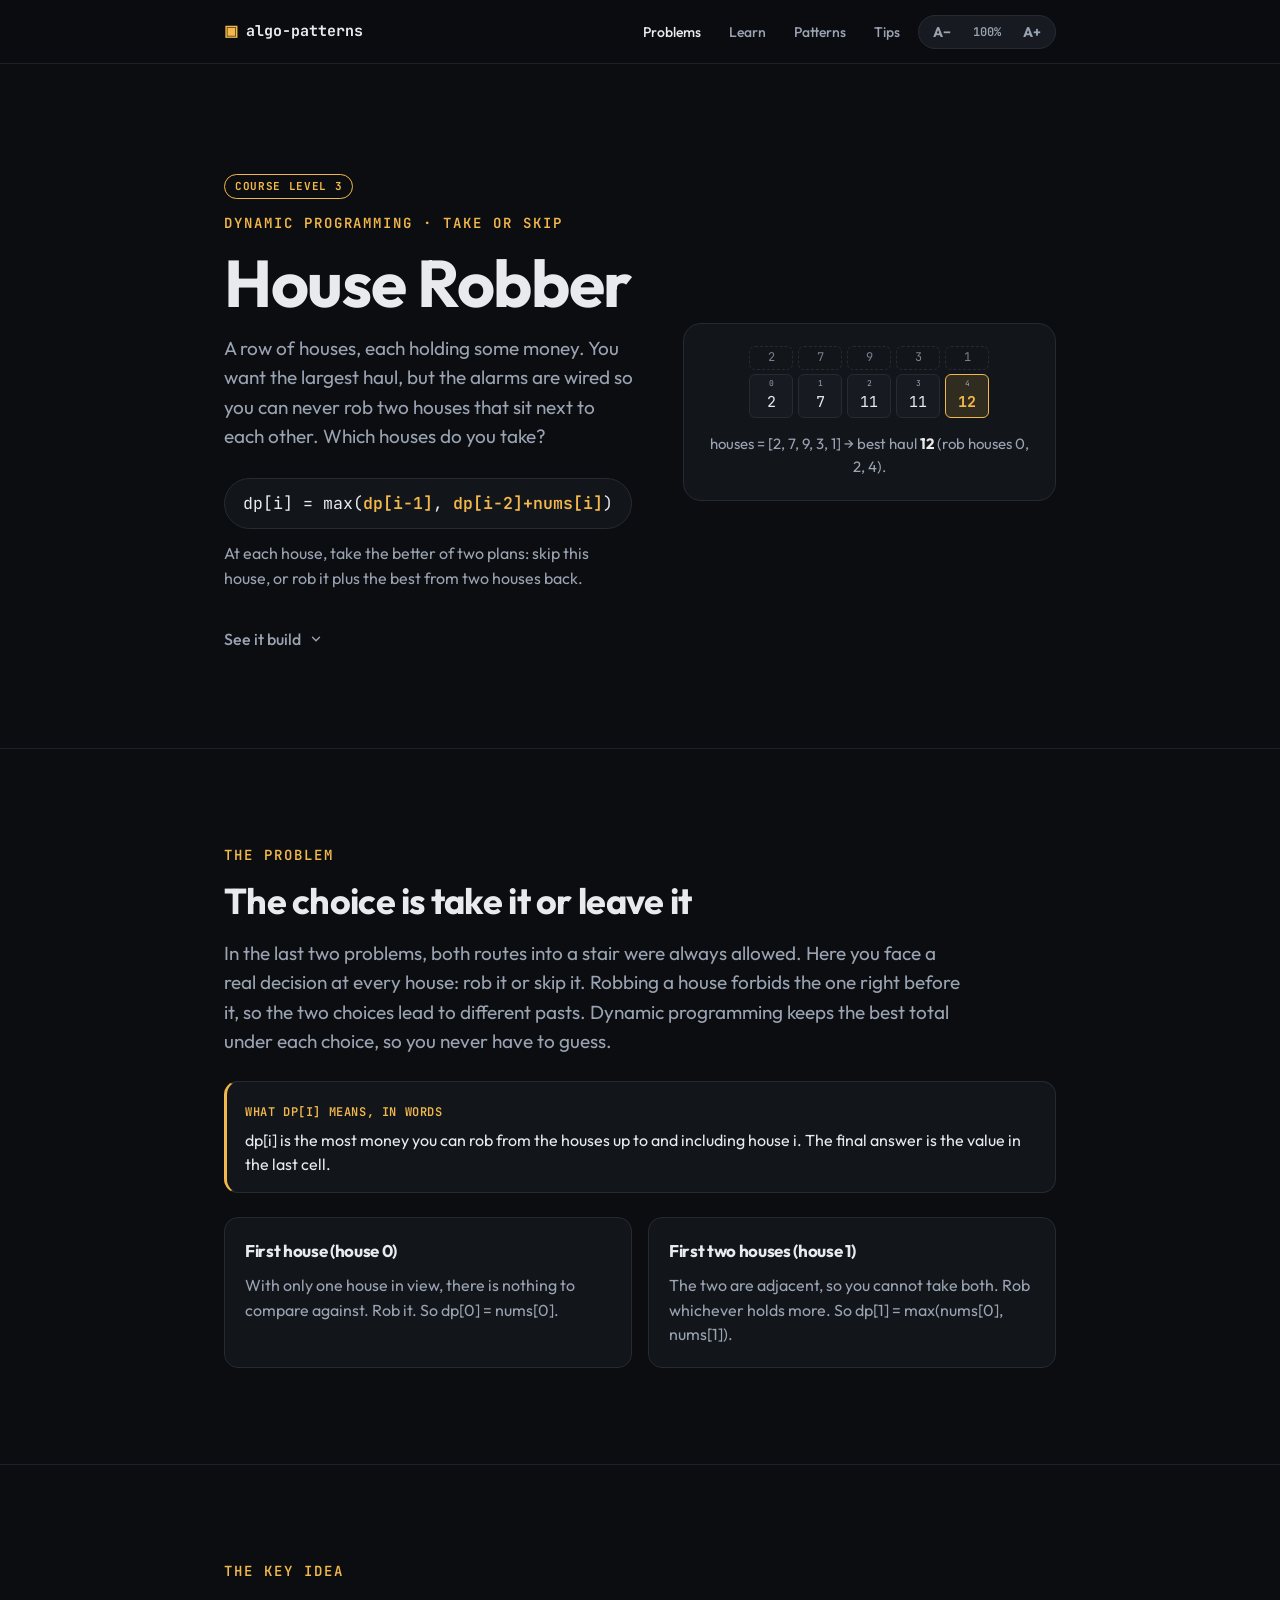
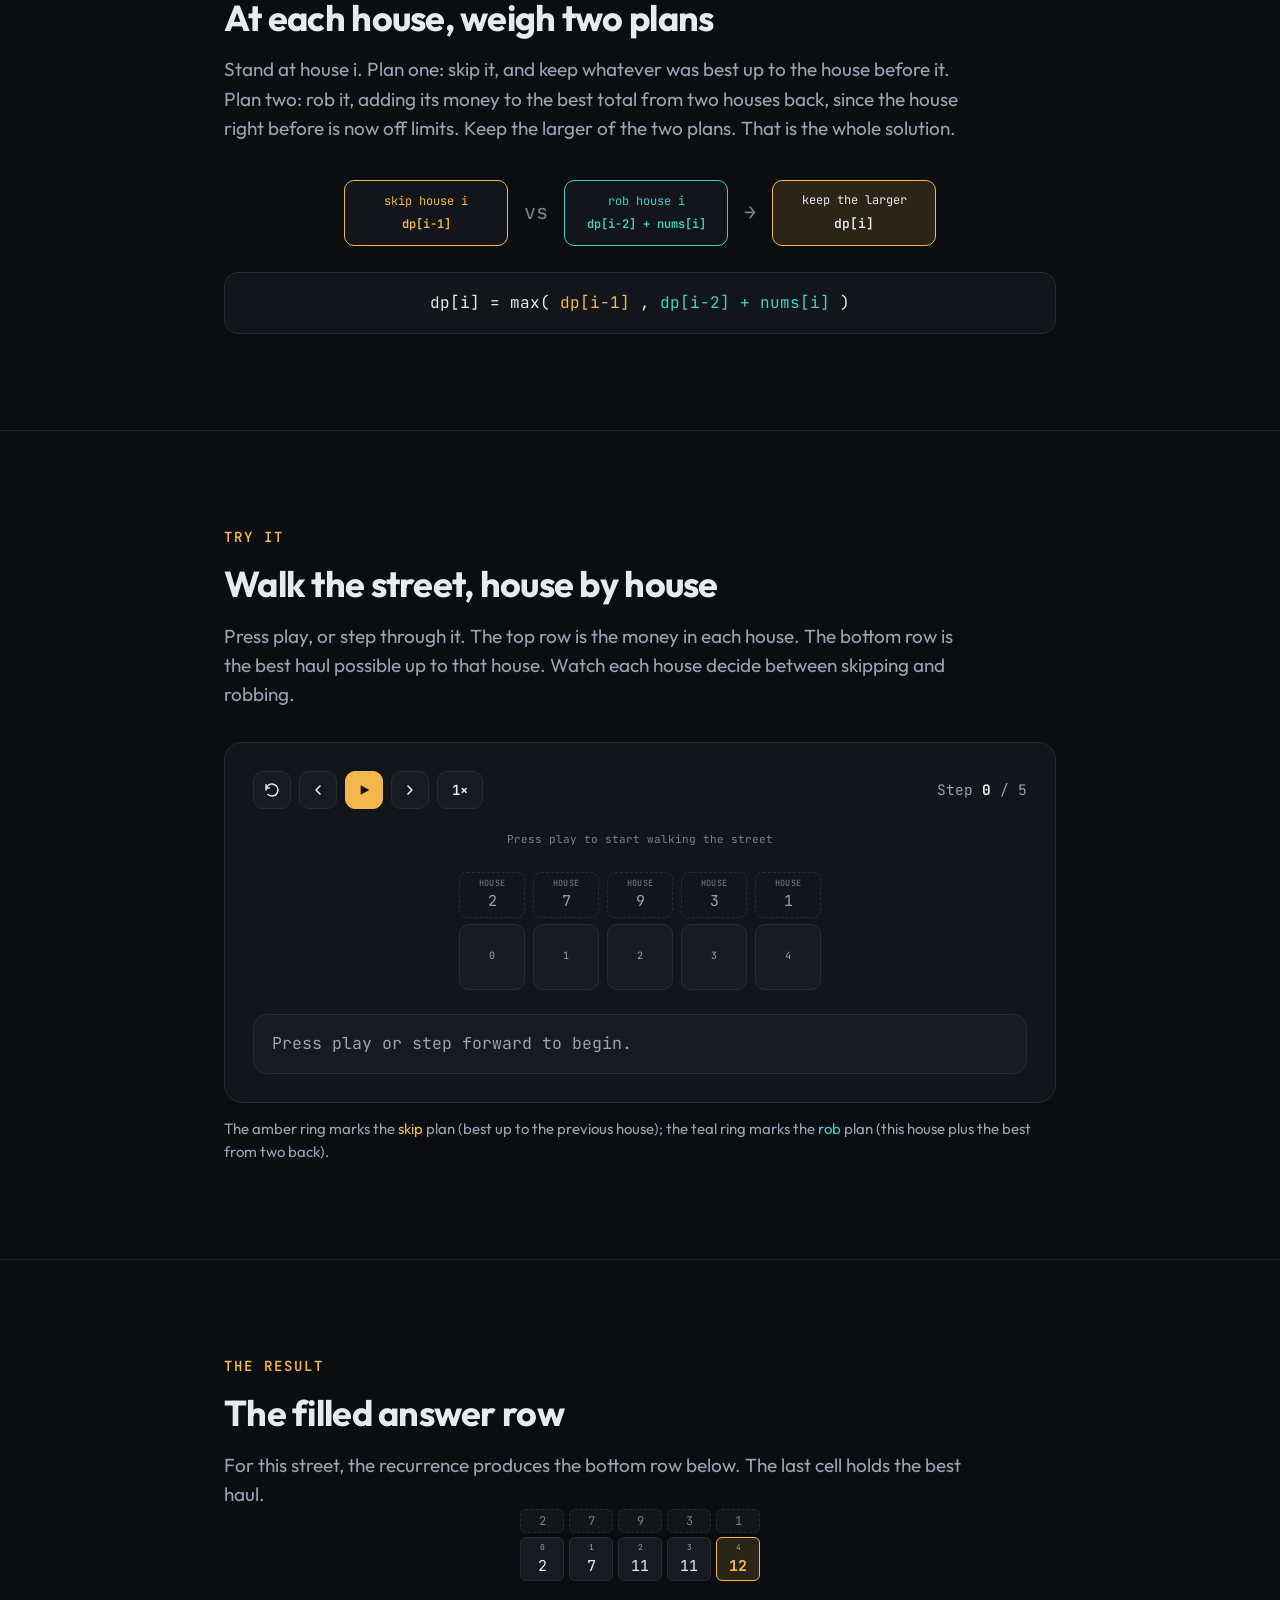
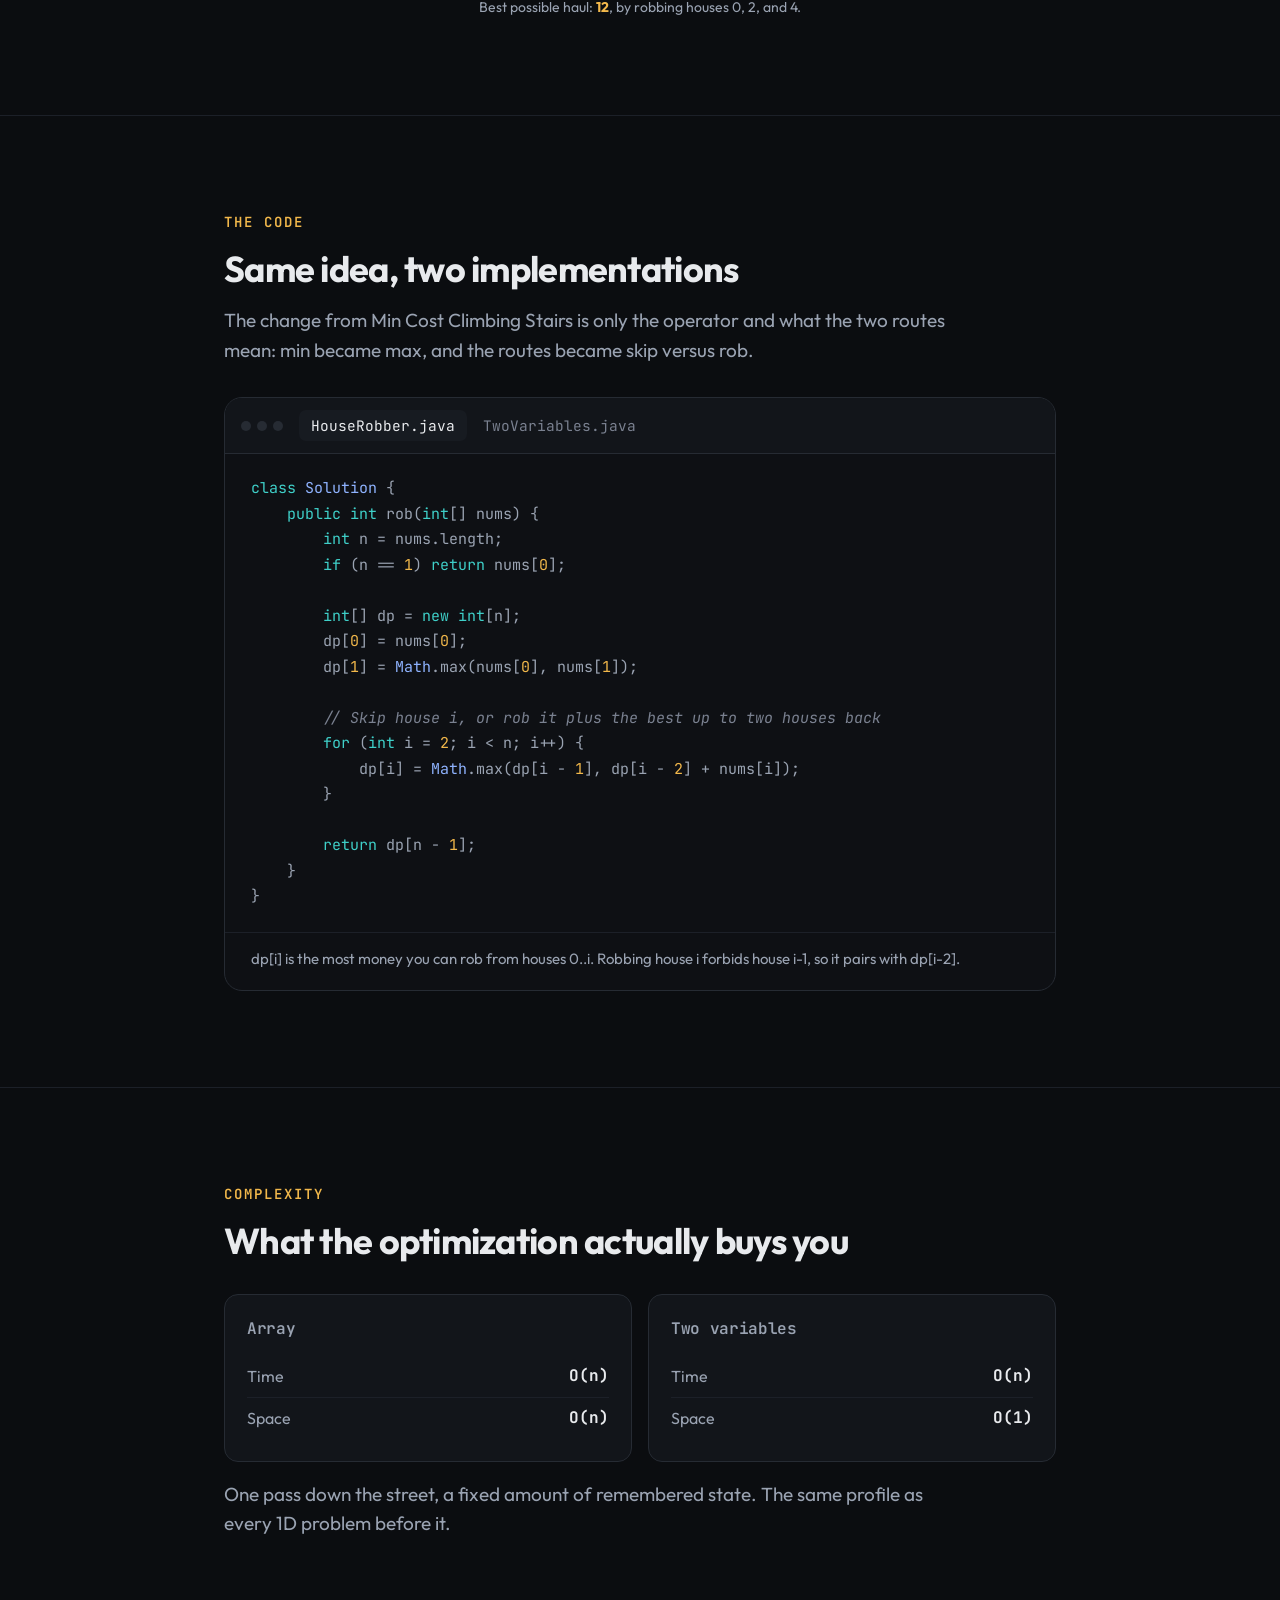
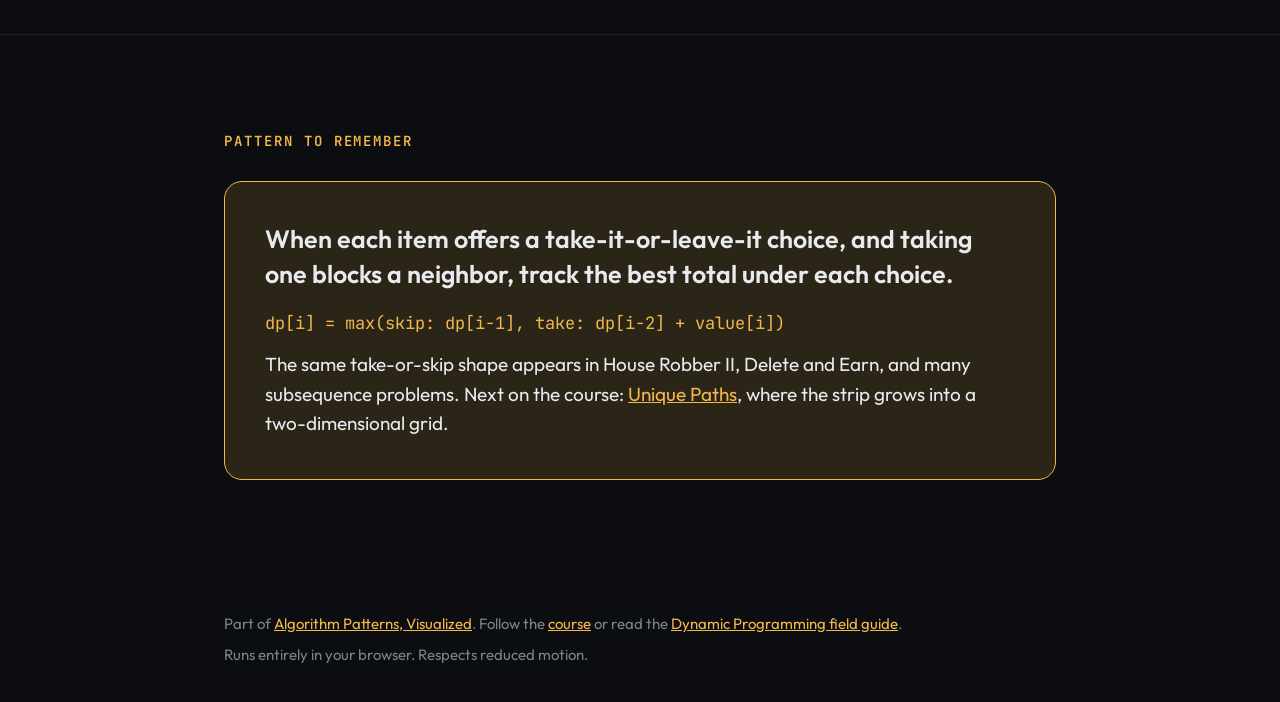
<file: problems/house-robber.html>
<!doctype html>
<html lang="en">
<head>
<meta charset="UTF-8">
<meta name="viewport" content="width=device-width, initial-scale=1.0">
<title>House Robber: 1D Dynamic Programming, Visualized</title>
<meta name="description" content="The take-it-or-leave-it step into dynamic programming: choose the best houses to rob without ever robbing two in a row, one house at a time.">
<link rel="icon" href="../assets/img/favicon.svg">
<link rel="preconnect" href="https://fonts.googleapis.com">
<link rel="preconnect" href="https://fonts.gstatic.com" crossorigin>
<link href="https://fonts.googleapis.com/css2?family=Outfit:wght@400;500;600;700;800&family=JetBrains+Mono:wght@400;500;600;700&display=swap" rel="stylesheet">
<link rel="stylesheet" href="../assets/css/base.css">
<style>
  /* Bespoke to this problem: the same 1D strip, now the choice at each house is take it or
     skip it, keeping the larger total. */
  :root{ --scell:clamp(46px,12vw,66px); }

  .level-chip{display:inline-block;font-family:var(--mono);font-size:11px;font-weight:700;letter-spacing:.06em;
    text-transform:uppercase;color:var(--accent);border:1px solid var(--accent);border-radius:999px;padding:3px 10px;margin-bottom:14px}

  .means{background:var(--surface);border:1px solid var(--border);border-left:3px solid var(--accent);
    border-radius:var(--radius);padding:16px 18px;margin-top:24px}
  .means .k{font-family:var(--mono);font-size:12px;letter-spacing:.05em;text-transform:uppercase;color:var(--accent);font-weight:600}
  .means p{margin-top:6px;color:var(--text);line-height:1.5}

  .strip{display:flex;gap:8px;justify-content:center;flex-wrap:wrap;align-items:flex-end}
  .col{display:flex;flex-direction:column;align-items:center;gap:6px}
  .numsbox{width:var(--scell);min-height:36px;display:flex;flex-direction:column;align-items:center;justify-content:center;
    background:var(--surface);border:1px dashed var(--border);border-radius:8px;font-family:var(--mono);padding:4px 2px}
  .numsbox .lab{font-size:8.5px;color:var(--text-faint);letter-spacing:.04em;text-transform:uppercase}
  .numsbox .cv{font-size:clamp(12px,2.8vw,15px);color:var(--text-muted)}
  .numsbox.robbed{border-style:solid;border-color:var(--accent);background:var(--accent-soft)}
  .numsbox.robbed .cv{color:var(--accent);font-weight:700}

  .scell{width:var(--scell);min-height:var(--scell);display:flex;flex-direction:column;align-items:center;
    justify-content:center;gap:3px;position:relative;background:var(--surface-2);border:1px solid var(--border);
    border-radius:10px;
    transition:background .35s var(--ease),border-color .35s var(--ease),transform .35s var(--ease),box-shadow .35s var(--ease);}
  .scell .ix{font-family:var(--mono);font-size:10px;color:var(--text-muted)}
  .scell .vv{font-family:var(--mono);font-size:clamp(15px,3.4vw,20px);color:var(--text-faint);font-weight:600}
  .scell.settled .vv{color:var(--text)}
  .scell.boundary.settled .vv{color:var(--text-muted)}
  .scell.active{border-color:var(--text);transform:scale(1.08);z-index:2}
  .scell.active .vv{color:var(--text);font-weight:700}
  .scell.src-back1{border-color:var(--accent);box-shadow:0 0 0 2px var(--accent-soft)}
  .scell.src-back2{border-color:var(--left);box-shadow:0 0 0 2px var(--left-soft)}
  .scell.chosen{background:var(--accent-soft)}

  .mini-strip{display:flex;gap:5px;justify-content:center;flex-wrap:wrap;align-items:flex-end}
  .mini-col{display:flex;flex-direction:column;align-items:center;gap:4px}
  .mini-cost{width:clamp(30px,7.6vw,44px);min-height:24px;display:flex;align-items:center;justify-content:center;
    background:var(--surface);border:1px dashed var(--border);border-radius:6px;font-family:var(--mono);
    font-size:clamp(10px,2.2vw,12px);color:var(--text-faint)}
  .mini-dp{width:clamp(30px,7.6vw,44px);min-height:clamp(30px,7.6vw,44px);display:flex;flex-direction:column;
    align-items:center;justify-content:center;gap:1px;background:var(--surface-2);border:1px solid var(--border);
    border-radius:6px;font-family:var(--mono)}
  .mini-dp .ix{font-size:8px;color:var(--text-muted)}
  .mini-dp .vv{font-size:clamp(12px,2.6vw,15px);color:var(--text)}
  .mini-dp.win{background:var(--accent-soft);border-color:var(--accent)}
  .mini-dp.win .vv{color:var(--accent);font-weight:700}

  .idea-diagram{display:flex;align-items:center;justify-content:center;gap:clamp(6px,2.4vw,16px);flex-wrap:wrap;margin:36px 0 26px}
  .idea-cell{width:clamp(122px,27vw,164px);min-height:66px;border-radius:10px;display:flex;flex-direction:column;
    align-items:center;justify-content:center;text-align:center;font-family:var(--mono);font-size:clamp(10px,2vw,12px);
    border:1px solid var(--border);background:var(--surface);color:var(--text-muted);padding:8px}
  .idea-cell b{font-size:12px;color:var(--text);font-weight:600;display:block;margin-top:4px}
  .idea-cell.back1{border-color:var(--accent);color:var(--accent)} .idea-cell.back1 b{color:var(--accent)}
  .idea-cell.back2{border-color:var(--left);color:var(--left)} .idea-cell.back2 b{color:var(--left)}
  .idea-cell.target{background:var(--accent-soft);border-color:var(--accent);color:var(--text)} .idea-cell.target b{color:var(--text);font-size:13px}
  .idea-op{font-family:var(--mono);font-size:clamp(15px,3.6vw,20px);color:var(--text-faint)}

  .derivation{font-family:var(--mono);text-align:center;font-size:clamp(12px,2.4vw,16px);color:var(--text);
    background:var(--surface);border:1px solid var(--border);border-radius:var(--radius);padding:18px;margin-top:8px}
  .derivation .b1{color:var(--accent)} .derivation .b2{color:var(--left)}

  .row-tag{font-family:var(--mono);font-size:11px;color:var(--text-faint);text-align:center;margin-bottom:16px}
  .result-cap{text-align:center;margin-top:16px;font-size:14px}
</style>
</head>
<body>
<a class="skip-link" href="#main">Skip to content</a>

<nav class="nav">
  <div class="wrap">
    <a class="wordmark" href="../index.html"><span class="dot">▣</span> algo-patterns</a>
    <div class="nav-actions">
      <ul class="nav-links">
        <li><a href="../index.html" aria-current="page">Problems</a></li>
        <li><a href="../learn.html">Learn</a></li>
        <li><a href="../patterns.html">Patterns</a></li>
        <li><a href="../tips.html">Tips</a></li>
      </ul>
      <div class="fs-control" role="group" aria-label="Text size">
        <button type="button" class="fs-btn" id="fsDown" aria-label="Decrease text size">A&minus;</button>
        <button type="button" class="fs-btn fs-readout" id="fsReset" aria-label="Reset text size" title="Reset text size">100%</button>
        <button type="button" class="fs-btn" id="fsUp" aria-label="Increase text size">A+</button>
      </div>
    </div>
  </div>
</nav>

<main id="main">

  <section class="hero" id="top">
    <div class="wrap hero-grid">
      <div>
        <span class="level-chip">Course level 3</span>
        <p class="eyebrow">Dynamic Programming · Take or Skip</p>
        <h1>House Robber</h1>
        <p class="lede">A row of houses, each holding some money. You want the largest haul, but the alarms are wired so you can never rob two houses that sit next to each other. Which houses do you take?</p>
        <div class="formula-pill"><span class="mono">dp[i] = max(<b>dp[i-1]</b>, <b>dp[i-2]+nums[i]</b>)</span></div>
        <p class="formula-note muted">At each house, take the better of two plans: skip this house, or rob it plus the best from two houses back.</p>
        <a class="scroll-cue" href="#visualizer">
          See it build
          <svg width="14" height="14" viewBox="0 0 24 24" fill="none" stroke="currentColor" stroke-width="2.4" stroke-linecap="round"><path d="M6 9l6 6 6-6"/></svg>
        </a>
      </div>
      <div class="hero-visual">
        <div class="mini-strip" id="heroStrip"></div>
        <p class="hero-visual-cap">houses = [2, 7, 9, 3, 1] → best haul <b>12</b> (rob houses 0, 2, 4).</p>
      </div>
    </div>
  </section>

  <section id="problem">
    <div class="wrap">
      <p class="eyebrow">The Problem</p>
      <h2>The choice is take it or leave it</h2>
      <p class="lede">In the last two problems, both routes into a stair were always allowed. Here you face a real decision at every house: rob it or skip it. Robbing a house forbids the one right before it, so the two choices lead to different pasts. Dynamic programming keeps the best total under each choice, so you never have to guess.</p>

      <div class="means">
        <span class="k">What dp[i] means, in words</span>
        <p>dp[i] is the most money you can rob from the houses up to and including house i. The final answer is the value in the last cell.</p>
      </div>

      <div class="callout-row" style="margin-top:24px">
        <div class="callout">
          <h3>First house (house 0)</h3>
          <p>With only one house in view, there is nothing to compare against. Rob it. So dp[0] = nums[0].</p>
        </div>
        <div class="callout">
          <h3>First two houses (house 1)</h3>
          <p>The two are adjacent, so you cannot take both. Rob whichever holds more. So dp[1] = max(nums[0], nums[1]).</p>
        </div>
      </div>
    </div>
  </section>

  <section id="idea">
    <div class="wrap">
      <p class="eyebrow">The Key Idea</p>
      <h2>At each house, weigh two plans</h2>
      <p class="lede">Stand at house i. Plan one: skip it, and keep whatever was best up to the house before it. Plan two: rob it, adding its money to the best total from two houses back, since the house right before is now off limits. Keep the larger of the two plans. That is the whole solution.</p>

      <div class="idea-diagram">
        <div class="idea-cell back1">skip house i<b>dp[i-1]</b></div>
        <div class="idea-op">vs</div>
        <div class="idea-cell back2">rob house i<b>dp[i-2] + nums[i]</b></div>
        <div class="idea-op">→</div>
        <div class="idea-cell target">keep the larger<b>dp[i]</b></div>
      </div>

      <div class="derivation">dp[i] = max( <span class="b1">dp[i-1]</span> , <span class="b2">dp[i-2] + nums[i]</span> )</div>
    </div>
  </section>

  <section id="visualizer">
    <div class="wrap">
      <p class="eyebrow">Try It</p>
      <h2>Walk the street, house by house</h2>
      <p class="lede">Press play, or step through it. The top row is the money in each house. The bottom row is the best haul possible up to that house. Watch each house decide between skipping and robbing.</p>

      <div class="viz-panel">
        <div class="viz-toolbar">
          <div class="transport">
            <button class="ctrl-btn" id="btnReset" aria-label="Reset">
              <svg viewBox="0 0 24 24" fill="none" stroke="currentColor" stroke-width="2.2" stroke-linecap="round"><path d="M3 12a9 9 0 1 1 3 6.7"/><path d="M3 4v5h5"/></svg>
            </button>
            <button class="ctrl-btn" id="btnBack" aria-label="Step back">
              <svg viewBox="0 0 24 24" fill="none" stroke="currentColor" stroke-width="2.4" stroke-linecap="round" stroke-linejoin="round"><path d="M15 6l-6 6 6 6"/></svg>
            </button>
            <button class="ctrl-btn primary" id="btnPlay" aria-label="Play">
              <svg id="iconPlay" viewBox="0 0 24 24" fill="currentColor"><path d="M7 5l13 7-13 7z"/></svg>
              <svg id="iconPause" viewBox="0 0 24 24" fill="currentColor" style="display:none"><path d="M7 5h3v14H7zM14 5h3v14h-3z"/></svg>
            </button>
            <button class="ctrl-btn" id="btnFwd" aria-label="Step forward">
              <svg viewBox="0 0 24 24" fill="none" stroke="currentColor" stroke-width="2.4" stroke-linecap="round" stroke-linejoin="round"><path d="M9 6l6 6-6 6"/></svg>
            </button>
            <button class="ctrl-btn speed-btn" id="btnSpeed">1×</button>
          </div>
          <p class="step-readout">Step <b id="stepNow">0</b> / <span id="stepMax">0</span></p>
        </div>

        <p class="row-tag" id="rowTag">Press play to start walking the street</p>
        <div class="grid-stage">
          <div class="strip" id="dpStrip"></div>
        </div>

        <div class="formula-readout" id="formulaReadout" aria-live="polite">Press play or step forward to begin.</div>
      </div>
      <p class="viz-caption">The amber ring marks the <span style="color:var(--accent)">skip</span> plan (best up to the previous house); the teal ring marks the <span style="color:var(--left)">rob</span> plan (this house plus the best from two back).</p>
    </div>
  </section>

  <section id="result">
    <div class="wrap">
      <p class="eyebrow">The Result</p>
      <h2>The filled answer row</h2>
      <p class="lede">For this street, the recurrence produces the bottom row below. The last cell holds the best haul.</p>
      <div class="mini-strip" id="resultStrip" aria-label="Filled DP strip for the house example"></div>
      <p class="result-cap muted">Best possible haul: <b style="color:var(--accent)">12</b>, by robbing houses 0, 2, and 4.</p>
    </div>
  </section>

  <section id="code">
    <div class="wrap">
      <p class="eyebrow">The Code</p>
      <h2>Same idea, two implementations</h2>
      <p class="lede">The change from Min Cost Climbing Stairs is only the operator and what the two routes mean: min became max, and the routes became skip versus rob.</p>

      <div class="editor">
        <div class="editor-bar">
          <div class="traffic"><span></span><span></span><span></span></div>
          <div class="editor-tabs" role="tablist" aria-label="Code samples">
            <button role="tab" id="tabArr" aria-selected="true">HouseRobber.java</button>
            <button role="tab" id="tabOpt" aria-selected="false">TwoVariables.java</button>
          </div>
        </div>
        <div class="editor-body"><pre id="codeBody"></pre></div>
        <p class="editor-note" id="codeNote"></p>
      </div>
    </div>
  </section>

  <section id="complexity">
    <div class="wrap">
      <p class="eyebrow">Complexity</p>
      <h2>What the optimization actually buys you</h2>
      <div class="complexity-row">
        <div class="complexity-card">
          <h3>Array</h3>
          <div class="complexity-stat"><span class="muted">Time</span><b>O(n)</b></div>
          <div class="complexity-stat"><span class="muted">Space</span><b>O(n)</b></div>
        </div>
        <div class="complexity-card">
          <h3>Two variables</h3>
          <div class="complexity-stat"><span class="muted">Time</span><b>O(n)</b></div>
          <div class="complexity-stat"><span class="muted">Space</span><b>O(1)</b></div>
        </div>
      </div>
      <p class="lede" style="margin-top:18px">One pass down the street, a fixed amount of remembered state. The same profile as every 1D problem before it.</p>
    </div>
  </section>

  <section id="pattern">
    <div class="wrap">
      <p class="eyebrow">Pattern To Remember</p>
      <div class="pattern-card">
        <p class="lead">When each item offers a take-it-or-leave-it choice, and taking one blocks a neighbor, track the best total under each choice.</p>
        <p class="pattern-strip">dp[i] = max(skip: dp[i-1], take: dp[i-2] + value[i])</p>
        <p class="lede">The same take-or-skip shape appears in House Robber II, Delete and Earn, and many subsequence problems. Next on the course: <a href="unique-paths.html">Unique Paths</a>, where the strip grows into a two-dimensional grid.</p>
      </div>
    </div>
  </section>

</main>

<footer>
  <div class="wrap footer-row">
    <span>Part of <a href="../index.html">Algorithm Patterns, Visualized</a>. Follow the <a href="../learn.html">course</a> or read the <a href="../patterns.html#dynamic-programming">Dynamic Programming field guide</a>.</span>
    <span>Runs entirely in your browser. Respects reduced motion.</span>
  </div>
</footer>

<script src="../assets/js/step-player.js"></script>
<script src="../assets/js/code-panel.js"></script>
<script>
(function(){
  "use strict";
  var NUMS = [2, 7, 9, 3, 1];
  var N = NUMS.length;

  function computeDp(){
    var dp = new Array(N).fill(0);
    dp[0] = NUMS[0];
    if (N > 1) dp[1] = Math.max(NUMS[0], NUMS[1]);
    for (var i = 2; i < N; i++){
      dp[i] = Math.max(dp[i-1], dp[i-2] + NUMS[i]);
    }
    return dp;
  }

  function buildSteps(){
    var dp = computeDp();
    var steps = [];
    for (var i = 0; i < N; i++){
      var skip = i >= 2 ? dp[i-1] : null;             // amber, one back
      var rob  = i >= 2 ? dp[i-2] + NUMS[i] : null;    // teal, two back
      steps.push({
        i: i, value: dp[i], base: i < 2,
        skip: skip, rob: rob,
        chose: i >= 2 ? (rob > skip ? "rob" : "skip") : null
      });
    }
    return { dp: dp, steps: steps };
  }

  var DATA = buildSteps();
  var TOTAL = DATA.steps.length;

  function renderMiniStrip(el){
    el.innerHTML = "";
    for (var i = 0; i < N; i++){
      var col = document.createElement("div"); col.className = "mini-col";
      var money = document.createElement("div"); money.className = "mini-cost"; money.textContent = NUMS[i];
      var dp = document.createElement("div");
      dp.className = "mini-dp" + (i === N - 1 ? " win" : "");
      var ix = document.createElement("span"); ix.className = "ix"; ix.textContent = i;
      var vv = document.createElement("span"); vv.className = "vv"; vv.textContent = DATA.dp[i];
      dp.appendChild(ix); dp.appendChild(vv);
      col.appendChild(money); col.appendChild(dp);
      el.appendChild(col);
    }
  }
  renderMiniStrip(document.getElementById("heroStrip"));
  renderMiniStrip(document.getElementById("resultStrip"));

  var stripEl = document.getElementById("dpStrip");
  var rowTagEl = document.getElementById("rowTag");
  var formulaEl = document.getElementById("formulaReadout");

  function render(current){
    stripEl.innerHTML = "";
    rowTagEl.textContent = current < 0
      ? "Press play to start walking the street"
      : (current < 2
          ? "Base case: house " + current + " (decided directly, not by the recurrence)"
          : "House " + current + ": weigh skipping against robbing, keep the larger");

    var active = current >= 0 ? DATA.steps[current] : null;

    for (var i = 0; i < N; i++){
      var s = DATA.steps[i];
      var col = document.createElement("div"); col.className = "col";

      var money = document.createElement("div");
      money.className = "numsbox";
      // Mark the active house's money box as robbed only when the optimal choice at this step
      // takes this house: house 0 always; house 1 only if it is the richer of the first two;
      // any later house when robbing beats skipping.
      if (active && i === current){
        var robsThisHouse = active.base
          ? (active.i === 0 || (active.i === 1 && NUMS[1] >= NUMS[0]))
          : (active.chose === "rob");
        if (robsThisHouse) money.className += " robbed";
      }
      money.innerHTML = '<span class="lab">house</span><span class="cv">' + NUMS[i] + '</span>';

      var cell = document.createElement("div");
      cell.className = "scell" + (s.base ? " boundary" : "");
      if (i <= current) cell.classList.add("settled");
      if (i === current) cell.classList.add("active");
      if (active && current >= 2){
        if (i === current - 1){
          cell.classList.add("src-back1");
          if (active.chose === "skip") cell.classList.add("chosen");
        }
        if (i === current - 2){
          cell.classList.add("src-back2");
          if (active.chose === "rob") cell.classList.add("chosen");
        }
      }
      var ix = document.createElement("span"); ix.className = "ix"; ix.textContent = i;
      var vv = document.createElement("span"); vv.className = "vv";
      vv.textContent = i <= current ? s.value : "";
      cell.appendChild(ix); cell.appendChild(vv);

      col.appendChild(money); col.appendChild(cell);
      stripEl.appendChild(col);
    }
  }

  function renderFormula(current){
    if (current < 0){ formulaEl.textContent = "Press play or step forward to begin."; return; }
    var s = DATA.steps[current];
    if (s.i === 0){ formulaEl.textContent = "dp[0] = nums[0] = " + NUMS[0] + "  (one house in view, rob it)"; return; }
    if (s.i === 1){ formulaEl.textContent = "dp[1] = max(nums[0], nums[1]) = max(" + NUMS[0] + ", " + NUMS[1] + ") = " + s.value + "  (adjacent, rob the richer)"; return; }
    var winWord = s.chose === "rob" ? "rob house " + s.i : "skip house " + s.i;
    formulaEl.innerHTML = "dp[" + s.i + "] = max( <span class='ft'>" + s.skip + "</span>, <span class='fl'>" + s.rob +
      "</span> ) = <b>" + s.value + "</b>  (" + winWord + ")";
  }

  function renderAtStep(current){ render(current); renderFormula(current); }

  StepPlayer.create({ totalSteps: TOTAL, onChange: renderAtStep });

  CodePanel.create({
    types: ["Solution", "Math"],
    tabs: [
      {
        id: "tabArr",
        note: "dp[i] is the most money you can rob from houses 0..i. Robbing house i forbids house i-1, so it pairs with dp[i-2].",
        lines: [
          ["class Solution {", null],
          ["    public int rob(int[] nums) {", null],
          ["        int n = nums.length;", null],
          ["        if (n == 1) return nums[0];", null],
          ["", null],
          ["        int[] dp = new int[n];", null],
          ["        dp[0] = nums[0];", null],
          ["        dp[1] = Math.max(nums[0], nums[1]);", null],
          ["", null],
          ["        // Skip house i, or rob it plus the best up to two houses back", "cm"],
          ["        for (int i = 2; i < n; i++) {", null],
          ["            dp[i] = Math.max(dp[i - 1], dp[i - 2] + nums[i]);", null],
          ["        }", null],
          ["", null],
          ["        return dp[n - 1];", null],
          ["    }", null],
          ["}", null]
        ]
      },
      {
        id: "tabOpt",
        note: "Both running totals start at 0, which handles the base cases for free as the loop meets the first two houses.",
        lines: [
          ["class Solution {", null],
          ["    public int rob(int[] nums) {", null],
          ["        int twoBack = 0;   // best haul ending two houses back", null],
          ["        int oneBack = 0;   // best haul ending one house back", null],
          ["", null],
          ["        for (int money : nums) {", null],
          ["            int current = Math.max(oneBack, twoBack + money);", null],
          ["            twoBack = oneBack;", null],
          ["            oneBack = current;", null],
          ["        }", null],
          ["", null],
          ["        return oneBack;", null],
          ["    }", null],
          ["}", null]
        ]
      }
    ]
  });
})();
</script>
<script src="../assets/js/font-scale.js"></script>
</body>
</html>
</file>
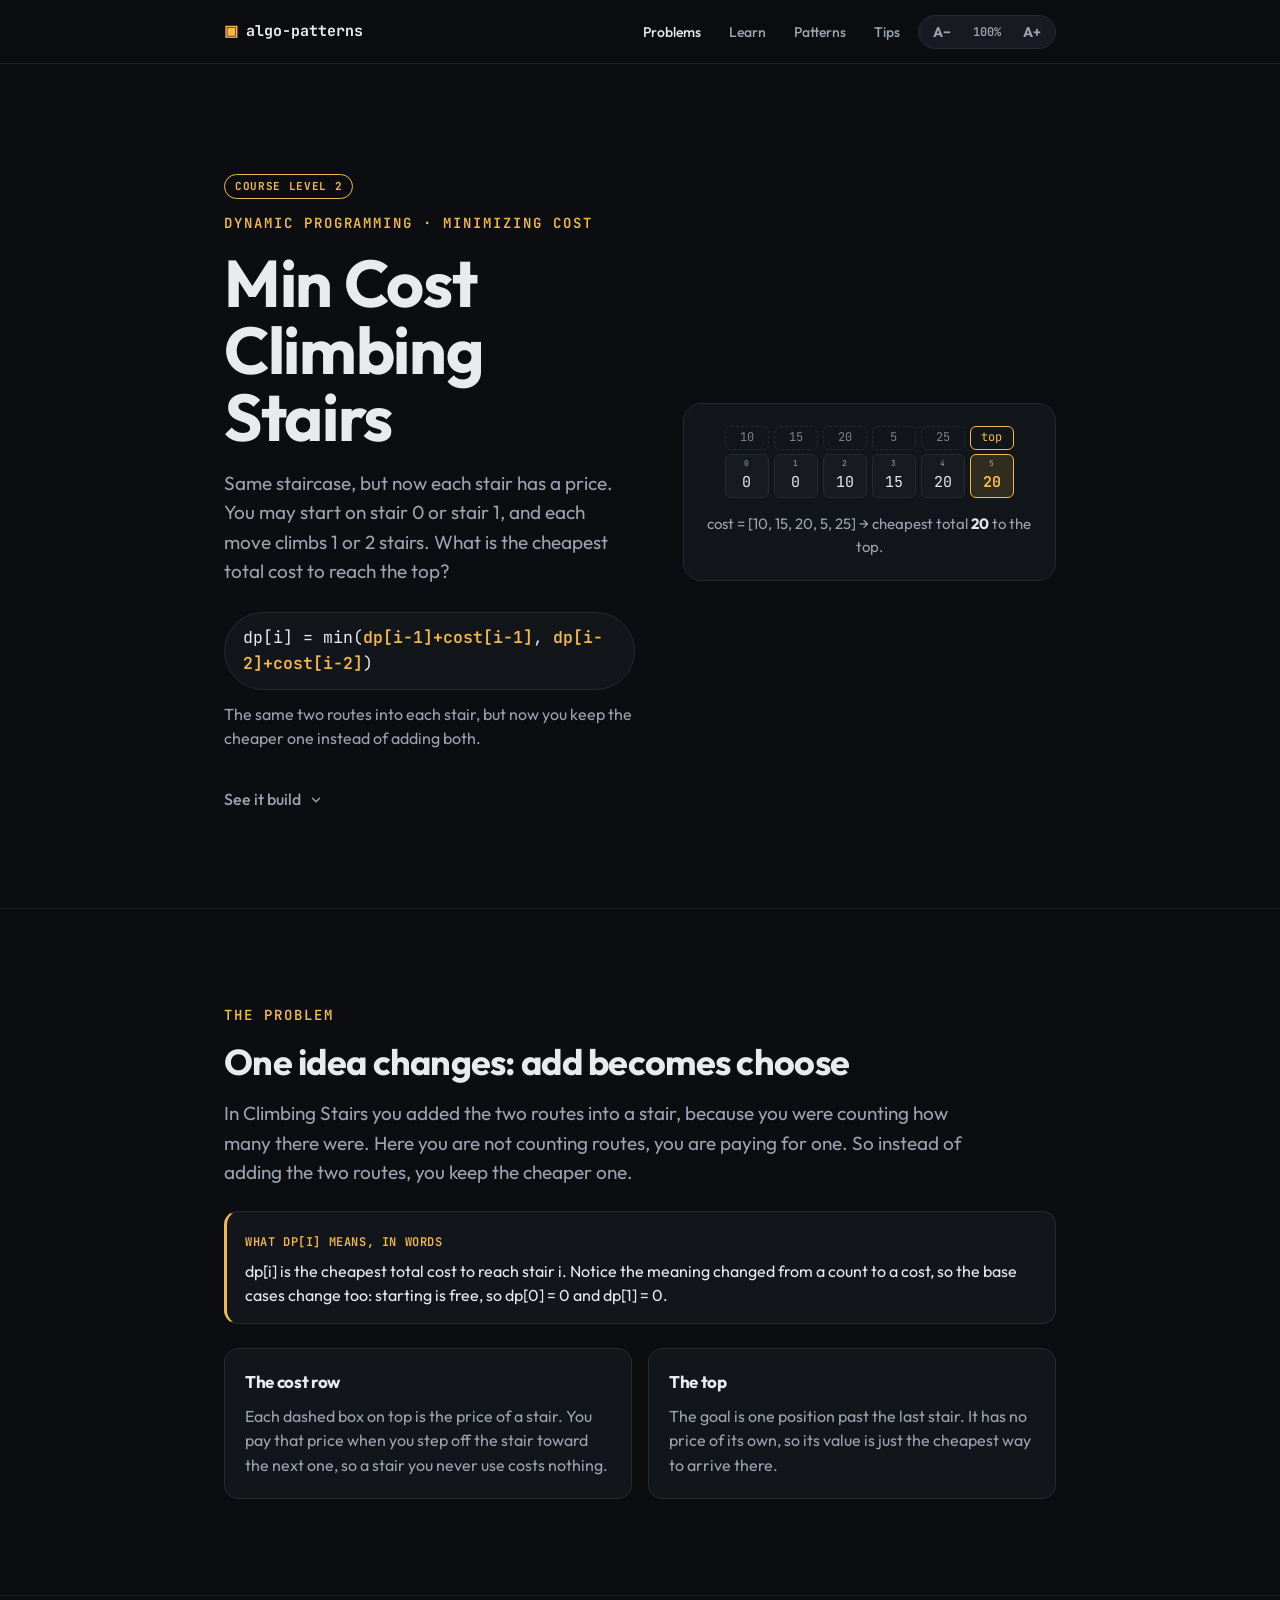
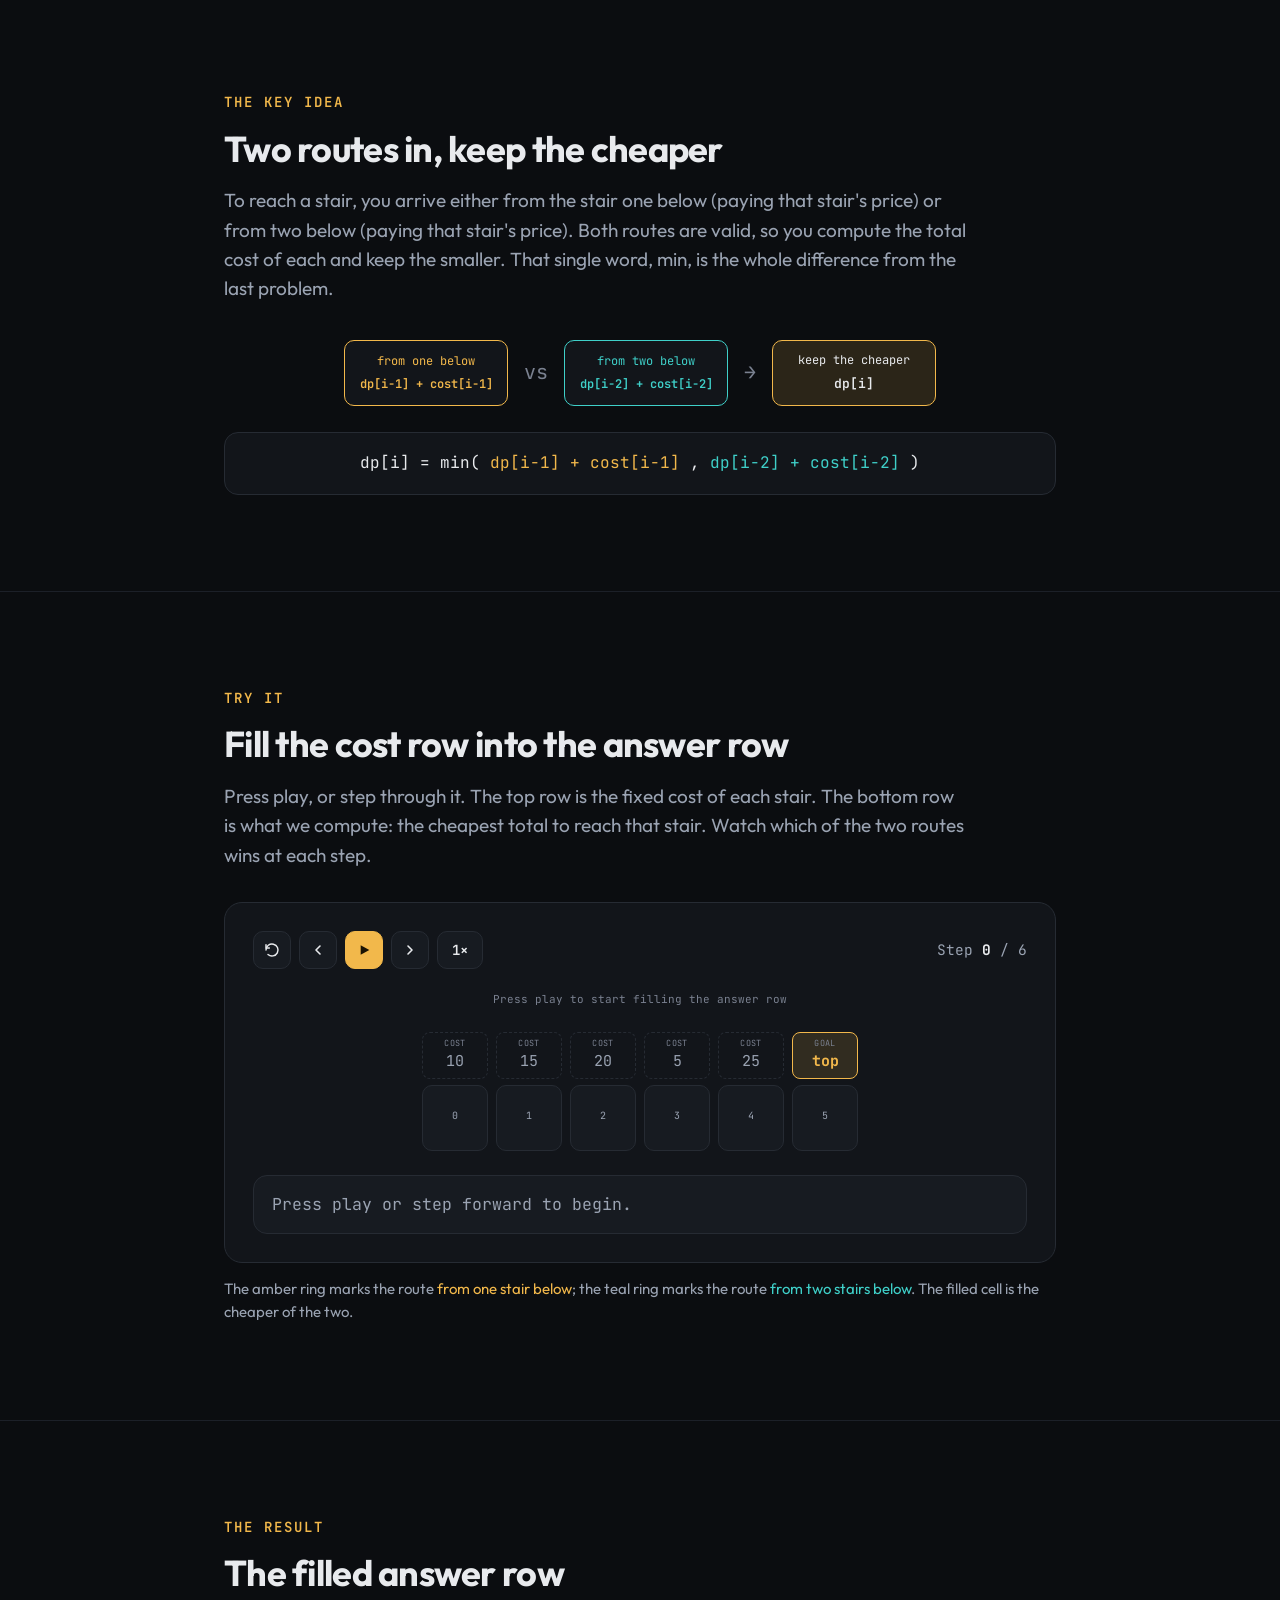
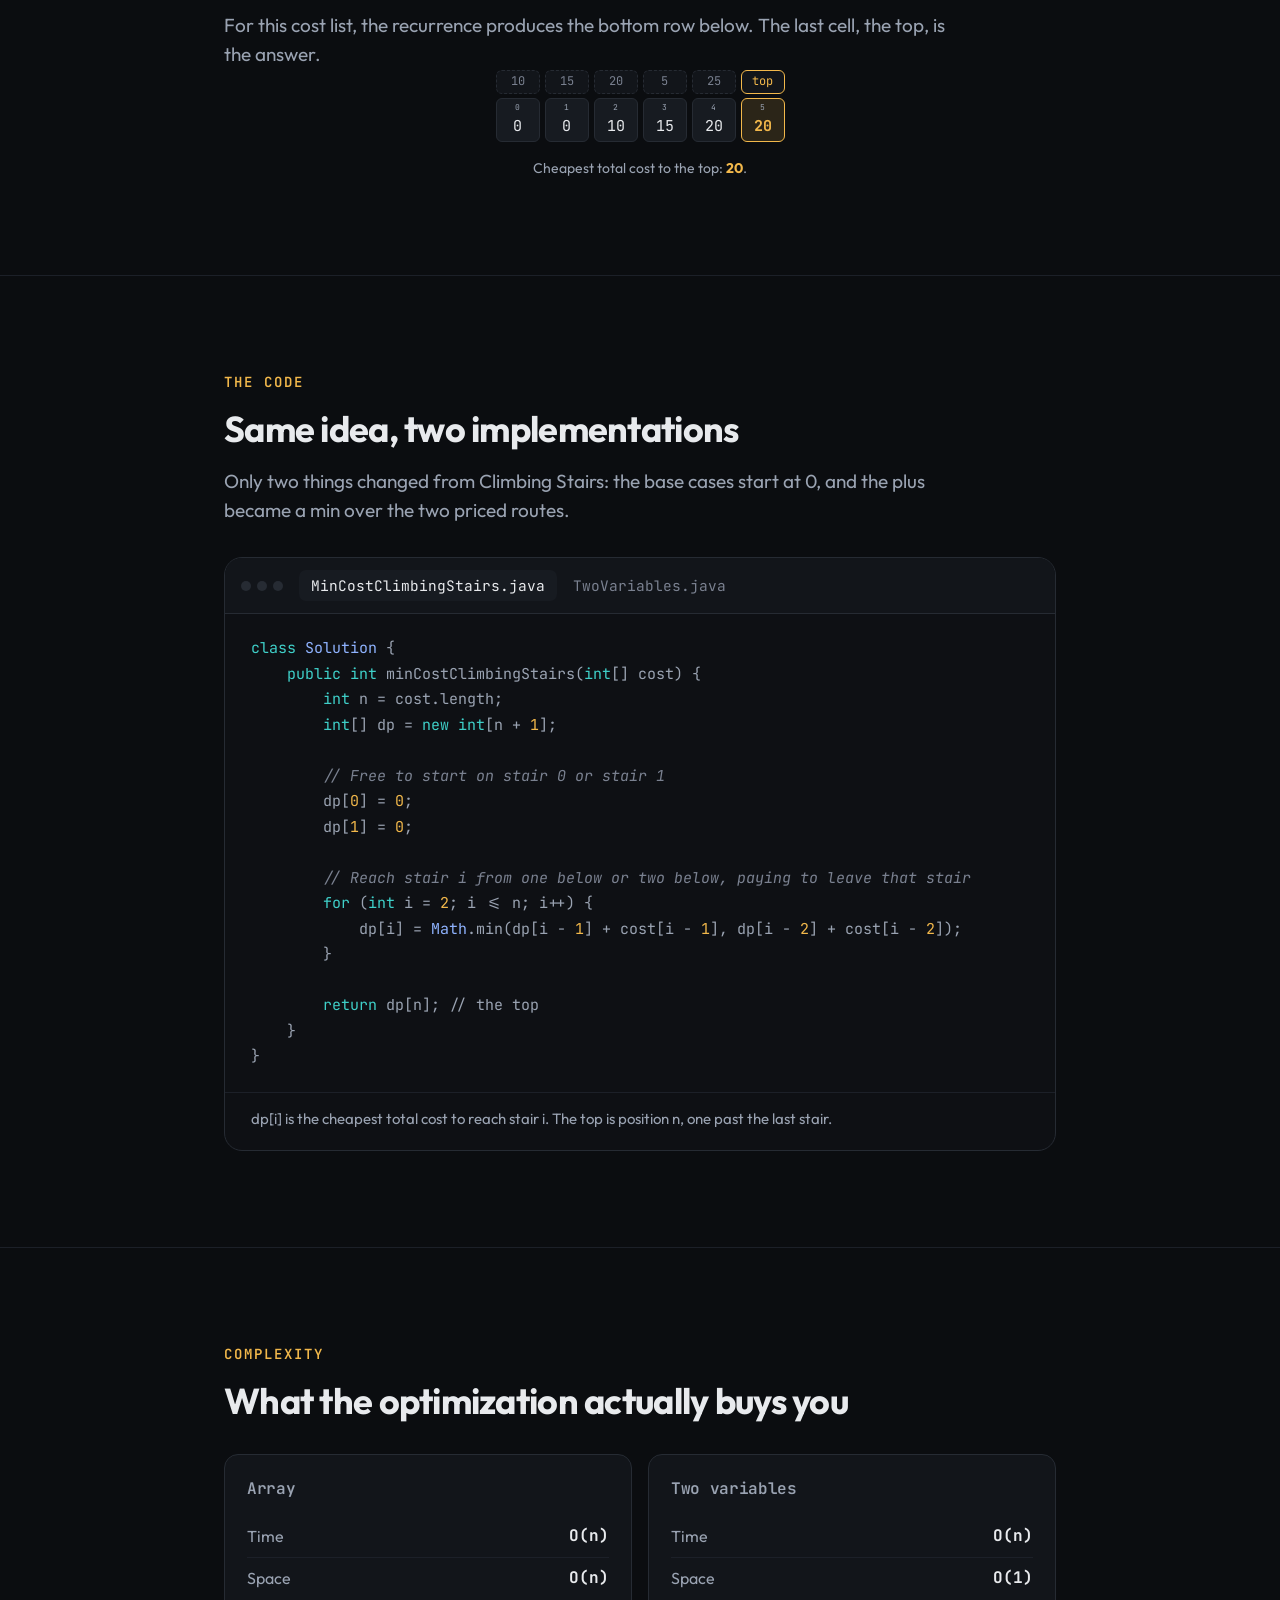
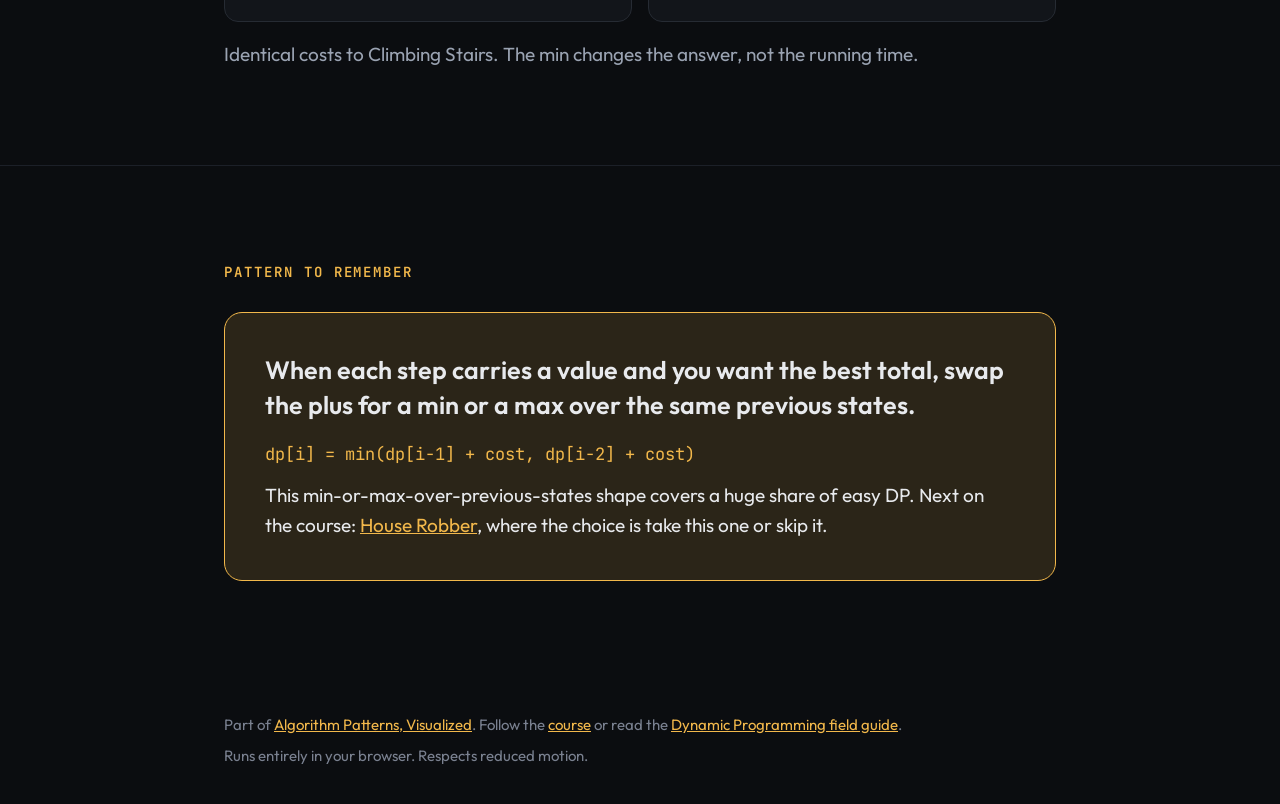
<file: problems/min-cost-climbing-stairs.html>
<!doctype html>
<html lang="en">
<head>
<meta charset="UTF-8">
<meta name="viewport" content="width=device-width, initial-scale=1.0">
<title>Min Cost Climbing Stairs: 1D Dynamic Programming, Visualized</title>
<meta name="description" content="The second step into dynamic programming: each stair now has a price, so instead of counting ways you keep the cheaper of two routes up.">
<link rel="icon" href="../assets/img/favicon.svg">
<link rel="preconnect" href="https://fonts.googleapis.com">
<link rel="preconnect" href="https://fonts.gstatic.com" crossorigin>
<link href="https://fonts.googleapis.com/css2?family=Outfit:wght@400;500;600;700;800&family=JetBrains+Mono:wght@400;500;600;700&display=swap" rel="stylesheet">
<link rel="stylesheet" href="../assets/css/base.css">
<style>
  /* Bespoke to this problem: the same 1D strip as Climbing Stairs, now with a cost row on top
     and a min() choice between two routes into each stair. */
  :root{ --scell:clamp(46px,12vw,66px); }

  .level-chip{display:inline-block;font-family:var(--mono);font-size:11px;font-weight:700;letter-spacing:.06em;
    text-transform:uppercase;color:var(--accent);border:1px solid var(--accent);border-radius:999px;padding:3px 10px;margin-bottom:14px}

  .means{background:var(--surface);border:1px solid var(--border);border-left:3px solid var(--accent);
    border-radius:var(--radius);padding:16px 18px;margin-top:24px}
  .means .k{font-family:var(--mono);font-size:12px;letter-spacing:.05em;text-transform:uppercase;color:var(--accent);font-weight:600}
  .means p{margin-top:6px;color:var(--text);line-height:1.5}

  /* strip: each column is a cost box (top) over a dp cell (bottom) */
  .strip{display:flex;gap:8px;justify-content:center;flex-wrap:wrap;align-items:flex-end}
  .col{display:flex;flex-direction:column;align-items:center;gap:6px}
  .costbox{width:var(--scell);min-height:36px;display:flex;flex-direction:column;align-items:center;justify-content:center;
    background:var(--surface);border:1px dashed var(--border);border-radius:8px;font-family:var(--mono);padding:4px 2px}
  .costbox .lab{font-size:8.5px;color:var(--text-faint);letter-spacing:.04em;text-transform:uppercase}
  .costbox .cv{font-size:clamp(12px,2.8vw,15px);color:var(--text-muted)}
  .costbox.top{border-style:solid;border-color:var(--accent);background:var(--accent-soft)}
  .costbox.top .cv{color:var(--accent);font-weight:700}

  .scell{width:var(--scell);min-height:var(--scell);display:flex;flex-direction:column;align-items:center;
    justify-content:center;gap:3px;position:relative;background:var(--surface-2);border:1px solid var(--border);
    border-radius:10px;
    transition:background .35s var(--ease),border-color .35s var(--ease),transform .35s var(--ease),box-shadow .35s var(--ease);}
  .scell .ix{font-family:var(--mono);font-size:10px;color:var(--text-muted)}
  .scell .vv{font-family:var(--mono);font-size:clamp(15px,3.4vw,20px);color:var(--text-faint);font-weight:600}
  .scell.settled .vv{color:var(--text)}
  .scell.boundary.settled .vv{color:var(--text-muted)}
  .scell.active{border-color:var(--text);transform:scale(1.08);z-index:2}
  .scell.active .vv{color:var(--text);font-weight:700}
  .scell.src-back1{border-color:var(--accent);box-shadow:0 0 0 2px var(--accent-soft)}
  .scell.src-back2{border-color:var(--left);box-shadow:0 0 0 2px var(--left-soft)}
  .scell.chosen{background:var(--accent-soft)}

  /* mini strip for hero + result */
  .mini-strip{display:flex;gap:5px;justify-content:center;flex-wrap:wrap;align-items:flex-end}
  .mini-col{display:flex;flex-direction:column;align-items:center;gap:4px}
  .mini-cost{width:clamp(30px,7.6vw,44px);min-height:24px;display:flex;align-items:center;justify-content:center;
    background:var(--surface);border:1px dashed var(--border);border-radius:6px;font-family:var(--mono);
    font-size:clamp(10px,2.2vw,12px);color:var(--text-faint)}
  .mini-cost.top{border-style:solid;border-color:var(--accent);color:var(--accent)}
  .mini-dp{width:clamp(30px,7.6vw,44px);min-height:clamp(30px,7.6vw,44px);display:flex;flex-direction:column;
    align-items:center;justify-content:center;gap:1px;background:var(--surface-2);border:1px solid var(--border);
    border-radius:6px;font-family:var(--mono)}
  .mini-dp .ix{font-size:8px;color:var(--text-muted)}
  .mini-dp .vv{font-size:clamp(12px,2.6vw,15px);color:var(--text)}
  .mini-dp.win{background:var(--accent-soft);border-color:var(--accent)}
  .mini-dp.win .vv{color:var(--accent);font-weight:700}

  /* idea diagram: two priced routes into one stair */
  .idea-diagram{display:flex;align-items:center;justify-content:center;gap:clamp(6px,2.4vw,16px);flex-wrap:wrap;margin:36px 0 26px}
  .idea-cell{width:clamp(122px,27vw,164px);min-height:66px;border-radius:10px;display:flex;flex-direction:column;
    align-items:center;justify-content:center;text-align:center;font-family:var(--mono);font-size:clamp(10px,2vw,12px);
    border:1px solid var(--border);background:var(--surface);color:var(--text-muted);padding:8px}
  .idea-cell b{font-size:12px;color:var(--text);font-weight:600;display:block;margin-top:4px}
  .idea-cell.back1{border-color:var(--accent);color:var(--accent)} .idea-cell.back1 b{color:var(--accent)}
  .idea-cell.back2{border-color:var(--left);color:var(--left)} .idea-cell.back2 b{color:var(--left)}
  .idea-cell.target{background:var(--accent-soft);border-color:var(--accent);color:var(--text)} .idea-cell.target b{color:var(--text);font-size:13px}
  .idea-op{font-family:var(--mono);font-size:clamp(15px,3.6vw,20px);color:var(--text-faint)}

  .derivation{font-family:var(--mono);text-align:center;font-size:clamp(12px,2.4vw,16px);color:var(--text);
    background:var(--surface);border:1px solid var(--border);border-radius:var(--radius);padding:18px;margin-top:8px}
  .derivation .b1{color:var(--accent)} .derivation .b2{color:var(--left)}

  .row-tag{font-family:var(--mono);font-size:11px;color:var(--text-faint);text-align:center;margin-bottom:16px}
  .result-cap{text-align:center;margin-top:16px;font-size:14px}
</style>
</head>
<body>
<a class="skip-link" href="#main">Skip to content</a>

<nav class="nav">
  <div class="wrap">
    <a class="wordmark" href="../index.html"><span class="dot">▣</span> algo-patterns</a>
    <div class="nav-actions">
      <ul class="nav-links">
        <li><a href="../index.html" aria-current="page">Problems</a></li>
        <li><a href="../learn.html">Learn</a></li>
        <li><a href="../patterns.html">Patterns</a></li>
        <li><a href="../tips.html">Tips</a></li>
      </ul>
      <div class="fs-control" role="group" aria-label="Text size">
        <button type="button" class="fs-btn" id="fsDown" aria-label="Decrease text size">A&minus;</button>
        <button type="button" class="fs-btn fs-readout" id="fsReset" aria-label="Reset text size" title="Reset text size">100%</button>
        <button type="button" class="fs-btn" id="fsUp" aria-label="Increase text size">A+</button>
      </div>
    </div>
  </div>
</nav>

<main id="main">

  <section class="hero" id="top">
    <div class="wrap hero-grid">
      <div>
        <span class="level-chip">Course level 2</span>
        <p class="eyebrow">Dynamic Programming · Minimizing Cost</p>
        <h1>Min Cost Climbing Stairs</h1>
        <p class="lede">Same staircase, but now each stair has a price. You may start on stair 0 or stair 1, and each move climbs 1 or 2 stairs. What is the cheapest total cost to reach the top?</p>
        <div class="formula-pill"><span class="mono">dp[i] = min(<b>dp[i-1]+cost[i-1]</b>, <b>dp[i-2]+cost[i-2]</b>)</span></div>
        <p class="formula-note muted">The same two routes into each stair, but now you keep the cheaper one instead of adding both.</p>
        <a class="scroll-cue" href="#visualizer">
          See it build
          <svg width="14" height="14" viewBox="0 0 24 24" fill="none" stroke="currentColor" stroke-width="2.4" stroke-linecap="round"><path d="M6 9l6 6 6-6"/></svg>
        </a>
      </div>
      <div class="hero-visual">
        <div class="mini-strip" id="heroStrip"></div>
        <p class="hero-visual-cap">cost = [10, 15, 20, 5, 25] → cheapest total <b>20</b> to the top.</p>
      </div>
    </div>
  </section>

  <section id="problem">
    <div class="wrap">
      <p class="eyebrow">The Problem</p>
      <h2>One idea changes: add becomes choose</h2>
      <p class="lede">In Climbing Stairs you added the two routes into a stair, because you were counting how many there were. Here you are not counting routes, you are paying for one. So instead of adding the two routes, you keep the cheaper one.</p>

      <div class="means">
        <span class="k">What dp[i] means, in words</span>
        <p>dp[i] is the cheapest total cost to reach stair i. Notice the meaning changed from a count to a cost, so the base cases change too: starting is free, so dp[0] = 0 and dp[1] = 0.</p>
      </div>

      <div class="callout-row" style="margin-top:24px">
        <div class="callout">
          <h3>The cost row</h3>
          <p>Each dashed box on top is the price of a stair. You pay that price when you step off the stair toward the next one, so a stair you never use costs nothing.</p>
        </div>
        <div class="callout">
          <h3>The top</h3>
          <p>The goal is one position past the last stair. It has no price of its own, so its value is just the cheapest way to arrive there.</p>
        </div>
      </div>
    </div>
  </section>

  <section id="idea">
    <div class="wrap">
      <p class="eyebrow">The Key Idea</p>
      <h2>Two routes in, keep the cheaper</h2>
      <p class="lede">To reach a stair, you arrive either from the stair one below (paying that stair's price) or from two below (paying that stair's price). Both routes are valid, so you compute the total cost of each and keep the smaller. That single word, min, is the whole difference from the last problem.</p>

      <div class="idea-diagram">
        <div class="idea-cell back1">from one below<b>dp[i-1] + cost[i-1]</b></div>
        <div class="idea-op">vs</div>
        <div class="idea-cell back2">from two below<b>dp[i-2] + cost[i-2]</b></div>
        <div class="idea-op">→</div>
        <div class="idea-cell target">keep the cheaper<b>dp[i]</b></div>
      </div>

      <div class="derivation">dp[i] = min( <span class="b1">dp[i-1] + cost[i-1]</span> , <span class="b2">dp[i-2] + cost[i-2]</span> )</div>
    </div>
  </section>

  <section id="visualizer">
    <div class="wrap">
      <p class="eyebrow">Try It</p>
      <h2>Fill the cost row into the answer row</h2>
      <p class="lede">Press play, or step through it. The top row is the fixed cost of each stair. The bottom row is what we compute: the cheapest total to reach that stair. Watch which of the two routes wins at each step.</p>

      <div class="viz-panel">
        <div class="viz-toolbar">
          <div class="transport">
            <button class="ctrl-btn" id="btnReset" aria-label="Reset">
              <svg viewBox="0 0 24 24" fill="none" stroke="currentColor" stroke-width="2.2" stroke-linecap="round"><path d="M3 12a9 9 0 1 1 3 6.7"/><path d="M3 4v5h5"/></svg>
            </button>
            <button class="ctrl-btn" id="btnBack" aria-label="Step back">
              <svg viewBox="0 0 24 24" fill="none" stroke="currentColor" stroke-width="2.4" stroke-linecap="round" stroke-linejoin="round"><path d="M15 6l-6 6 6 6"/></svg>
            </button>
            <button class="ctrl-btn primary" id="btnPlay" aria-label="Play">
              <svg id="iconPlay" viewBox="0 0 24 24" fill="currentColor"><path d="M7 5l13 7-13 7z"/></svg>
              <svg id="iconPause" viewBox="0 0 24 24" fill="currentColor" style="display:none"><path d="M7 5h3v14H7zM14 5h3v14h-3z"/></svg>
            </button>
            <button class="ctrl-btn" id="btnFwd" aria-label="Step forward">
              <svg viewBox="0 0 24 24" fill="none" stroke="currentColor" stroke-width="2.4" stroke-linecap="round" stroke-linejoin="round"><path d="M9 6l6 6-6 6"/></svg>
            </button>
            <button class="ctrl-btn speed-btn" id="btnSpeed">1×</button>
          </div>
          <p class="step-readout">Step <b id="stepNow">0</b> / <span id="stepMax">0</span></p>
        </div>

        <p class="row-tag" id="rowTag">Press play to start filling the answer row</p>
        <div class="grid-stage">
          <div class="strip" id="dpStrip"></div>
        </div>

        <div class="formula-readout" id="formulaReadout" aria-live="polite">Press play or step forward to begin.</div>
      </div>
      <p class="viz-caption">The amber ring marks the route <span style="color:var(--accent)">from one stair below</span>; the teal ring marks the route <span style="color:var(--left)">from two stairs below</span>. The filled cell is the cheaper of the two.</p>
    </div>
  </section>

  <section id="result">
    <div class="wrap">
      <p class="eyebrow">The Result</p>
      <h2>The filled answer row</h2>
      <p class="lede">For this cost list, the recurrence produces the bottom row below. The last cell, the top, is the answer.</p>
      <div class="mini-strip" id="resultStrip" aria-label="Filled DP strip for the cost example"></div>
      <p class="result-cap muted">Cheapest total cost to the top: <b style="color:var(--accent)">20</b>.</p>
    </div>
  </section>

  <section id="code">
    <div class="wrap">
      <p class="eyebrow">The Code</p>
      <h2>Same idea, two implementations</h2>
      <p class="lede">Only two things changed from Climbing Stairs: the base cases start at 0, and the plus became a min over the two priced routes.</p>

      <div class="editor">
        <div class="editor-bar">
          <div class="traffic"><span></span><span></span><span></span></div>
          <div class="editor-tabs" role="tablist" aria-label="Code samples">
            <button role="tab" id="tabArr" aria-selected="true">MinCostClimbingStairs.java</button>
            <button role="tab" id="tabOpt" aria-selected="false">TwoVariables.java</button>
          </div>
        </div>
        <div class="editor-body"><pre id="codeBody"></pre></div>
        <p class="editor-note" id="codeNote"></p>
      </div>
    </div>
  </section>

  <section id="complexity">
    <div class="wrap">
      <p class="eyebrow">Complexity</p>
      <h2>What the optimization actually buys you</h2>
      <div class="complexity-row">
        <div class="complexity-card">
          <h3>Array</h3>
          <div class="complexity-stat"><span class="muted">Time</span><b>O(n)</b></div>
          <div class="complexity-stat"><span class="muted">Space</span><b>O(n)</b></div>
        </div>
        <div class="complexity-card">
          <h3>Two variables</h3>
          <div class="complexity-stat"><span class="muted">Time</span><b>O(n)</b></div>
          <div class="complexity-stat"><span class="muted">Space</span><b>O(1)</b></div>
        </div>
      </div>
      <p class="lede" style="margin-top:18px">Identical costs to Climbing Stairs. The min changes the answer, not the running time.</p>
    </div>
  </section>

  <section id="pattern">
    <div class="wrap">
      <p class="eyebrow">Pattern To Remember</p>
      <div class="pattern-card">
        <p class="lead">When each step carries a value and you want the best total, swap the plus for a min or a max over the same previous states.</p>
        <p class="pattern-strip">dp[i] = min(dp[i-1] + cost, dp[i-2] + cost)</p>
        <p class="lede">This min-or-max-over-previous-states shape covers a huge share of easy DP. Next on the course: <a href="house-robber.html">House Robber</a>, where the choice is take this one or skip it.</p>
      </div>
    </div>
  </section>

</main>

<footer>
  <div class="wrap footer-row">
    <span>Part of <a href="../index.html">Algorithm Patterns, Visualized</a>. Follow the <a href="../learn.html">course</a> or read the <a href="../patterns.html#dynamic-programming">Dynamic Programming field guide</a>.</span>
    <span>Runs entirely in your browser. Respects reduced motion.</span>
  </div>
</footer>

<script src="../assets/js/step-player.js"></script>
<script src="../assets/js/code-panel.js"></script>
<script>
(function(){
  "use strict";
  var COST = [10, 15, 20, 5, 25];
  var N = COST.length; // top is position N

  function computeDp(){
    var dp = new Array(N + 1).fill(0);
    dp[0] = 0; dp[1] = 0;
    for (var i = 2; i <= N; i++){
      dp[i] = Math.min(dp[i-1] + COST[i-1], dp[i-2] + COST[i-2]);
    }
    return dp;
  }

  function buildSteps(){
    var dp = computeDp();
    var steps = [];
    for (var i = 0; i <= N; i++){
      var candOne = i >= 2 ? dp[i-1] + COST[i-1] : null; // from one below (amber)
      var candTwo = i >= 2 ? dp[i-2] + COST[i-2] : null; // from two below (teal)
      steps.push({
        i: i, value: dp[i], base: i < 2,
        candOne: candOne, candTwo: candTwo,
        chose: i >= 2 ? (candOne <= candTwo ? "one" : "two") : null
      });
    }
    return { dp: dp, steps: steps };
  }

  var DATA = buildSteps();
  var TOTAL = DATA.steps.length;

  function costLabel(i){ return i < N ? COST[i] : "top"; }

  function renderMiniStrip(el){
    el.innerHTML = "";
    for (var i = 0; i <= N; i++){
      var col = document.createElement("div"); col.className = "mini-col";
      var cost = document.createElement("div");
      cost.className = "mini-cost" + (i === N ? " top" : "");
      cost.textContent = costLabel(i);
      var dp = document.createElement("div");
      dp.className = "mini-dp" + (i === N ? " win" : "");
      var ix = document.createElement("span"); ix.className = "ix"; ix.textContent = i;
      var vv = document.createElement("span"); vv.className = "vv"; vv.textContent = DATA.dp[i];
      dp.appendChild(ix); dp.appendChild(vv);
      col.appendChild(cost); col.appendChild(dp);
      el.appendChild(col);
    }
  }
  renderMiniStrip(document.getElementById("heroStrip"));
  renderMiniStrip(document.getElementById("resultStrip"));

  var stripEl = document.getElementById("dpStrip");
  var rowTagEl = document.getElementById("rowTag");
  var formulaEl = document.getElementById("formulaReadout");

  function render(current){
    stripEl.innerHTML = "";
    rowTagEl.textContent = current < 0
      ? "Press play to start filling the answer row"
      : (current < 2
          ? "Base case: starting on stair " + current + " is free, so dp[" + current + "] = 0"
          : "Reaching stair " + (current === N ? "top" : current) + ": compare the two priced routes, keep the cheaper");

    var active = current >= 0 ? DATA.steps[current] : null;

    for (var i = 0; i <= N; i++){
      var s = DATA.steps[i];
      var col = document.createElement("div"); col.className = "col";

      var cost = document.createElement("div");
      cost.className = "costbox" + (i === N ? " top" : "");
      if (i === N){
        cost.innerHTML = '<span class="lab">goal</span><span class="cv">top</span>';
      } else {
        cost.innerHTML = '<span class="lab">cost</span><span class="cv">' + COST[i] + '</span>';
      }

      var cell = document.createElement("div");
      cell.className = "scell" + (s.base ? " boundary" : "");
      if (i <= current) cell.classList.add("settled");
      if (i === current) cell.classList.add("active");
      if (active && current >= 2){
        if (i === current - 1){
          cell.classList.add("src-back1");
          if (active.chose === "one") cell.classList.add("chosen");
        }
        if (i === current - 2){
          cell.classList.add("src-back2");
          if (active.chose === "two") cell.classList.add("chosen");
        }
      }
      var ix = document.createElement("span"); ix.className = "ix"; ix.textContent = i;
      var vv = document.createElement("span"); vv.className = "vv";
      vv.textContent = i <= current ? s.value : "";
      cell.appendChild(ix); cell.appendChild(vv);

      col.appendChild(cost); col.appendChild(cell);
      stripEl.appendChild(col);
    }
  }

  function renderFormula(current){
    if (current < 0){ formulaEl.textContent = "Press play or step forward to begin."; return; }
    var s = DATA.steps[current];
    if (s.base){ formulaEl.textContent = "dp[" + s.i + "] = 0  (you may start here for free)"; return; }
    var winWord = s.chose === "one" ? "cheaper from one stair below" : "cheaper from two stairs below";
    formulaEl.innerHTML = "dp[" + s.i + "] = min( <span class='ft'>" + s.candOne + "</span>, <span class='fl'>" + s.candTwo +
      "</span> ) = <b>" + s.value + "</b>  (" + winWord + ")";
  }

  function renderAtStep(current){ render(current); renderFormula(current); }

  StepPlayer.create({ totalSteps: TOTAL, onChange: renderAtStep });

  CodePanel.create({
    types: ["Solution", "Math"],
    tabs: [
      {
        id: "tabArr",
        note: "dp[i] is the cheapest total cost to reach stair i. The top is position n, one past the last stair.",
        lines: [
          ["class Solution {", null],
          ["    public int minCostClimbingStairs(int[] cost) {", null],
          ["        int n = cost.length;", null],
          ["        int[] dp = new int[n + 1];", null],
          ["", null],
          ["        // Free to start on stair 0 or stair 1", "cm"],
          ["        dp[0] = 0;", null],
          ["        dp[1] = 0;", null],
          ["", null],
          ["        // Reach stair i from one below or two below, paying to leave that stair", "cm"],
          ["        for (int i = 2; i <= n; i++) {", null],
          ["            dp[i] = Math.min(dp[i - 1] + cost[i - 1], dp[i - 2] + cost[i - 2]);", null],
          ["        }", null],
          ["", null],
          ["        return dp[n]; // the top", null],
          ["    }", null],
          ["}", null]
        ]
      },
      {
        id: "tabOpt",
        note: "Same recurrence, keeping only the two costs it ever looks back at.",
        lines: [
          ["class Solution {", null],
          ["    public int minCostClimbingStairs(int[] cost) {", null],
          ["        int twoBack = 0;   // cheapest cost to reach the stair two below", null],
          ["        int oneBack = 0;   // cheapest cost to reach the stair one below", null],
          ["", null],
          ["        for (int i = 2; i <= cost.length; i++) {", null],
          ["            int current = Math.min(oneBack + cost[i - 1], twoBack + cost[i - 2]);", null],
          ["            twoBack = oneBack;", null],
          ["            oneBack = current;", null],
          ["        }", null],
          ["", null],
          ["        return oneBack;", null],
          ["    }", null],
          ["}", null]
        ]
      }
    ]
  });
})();
</script>
<script src="../assets/js/font-scale.js"></script>
</body>
</html>
</file>
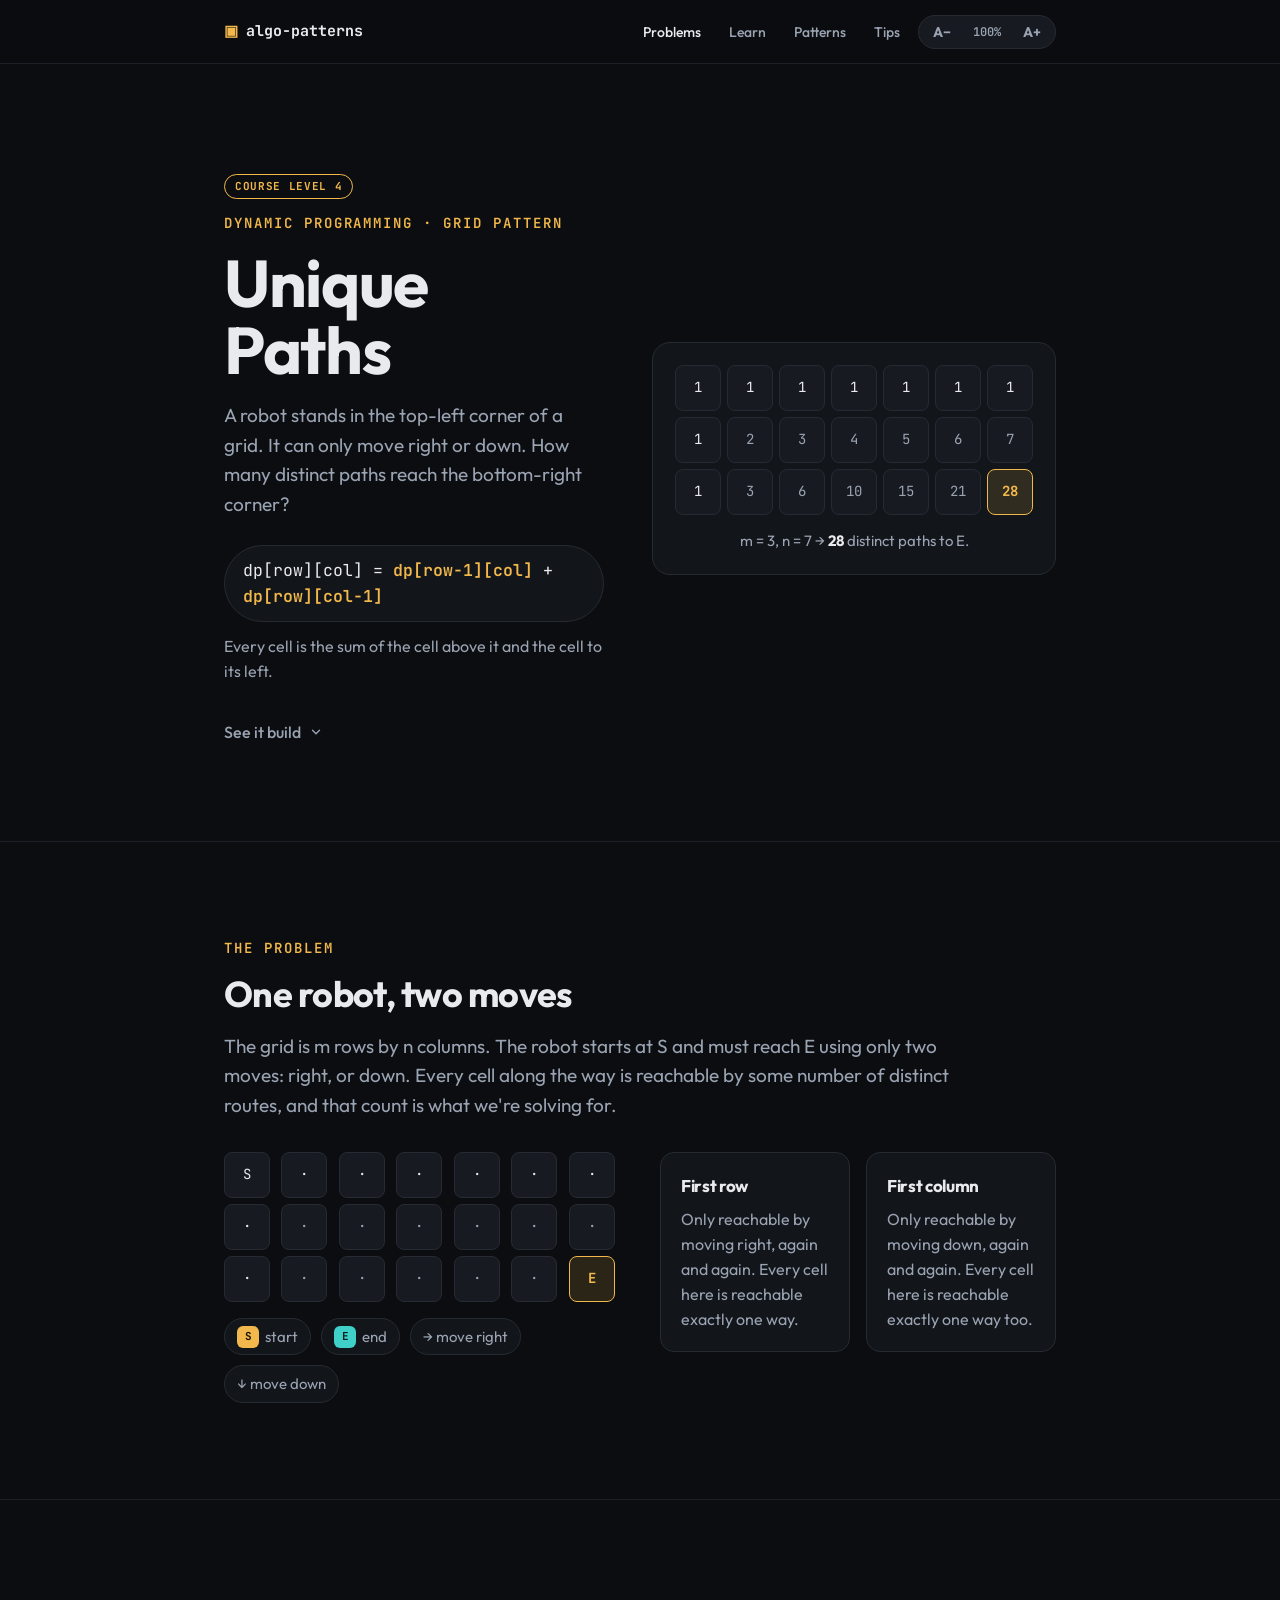
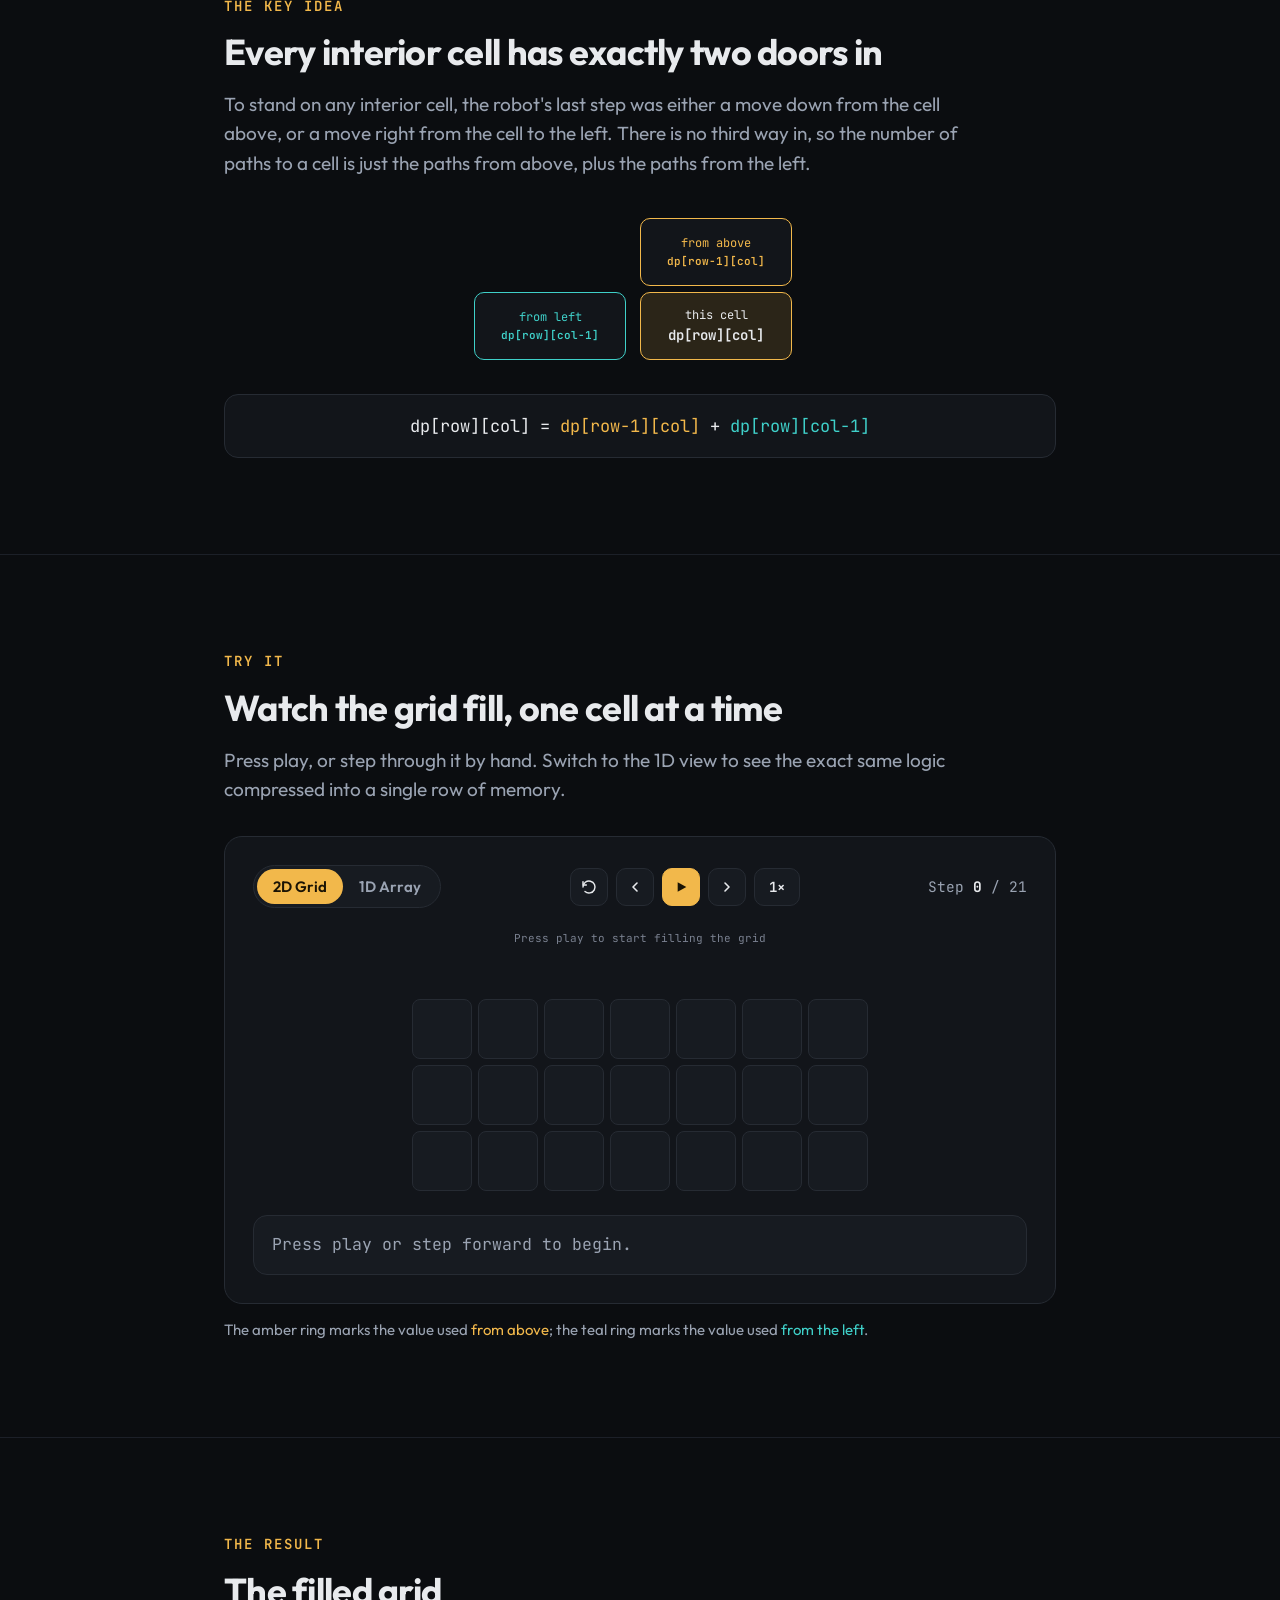
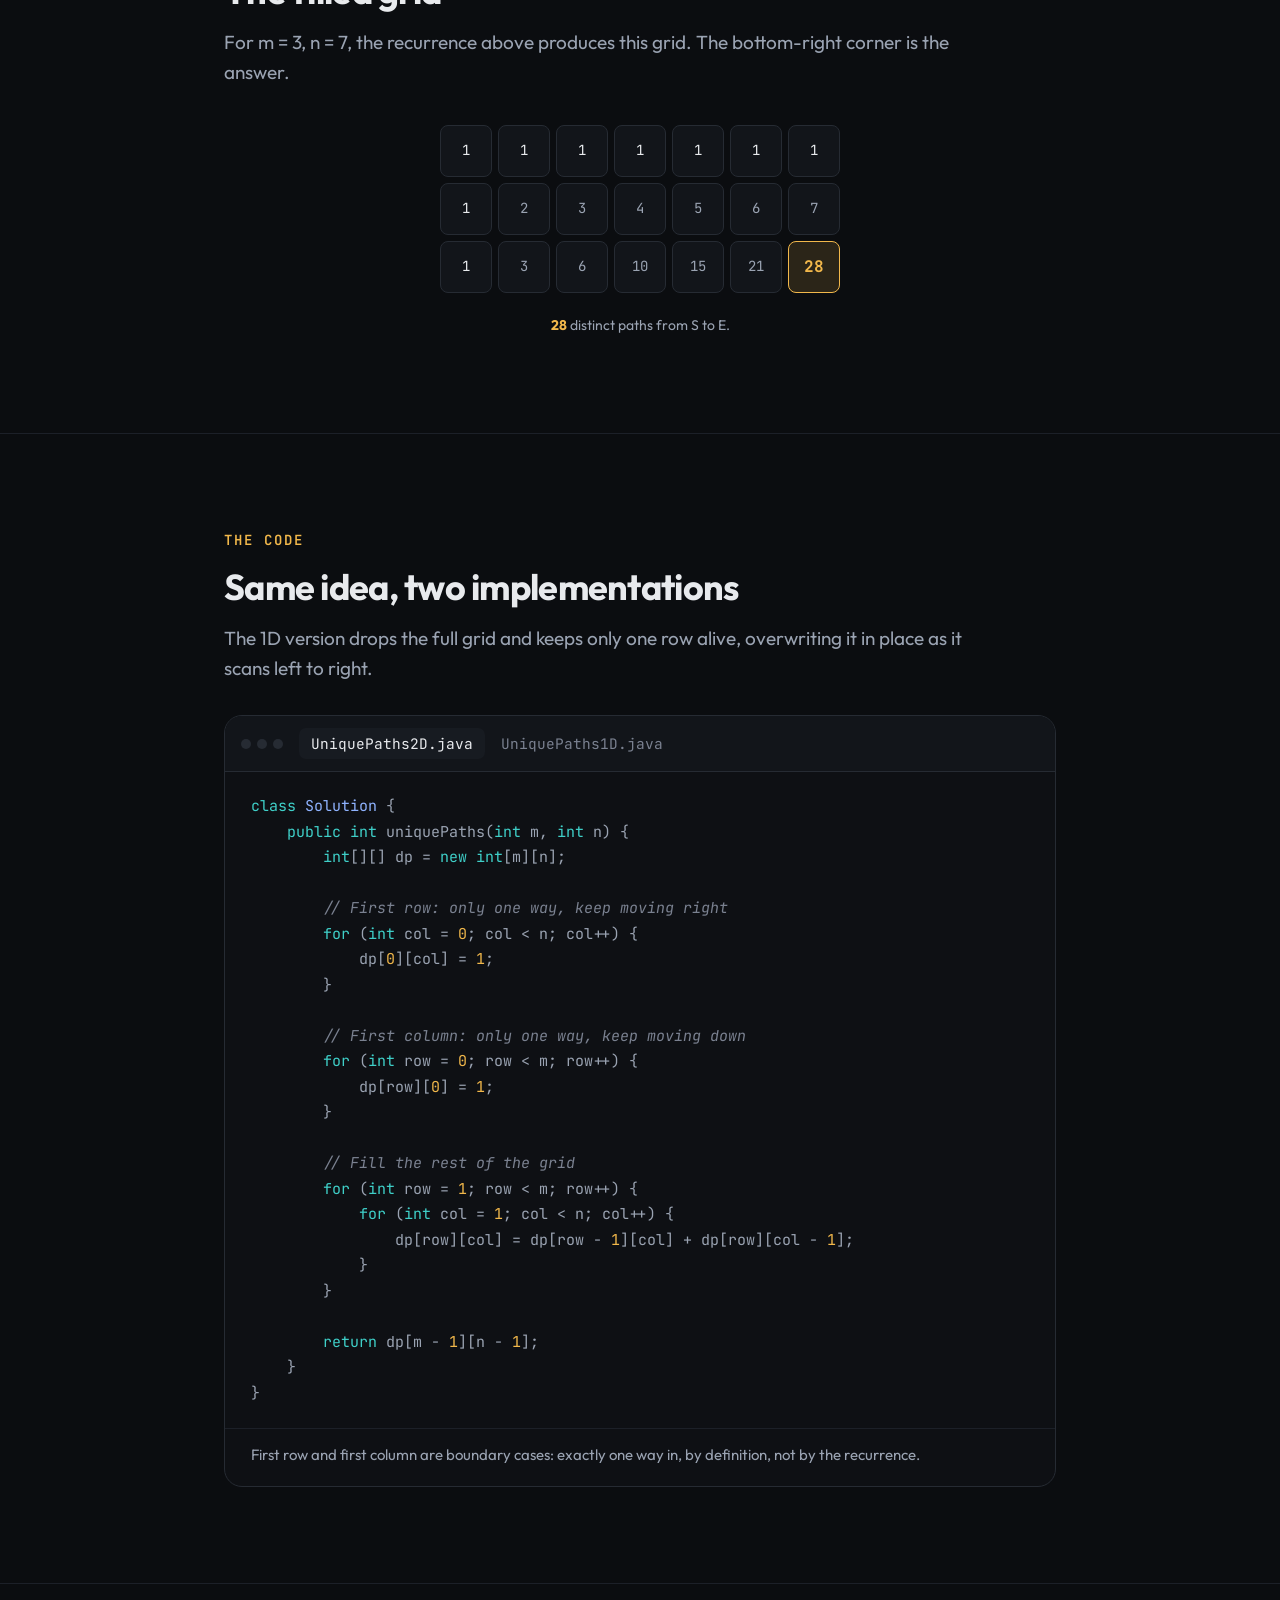
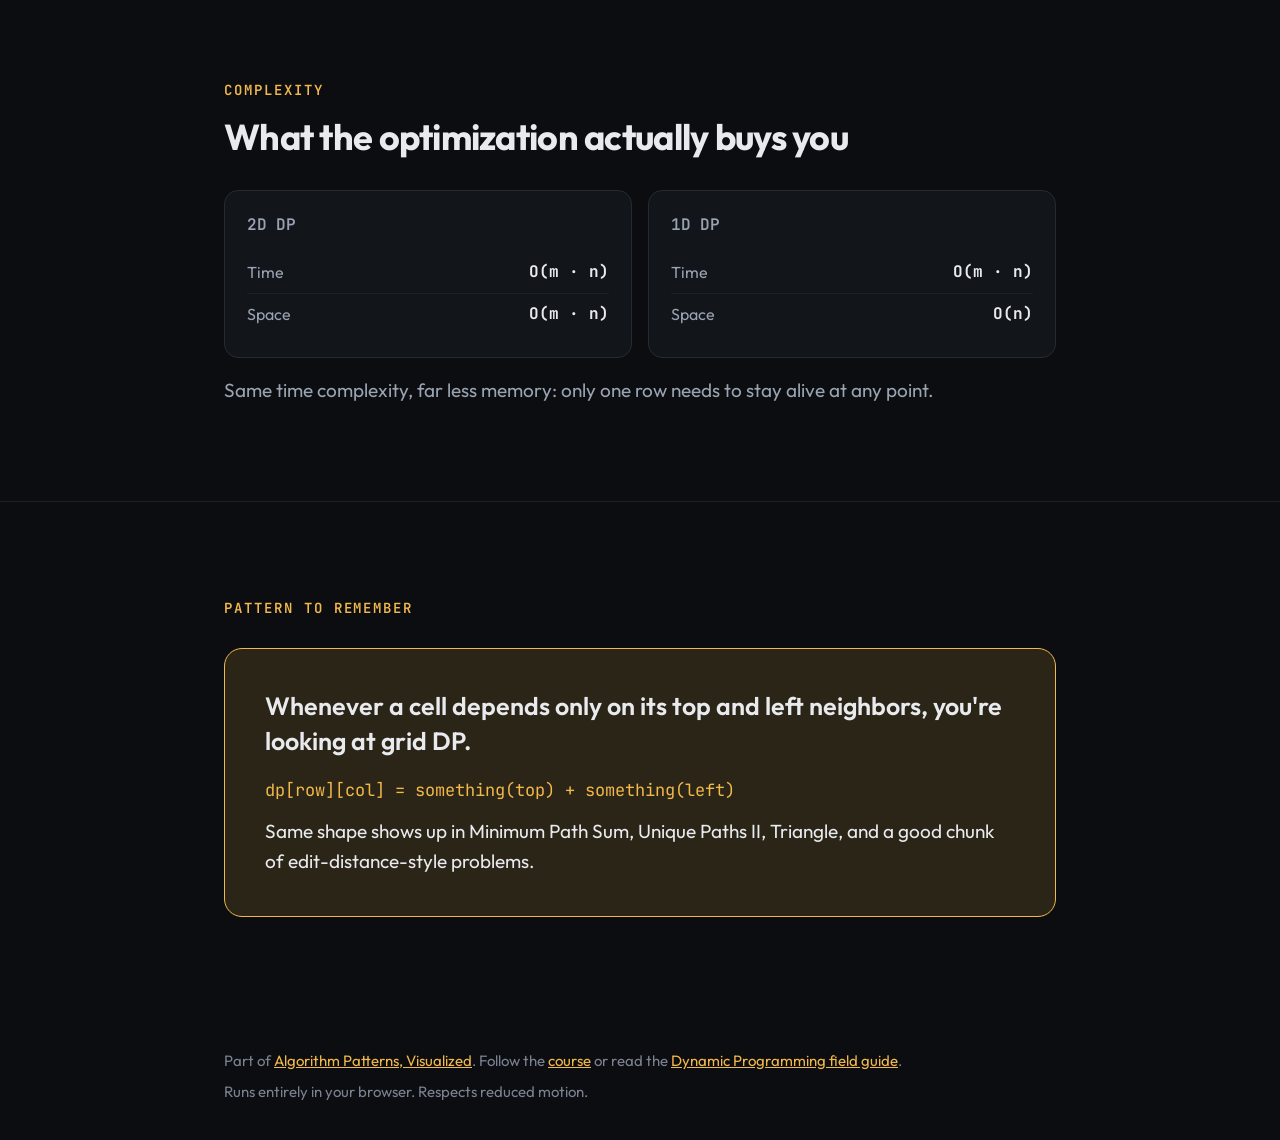
<file: problems/unique-paths.html>
<!doctype html>
<html lang="en">
<head>
<meta charset="UTF-8">
<meta name="viewport" content="width=device-width, initial-scale=1.0">
<title>Unique Paths: Grid Dynamic Programming, Visualized</title>
<meta name="description" content="An interactive walkthrough of the Unique Paths grid dynamic programming pattern: step through the 2D recurrence, then watch it compress into a 1D array.">
<link rel="icon" href="../assets/img/favicon.svg">
<link rel="preconnect" href="https://fonts.googleapis.com">
<link rel="preconnect" href="https://fonts.gstatic.com" crossorigin>
<link href="https://fonts.googleapis.com/css2?family=Outfit:wght@400;500;600;700;800&family=JetBrains+Mono:wght@400;500;600;700&display=swap" rel="stylesheet">
<link rel="stylesheet" href="../assets/css/base.css">
<style>
  /* Bespoke to this problem: a 2D grid + a compressed 1D array, the grid-DP visual metaphor. */
  :root{ --cell:clamp(34px,8.4vw,60px); }

  .level-chip{display:inline-block;font-family:var(--mono);font-size:11px;font-weight:700;letter-spacing:.06em;
    text-transform:uppercase;color:var(--accent);border:1px solid var(--accent);border-radius:999px;padding:3px 10px;margin-bottom:14px}

  .badge.s{background:var(--accent);color:var(--accent-ink)}
  .badge.e{background:var(--left);color:#06201e}

  /* ---------- static mini grid (hero + result) ---------- */
  .mini-grid{display:grid;gap:6px;justify-content:center}
  .mini-cell{
    width:clamp(30px,7.2vw,46px);height:clamp(30px,7.2vw,46px);display:flex;align-items:center;justify-content:center;
    background:var(--surface-2);border:1px solid var(--border);border-radius:8px;
    font-family:var(--mono);font-size:clamp(11px,2.2vw,14px);color:var(--text-muted);
  }
  .mini-cell.win{background:var(--accent-soft);border-color:var(--accent);color:var(--accent);font-weight:700}
  .mini-cell.edge{color:var(--text)}

  /* ---------- problem section layout ---------- */
  .problem-layout{display:grid;grid-template-columns:1fr 1fr;gap:40px;margin-top:32px;align-items:start}
  @media (max-width:760px){.problem-layout{grid-template-columns:1fr}}

  /* ---------- idea diagram ---------- */
  .idea-diagram{
    display:grid;grid-template-columns:repeat(3,auto);grid-template-rows:repeat(3,auto);
    justify-content:center;align-items:center;gap:6px 14px;margin:40px 0 28px;
  }
  .idea-cell{
    width:clamp(116px,22vw,152px);height:clamp(54px,10vw,68px);border-radius:10px;
    display:flex;flex-direction:column;align-items:center;justify-content:center;text-align:center;
    font-family:var(--mono);font-size:clamp(10px,2vw,12px);border:1px solid var(--border);background:var(--surface);
    color:var(--text-muted);padding:4px 8px;
  }
  .idea-cell b{font-size:11px;color:var(--text);font-weight:600;display:block;white-space:nowrap}
  .idea-cell.top{grid-column:2;grid-row:1;border-color:var(--accent);color:var(--accent)}
  .idea-cell.top b{color:var(--accent)}
  .idea-cell.left{grid-column:1;grid-row:2;border-color:var(--left);color:var(--left)}
  .idea-cell.left b{color:var(--left)}
  .idea-cell.target{grid-column:2;grid-row:2;background:var(--accent-soft);border-color:var(--accent);color:var(--text)}
  .idea-cell.target b{color:var(--text);font-size:14px}

  .derivation{
    font-family:var(--mono);text-align:center;font-size:clamp(13px,2.6vw,17px);color:var(--text);
    background:var(--surface);border:1px solid var(--border);border-radius:var(--radius);padding:18px;
  }
  .derivation .from-top{color:var(--accent)}
  .derivation .from-left{color:var(--left)}

  /* ---------- the dp grid + 1D array visualizer ---------- */
  .dp-grid{display:grid;gap:6px}
  .dp-cell{
    width:var(--cell);height:var(--cell);
    display:flex;align-items:center;justify-content:center;border-radius:8px;position:relative;
    background:var(--surface-2);border:1px solid var(--border);font-family:var(--mono);
    font-size:clamp(12px,2.6vw,16px);color:var(--text-faint);
    transition:background .35s var(--ease),border-color .35s var(--ease),color .35s var(--ease),transform .35s var(--ease);
  }
  .dp-cell.settled{color:var(--text);background:var(--surface)}
  .dp-cell.boundary.settled{color:var(--text-muted)}
  .dp-cell.active{border-color:var(--text);transform:scale(1.08);color:var(--text);font-weight:700;z-index:2}
  .dp-cell.src-top{border-color:var(--accent);box-shadow:0 0 0 2px var(--accent-soft)}
  .dp-cell.src-left{border-color:var(--left);box-shadow:0 0 0 2px var(--left-soft)}
  .dp-cell .chev{position:absolute;width:9px;height:9px;opacity:0;transition:opacity .25s var(--ease)}
  .dp-cell .chev.show{opacity:1}
  .chev-top{top:-5px;left:50%;transform:translateX(-50%) rotate(45deg);border-top:2px solid var(--accent);border-right:2px solid var(--accent)}
  .chev-left{left:-5px;top:50%;transform:translateY(-50%) rotate(45deg);border-bottom:2px solid var(--left);border-left:2px solid var(--left)}

  .row-tag{font-family:var(--mono);font-size:11px;color:var(--text-faint);text-align:center;margin-bottom:8px}

  .grid-stack{display:flex;flex-direction:column;align-items:center;gap:4px}
  .stack-label{font-family:var(--mono);font-size:10px;color:var(--text-faint);letter-spacing:.06em;text-transform:uppercase;height:14px;opacity:0}
  .stack-label.show{opacity:1}
  .ghost-grid{display:none}
  .ghost-grid.show{display:grid}
  .ghost-grid .dp-cell{opacity:.45;border-style:dashed}

  /* ---------- result table ---------- */
  .result-table{border-collapse:separate;border-spacing:6px;margin:32px auto 0}
  .result-table td{
    width:clamp(32px,7.6vw,52px);height:clamp(32px,7.6vw,52px);text-align:center;border-radius:8px;
    background:var(--surface);border:1px solid var(--border);font-family:var(--mono);font-size:14px;color:var(--text-muted);
  }
  .result-table td.edge{color:var(--text)}
  .result-table td.answer{background:var(--accent-soft);border-color:var(--accent);color:var(--accent);font-weight:700;font-size:16px}
  .result-cap{text-align:center;margin-top:16px;font-size:14px}
</style>
</head>
<body>
<a class="skip-link" href="#main">Skip to content</a>

<nav class="nav">
  <div class="wrap">
    <a class="wordmark" href="../index.html"><span class="dot">▣</span> algo-patterns</a>
    <div class="nav-actions">
      <ul class="nav-links">
        <li><a href="../index.html" aria-current="page">Problems</a></li>
        <li><a href="../learn.html">Learn</a></li>
        <li><a href="../patterns.html">Patterns</a></li>
        <li><a href="../tips.html">Tips</a></li>
      </ul>
      <div class="fs-control" role="group" aria-label="Text size">
        <button type="button" class="fs-btn" id="fsDown" aria-label="Decrease text size">A&minus;</button>
        <button type="button" class="fs-btn fs-readout" id="fsReset" aria-label="Reset text size" title="Reset text size">100%</button>
        <button type="button" class="fs-btn" id="fsUp" aria-label="Increase text size">A+</button>
      </div>
    </div>
  </div>
</nav>

<main id="main">

  <section class="hero" id="top">
    <div class="wrap hero-grid">
      <div>
        <span class="level-chip">Course level 4</span>
        <p class="eyebrow">Dynamic Programming · Grid Pattern</p>
        <h1>Unique Paths</h1>
        <p class="lede">A robot stands in the top-left corner of a grid. It can only move right or down. How many distinct paths reach the bottom-right corner?</p>
        <div class="formula-pill"><span class="mono">dp[row][col] = <b>dp[row-1][col]</b> + <b>dp[row][col-1]</b></span></div>
        <p class="formula-note muted">Every cell is the sum of the cell above it and the cell to its left.</p>
        <a class="scroll-cue" href="#visualizer">
          See it build
          <svg width="14" height="14" viewBox="0 0 24 24" fill="none" stroke="currentColor" stroke-width="2.4" stroke-linecap="round"><path d="M6 9l6 6 6-6"/></svg>
        </a>
      </div>
      <div class="hero-visual">
        <div class="mini-grid" id="heroGrid" style="grid-template-columns:repeat(7,1fr)"></div>
        <p class="hero-visual-cap">m = 3, n = 7 → <b>28</b> distinct paths to E.</p>
      </div>
    </div>
  </section>

  <section id="problem">
    <div class="wrap">
      <p class="eyebrow">The Problem</p>
      <h2>One robot, two moves</h2>
      <p class="lede">The grid is m rows by n columns. The robot starts at S and must reach E using only two moves: right, or down. Every cell along the way is reachable by some number of distinct routes, and that count is what we're solving for.</p>

      <div class="problem-layout">
        <div>
          <div class="mini-grid" id="problemGrid" style="grid-template-columns:repeat(7,1fr)"></div>
          <div class="legend">
            <span class="legend-pill"><span class="badge s">S</span> start</span>
            <span class="legend-pill"><span class="badge e">E</span> end</span>
            <span class="legend-pill">→ move right</span>
            <span class="legend-pill">↓ move down</span>
          </div>
        </div>
        <div class="callout-row">
          <div class="callout">
            <h3>First row</h3>
            <p>Only reachable by moving right, again and again. Every cell here is reachable exactly one way.</p>
          </div>
          <div class="callout">
            <h3>First column</h3>
            <p>Only reachable by moving down, again and again. Every cell here is reachable exactly one way too.</p>
          </div>
        </div>
      </div>
    </div>
  </section>

  <section id="idea">
    <div class="wrap">
      <p class="eyebrow">The Key Idea</p>
      <h2>Every interior cell has exactly two doors in</h2>
      <p class="lede">To stand on any interior cell, the robot's last step was either a move down from the cell above, or a move right from the cell to the left. There is no third way in, so the number of paths to a cell is just the paths from above, plus the paths from the left.</p>

      <div class="idea-diagram">
        <div class="idea-cell top">from above<b>dp[row-1][col]</b></div>
        <div class="idea-cell left">from left<b>dp[row][col-1]</b></div>
        <div class="idea-cell target">this cell<b>dp[row][col]</b></div>
      </div>

      <div class="derivation">dp[row][col] = <span class="from-top">dp[row-1][col]</span> + <span class="from-left">dp[row][col-1]</span></div>
    </div>
  </section>

  <section id="visualizer">
    <div class="wrap">
      <p class="eyebrow">Try It</p>
      <h2>Watch the grid fill, one cell at a time</h2>
      <p class="lede">Press play, or step through it by hand. Switch to the 1D view to see the exact same logic compressed into a single row of memory.</p>

      <div class="viz-panel">
        <div class="viz-toolbar">
          <div class="seg" role="group" aria-label="Visualization mode">
            <button id="mode2d" aria-pressed="true">2D Grid</button>
            <button id="mode1d" aria-pressed="false">1D Array</button>
          </div>
          <div class="transport">
            <button class="ctrl-btn" id="btnReset" aria-label="Reset">
              <svg viewBox="0 0 24 24" fill="none" stroke="currentColor" stroke-width="2.2" stroke-linecap="round"><path d="M3 12a9 9 0 1 1 3 6.7"/><path d="M3 4v5h5"/></svg>
            </button>
            <button class="ctrl-btn" id="btnBack" aria-label="Step back">
              <svg viewBox="0 0 24 24" fill="none" stroke="currentColor" stroke-width="2.4" stroke-linecap="round" stroke-linejoin="round"><path d="M15 6l-6 6 6 6"/></svg>
            </button>
            <button class="ctrl-btn primary" id="btnPlay" aria-label="Play">
              <svg id="iconPlay" viewBox="0 0 24 24" fill="currentColor"><path d="M7 5l13 7-13 7z"/></svg>
              <svg id="iconPause" viewBox="0 0 24 24" fill="currentColor" style="display:none"><path d="M7 5h3v14H7zM14 5h3v14h-3z"/></svg>
            </button>
            <button class="ctrl-btn" id="btnFwd" aria-label="Step forward">
              <svg viewBox="0 0 24 24" fill="none" stroke="currentColor" stroke-width="2.4" stroke-linecap="round" stroke-linejoin="round"><path d="M9 6l6 6-6 6"/></svg>
            </button>
            <button class="ctrl-btn speed-btn" id="btnSpeed">1×</button>
          </div>
          <p class="step-readout">Step <b id="stepNow">0</b> / <span id="stepMax">21</span></p>
        </div>

        <p class="row-tag" id="rowTag">Row 0 · first row, boundary cells</p>
        <div class="grid-stage">
          <div class="grid-stack">
            <p class="stack-label" id="ghostLabel">before this pass</p>
            <div class="dp-grid ghost-grid" id="ghostGrid"></div>
            <p class="stack-label" id="liveLabel">this pass</p>
            <div class="dp-grid" id="dpGrid"></div>
          </div>
        </div>

        <div class="formula-readout" id="formulaReadout" aria-live="polite">Press play or step forward to begin.</div>
      </div>
      <p class="viz-caption">The amber ring marks the value used <span style="color:var(--accent)">from above</span>; the teal ring marks the value used <span style="color:var(--left)">from the left</span>.</p>
    </div>
  </section>

  <section id="result">
    <div class="wrap">
      <p class="eyebrow">The Result</p>
      <h2>The filled grid</h2>
      <p class="lede">For m = 3, n = 7, the recurrence above produces this grid. The bottom-right corner is the answer.</p>
      <table class="result-table" id="resultTable" aria-label="Filled DP grid for m=3, n=7"></table>
      <p class="result-cap muted"><b style="color:var(--accent)">28</b> distinct paths from S to E.</p>
    </div>
  </section>

  <section id="code">
    <div class="wrap">
      <p class="eyebrow">The Code</p>
      <h2>Same idea, two implementations</h2>
      <p class="lede">The 1D version drops the full grid and keeps only one row alive, overwriting it in place as it scans left to right.</p>

      <div class="editor">
        <div class="editor-bar">
          <div class="traffic"><span></span><span></span><span></span></div>
          <div class="editor-tabs" role="tablist" aria-label="Code samples">
            <button role="tab" id="tab2d" aria-selected="true">UniquePaths2D.java</button>
            <button role="tab" id="tab1d" aria-selected="false">UniquePaths1D.java</button>
          </div>
        </div>
        <div class="editor-body"><pre id="codeBody"></pre></div>
        <p class="editor-note" id="codeNote">First row and first column are boundary cases: exactly one way in, by definition, not by the recurrence.</p>
      </div>
    </div>
  </section>

  <section id="complexity">
    <div class="wrap">
      <p class="eyebrow">Complexity</p>
      <h2>What the optimization actually buys you</h2>
      <div class="complexity-row">
        <div class="complexity-card">
          <h3>2D DP</h3>
          <div class="complexity-stat"><span class="muted">Time</span><b>O(m · n)</b></div>
          <div class="complexity-stat"><span class="muted">Space</span><b>O(m · n)</b></div>
        </div>
        <div class="complexity-card">
          <h3>1D DP</h3>
          <div class="complexity-stat"><span class="muted">Time</span><b>O(m · n)</b></div>
          <div class="complexity-stat"><span class="muted">Space</span><b>O(n)</b></div>
        </div>
      </div>
      <p class="lede" style="margin-top:18px">Same time complexity, far less memory: only one row needs to stay alive at any point.</p>
    </div>
  </section>

  <section id="pattern">
    <div class="wrap">
      <p class="eyebrow">Pattern To Remember</p>
      <div class="pattern-card">
        <p class="lead">Whenever a cell depends only on its top and left neighbors, you're looking at grid DP.</p>
        <p class="pattern-strip">dp[row][col] = something(top) + something(left)</p>
        <p class="lede">Same shape shows up in Minimum Path Sum, Unique Paths II, Triangle, and a good chunk of edit-distance-style problems.</p>
      </div>
    </div>
  </section>

</main>

<footer>
  <div class="wrap footer-row">
    <span>Part of <a href="../index.html">Algorithm Patterns, Visualized</a>. Follow the <a href="../learn.html">course</a> or read the <a href="../patterns.html#dynamic-programming">Dynamic Programming field guide</a>.</span>
    <span>Runs entirely in your browser. Respects reduced motion.</span>
  </div>
</footer>

<script src="../assets/js/step-player.js"></script>
<script src="../assets/js/code-panel.js"></script>
<script>
(function(){
  "use strict";
  var M = 3, N = 7;

  function computeGrid(m, n){
    var g = [];
    for (var r = 0; r < m; r++){
      g.push(new Array(n).fill(0));
      for (var c = 0; c < n; c++){
        g[r][c] = (r === 0 || c === 0) ? 1 : g[r-1][c] + g[r][c-1];
      }
    }
    return g;
  }

  function buildSteps(m, n){
    var grid = computeGrid(m, n);
    var steps = [];
    for (var r = 0; r < m; r++){
      for (var c = 0; c < n; c++){
        steps.push({
          row: r, col: c, value: grid[r][c],
          boundary: (r === 0 || c === 0),
          top: r > 0 ? grid[r-1][c] : null,
          left: c > 0 ? grid[r][c-1] : null
        });
      }
    }
    return { grid: grid, steps: steps };
  }

  var DATA = buildSteps(M, N);
  var TOTAL = DATA.steps.length;

  function renderStaticMiniGrid(el, mode){
    el.innerHTML = "";
    for (var r = 0; r < M; r++){
      for (var c = 0; c < N; c++){
        var div = document.createElement("div");
        var cls = "mini-cell";
        var label = "";
        if (mode === "problem"){
          if (r === 0 && c === 0){ cls += " edge"; label = "S"; }
          else if (r === M-1 && c === N-1){ cls += " win"; label = "E"; }
          else if (r === 0 || c === 0){ cls += " edge"; label = "·"; }
          else { label = "·"; }
        } else {
          var v = DATA.grid[r][c];
          label = String(v);
          if (r === M-1 && c === N-1) cls += " win";
          else if (r === 0 || c === 0) cls += " edge";
        }
        div.className = cls;
        div.textContent = label;
        el.appendChild(div);
      }
    }
  }
  renderStaticMiniGrid(document.getElementById("heroGrid"), "solved");
  renderStaticMiniGrid(document.getElementById("problemGrid"), "problem");

  function renderResultTable(){
    var table = document.getElementById("resultTable");
    var tbody = document.createElement("tbody");
    for (var r = 0; r < M; r++){
      var tr = document.createElement("tr");
      for (var c = 0; c < N; c++){
        var td = document.createElement("td");
        td.textContent = DATA.grid[r][c];
        if (r === M-1 && c === N-1) td.className = "answer";
        else if (r === 0 || c === 0) td.className = "edge";
        tbody.appendChild(td) && tr.appendChild(td);
      }
      tbody.appendChild(tr);
    }
    table.appendChild(tbody);
  }
  renderResultTable();

  /* ---------------- visualizer engine ---------------- */
  var mode = "2d";

  var gridEl = document.getElementById("dpGrid");
  var rowTagEl = document.getElementById("rowTag");
  var formulaEl = document.getElementById("formulaReadout");
  var ghostGridEl = document.getElementById("ghostGrid");
  var ghostLabelEl = document.getElementById("ghostLabel");
  var liveLabelEl = document.getElementById("liveLabel");

  function rowQualifier(n){
    if (n === 0) return "first row, boundary cells";
    if (n === M - 1) return "last row";
    return "middle row";
  }

  function describeStep(s){
    if (s.boundary){
      if (s.row === 0 && s.col === 0) return "Start (S): the robot begins here, exactly 1 way to be here.";
      if (s.row === 0) return "First row: only reachable by moving right, so it copies the boundary value of 1.";
      return "First column: only reachable by moving down, so it copies the boundary value of 1.";
    }
    return "dp[" + s.row + "][" + s.col + "] = " + s.top + " (from above) + " + s.left + " (from left) = " + s.value;
  }

  function render2D(current){
    gridEl.style.gridTemplateColumns = "repeat(" + N + ", var(--cell))";
    gridEl.innerHTML = "";
    ghostGridEl.classList.remove("show");
    ghostGridEl.innerHTML = "";
    ghostLabelEl.classList.remove("show");
    liveLabelEl.classList.remove("show");
    var activeRow = current >= 0 ? DATA.steps[current].row : 0;
    rowTagEl.textContent = current < 0 ? "Press play to start filling the grid" : "Processing row " + (activeRow + 1) + " of " + M + " (" + rowQualifier(activeRow) + ")";

    for (var i = 0; i < TOTAL; i++){
      var s = DATA.steps[i];
      var cell = document.createElement("div");
      cell.className = "dp-cell" + (s.boundary ? " boundary" : "");
      if (i <= current){
        cell.classList.add("settled");
        cell.textContent = s.value;
      }
      if (i === current){
        cell.classList.add("active");
        if (!s.boundary){
          var topIdx = current - N, leftIdx = current - 1;
          markSource(topIdx); markSource(leftIdx);
        }
      }
      var chevTop = document.createElement("span");
      chevTop.className = "chev chev-top" + (i === current && !s.boundary ? " show" : "");
      var chevLeft = document.createElement("span");
      chevLeft.className = "chev chev-left" + (i === current && !s.boundary ? " show" : "");
      cell.appendChild(chevTop); cell.appendChild(chevLeft);
      gridEl.appendChild(cell);
    }

    function markSource(idx){
      if (idx < 0 || idx > current) return;
      var node = gridEl.children[idx];
      if (!node) return;
      node.classList.add(idx === current - N ? "src-top" : "src-left");
    }
  }

  function computeOneDStateAt(stepIndex){
    var live = new Array(N).fill(null);
    var ghost = new Array(N).fill(null);
    var rowOfStep = 0, colOfStep = -1, changed = true;
    for (var i = 0; i <= stepIndex && i < TOTAL; i++){
      var s = DATA.steps[i];
      rowOfStep = s.row; colOfStep = s.col;
      if (s.col === 0 && s.row > 0) ghost = live.slice();
      if (s.row === 0){ live[s.col] = 1; changed = true; }
      else if (s.col === 0){ changed = false; }
      else { live[s.col] = live[s.col] + live[s.col-1]; changed = true; }
    }
    return { live: live, ghost: ghost, row: rowOfStep, col: colOfStep, changed: changed };
  }

  function renderGhostRow(ghost){
    ghostGridEl.style.gridTemplateColumns = "repeat(" + N + ", var(--cell))";
    ghostGridEl.innerHTML = "";
    for (var c = 0; c < N; c++){
      var g = document.createElement("div");
      g.className = "dp-cell settled";
      g.textContent = ghost[c] === null ? "" : ghost[c];
      ghostGridEl.appendChild(g);
    }
  }

  function render1D(current){
    gridEl.style.gridTemplateColumns = "repeat(" + N + ", var(--cell))";
    gridEl.innerHTML = "";
    if (current < 0){
      rowTagEl.textContent = "Press play to start filling the array";
      ghostGridEl.classList.remove("show");
      ghostLabelEl.classList.remove("show");
      liveLabelEl.classList.remove("show");
      return;
    }
    var st = computeOneDStateAt(current);
    rowTagEl.textContent = "Array pass for row " + (st.row + 1) + " of " + M + " (" + rowQualifier(st.row) + "), ghost row shows the value before this pass";

    liveLabelEl.classList.add("show");
    if (st.row > 0){
      ghostGridEl.classList.add("show");
      ghostLabelEl.classList.add("show");
      renderGhostRow(st.ghost);
    } else {
      ghostGridEl.classList.remove("show");
      ghostLabelEl.classList.remove("show");
    }

    for (var c = 0; c < N; c++){
      var cell = document.createElement("div");
      var v = st.live[c];
      cell.className = "dp-cell" + ((st.row === 0 || c === 0) ? " boundary" : "");
      if (v !== null){ cell.classList.add("settled"); cell.textContent = v; }
      var isActiveCol = (c === st.col && st.row > 0);
      if (isActiveCol && st.changed){
        cell.classList.add("active");
        cell.classList.add("src-top");
      }
      if (st.row > 0 && c === st.col - 1 && st.changed && st.col > 0){
        cell.classList.add("src-left");
      }
      var chevTop = document.createElement("span");
      chevTop.className = "chev chev-top" + (isActiveCol && st.changed ? " show" : "");
      var chevLeft = document.createElement("span");
      chevLeft.className = "chev chev-left" + (isActiveCol && st.changed && c > 0 ? " show" : "");
      cell.appendChild(chevTop); cell.appendChild(chevLeft);
      gridEl.appendChild(cell);
    }
  }

  function renderFormula(current){
    if (current < 0){ formulaEl.textContent = "Press play or step forward to begin."; return; }
    var s = DATA.steps[current];
    if (mode === "2d"){
      formulaEl.innerHTML = describeStep(s).replace("from above", '<span class="ft">from above</span>').replace("from left", '<span class="fl">from left</span>');
    } else {
      if (s.row === 0){
        formulaEl.textContent = "dp[" + s.col + "] = 1 (boundary, first row initializes every slot to 1)";
      } else if (s.col === 0){
        formulaEl.textContent = "dp[0] stays 1. The loop starts at column 1, first column never gets recomputed.";
      } else {
        formulaEl.innerHTML = "dp[" + s.col + "] = <span class='ft'>dp[" + s.col + "]</span> (still yesterday's value, from above) + <span class='fl'>dp[" + (s.col-1) + "]</span> (already updated this pass, from left) = " + s.value;
      }
    }
  }

  function renderAtStep(current){
    if (mode === "2d") render2D(current); else render1D(current);
    renderFormula(current);
  }

  var player = StepPlayer.create({ totalSteps: TOTAL, onChange: renderAtStep });

  function setMode(next){
    mode = next;
    document.getElementById("mode2d").setAttribute("aria-pressed", String(next === "2d"));
    document.getElementById("mode1d").setAttribute("aria-pressed", String(next === "1d"));
    renderAtStep(player.current());
  }
  document.getElementById("mode2d").addEventListener("click", function(){ setMode("2d"); });
  document.getElementById("mode1d").addEventListener("click", function(){ setMode("1d"); });

  /* ---------------- code panel ---------------- */
  CodePanel.create({
    types: ["Solution"],
    tabs: [
      {
        id: "tab2d",
        note: "First row and first column are boundary cases: exactly one way in, by definition, not by the recurrence.",
        lines: [
          ["class Solution {", null],
          ["    public int uniquePaths(int m, int n) {", null],
          ["        int[][] dp = new int[m][n];", null],
          ["", null],
          ["        // First row: only one way, keep moving right", "cm"],
          ["        for (int col = 0; col < n; col++) {", null],
          ["            dp[0][col] = 1;", null],
          ["        }", null],
          ["", null],
          ["        // First column: only one way, keep moving down", "cm"],
          ["        for (int row = 0; row < m; row++) {", null],
          ["            dp[row][0] = 1;", null],
          ["        }", null],
          ["", null],
          ["        // Fill the rest of the grid", "cm"],
          ["        for (int row = 1; row < m; row++) {", null],
          ["            for (int col = 1; col < n; col++) {", null],
          ["                dp[row][col] = dp[row - 1][col] + dp[row][col - 1];", null],
          ["            }", null],
          ["        }", null],
          ["", null],
          ["        return dp[m - 1][n - 1];", null],
          ["    }", null],
          ["}", null]
        ]
      },
      {
        id: "tab1d",
        note: "dp[col] holds yesterday's value (from above) right up until it gets overwritten with today's (left + above). That's the whole trick.",
        lines: [
          ["class Solution {", null],
          ["    public int uniquePaths(int m, int n) {", null],
          ["        int[] dp = new int[n];", null],
          ["", null],
          ["        // First row: all 1", "cm"],
          ["        for (int col = 0; col < n; col++) {", null],
          ["            dp[col] = 1;", null],
          ["        }", null],
          ["", null],
          ["        // Start from the second row, reuse the same array", "cm"],
          ["        for (int row = 1; row < m; row++) {", null],
          ["            for (int col = 1; col < n; col++) {", null],
          ["                dp[col] = dp[col] + dp[col - 1];", null],
          ["            }", null],
          ["        }", null],
          ["", null],
          ["        return dp[n - 1];", null],
          ["    }", null],
          ["}", null]
        ]
      }
    ]
  });
})();
</script>
<script src="../assets/js/font-scale.js"></script>
</body>
</html>
</file>
<file: assets/css/base.css>
/* Shared chrome for every page on this site: design tokens, layout primitives, nav, hero
   shell, callouts, the visualizer toolbar/transport controls, the code-editor panel, the
   complexity cards, and the closing pattern callout. Page-specific visualization CSS (grid
   cells, diagrams, result tables, etc.) is bespoke per page and lives inline there instead.
   A layout-critical custom property (e.g. a grid --cell size) must stay page-local too: an
   undefined custom property silently invalidates the whole declaration that reads it. */

:root{
  --bg:#0b0d10;
  --surface:#12151a;
  --surface-2:#171b21;
  --border:#262b33;
  --border-soft:#1c2028;
  --text:#e8eaed;
  --text-muted:#9aa3b2;
  --text-faint:#7a8190;
  --accent:#f2b84b;
  --accent-ink:#1a1304;
  --accent-soft:rgba(242,184,75,.14);
  --left:#3fd0c9;
  --left-soft:rgba(63,208,201,.14);
  --radius-lg:18px;
  --radius:14px;
  --radius-sm:9px;
  --sans:'Outfit',system-ui,-apple-system,sans-serif;
  --mono:'JetBrains Mono',ui-monospace,SFMono-Regular,Menlo,monospace;
  --ease:cubic-bezier(.16,1,.3,1);
}

*{box-sizing:border-box}
html{scroll-behavior:smooth}
body{
  margin:0;
  background:var(--bg);
  color:var(--text);
  font-family:var(--sans);
  line-height:1.55;
  -webkit-font-smoothing:antialiased;
}
::selection{background:var(--accent-soft);color:var(--text)}

.skip-link{
  position:absolute;left:-9999px;top:0;background:var(--accent);color:var(--accent-ink);
  padding:10px 16px;border-radius:0 0 8px 0;z-index:100;font-weight:600;
}
.skip-link:focus{left:0}

a{color:var(--accent)}
:focus-visible{outline:2px solid var(--accent);outline-offset:3px;border-radius:4px}

.wrap{max-width:880px;margin-inline:auto;padding-inline:24px}
section{padding-block:clamp(56px,9vw,96px)}
section + section{border-top:1px solid var(--border-soft)}

.eyebrow{
  font-family:var(--mono);font-size:12px;letter-spacing:.14em;font-weight:600;
  color:var(--accent);text-transform:uppercase;margin:0 0 14px;
}
h1,h2,h3{font-family:var(--sans);font-weight:700;letter-spacing:-.02em;margin:0}
h2{font-size:clamp(26px,3.4vw,34px);line-height:1.18;margin-bottom:16px}
p{margin:0}
.lede{color:var(--text-muted);font-size:17px;max-width:62ch}
.muted{color:var(--text-muted)}
.faint{color:var(--text-faint)}

code,.mono{font-family:var(--mono)}

/* ---------- nav (identical on every page: wordmark + Problems + Patterns + Tips) ---------- */
.nav{
  position:sticky;top:0;z-index:40;height:64px;display:flex;align-items:center;
  background:rgba(11,13,16,.82);backdrop-filter:blur(10px);border-bottom:1px solid var(--border-soft);
}
.nav .wrap{display:flex;align-items:center;justify-content:space-between;width:100%}
.wordmark{font-family:var(--mono);font-weight:700;font-size:15px;color:var(--text);text-decoration:none;display:flex;align-items:center;gap:8px}
.wordmark .dot{color:var(--accent)}
.nav-links{display:flex;gap:28px;list-style:none;margin:0;padding:0}
.nav-links a{color:var(--text-muted);text-decoration:none;font-size:14px;font-weight:500}
.nav-links a:hover,.nav-links a[aria-current]{color:var(--text)}
@media (max-width:640px){.nav-links{display:none}}

/* ---------- hero shell (content/visual inside is page-specific) ---------- */
.hero{padding-top:clamp(64px,10vw,108px)}
.hero-grid{display:grid;grid-template-columns:1.1fr 1fr;gap:48px;align-items:center}
@media (max-width:860px){.hero-grid{grid-template-columns:1fr}}
.hero h1{font-size:clamp(40px,6.4vw,64px);line-height:1.02;margin-bottom:18px}
.formula-pill{
  display:inline-flex;align-items:center;gap:10px;margin-top:26px;padding:12px 18px;
  background:var(--surface);border:1px solid var(--border);border-radius:999px;
  font-family:var(--mono);font-size:clamp(12px,2vw,14.5px);color:var(--text);
}
.formula-pill b{color:var(--accent);font-weight:600}
.formula-note{margin-top:12px;font-size:14px}
.scroll-cue{
  margin-top:36px;display:inline-flex;align-items:center;gap:8px;color:var(--text-muted);
  text-decoration:none;font-size:14px;font-weight:500;
}
.scroll-cue:hover{color:var(--text)}
.scroll-cue svg{transition:transform .3s var(--ease)}
.scroll-cue:hover svg{transform:translateY(3px)}

.hero-visual{
  background:var(--surface);border:1px solid var(--border);border-radius:var(--radius-lg);
  padding:22px;
}
.hero-visual-cap{font-size:13px;color:var(--text-muted);margin-top:14px;text-align:center}
.hero-visual-cap b{color:var(--text)}

/* ---------- small reusable bits: legend pills, badges, callout cards ---------- */
.legend{display:flex;gap:10px;margin-top:16px;flex-wrap:wrap}
.legend-pill{
  display:inline-flex;align-items:center;gap:6px;padding:6px 12px;border-radius:999px;
  background:var(--surface);border:1px solid var(--border);font-size:13px;color:var(--text-muted);
}
.badge{
  display:inline-flex;align-items:center;justify-content:center;width:22px;height:22px;border-radius:6px;
  font-family:var(--mono);font-size:11px;font-weight:700;
}

.callout-row{display:grid;grid-template-columns:1fr 1fr;gap:16px}
@media (max-width:520px){.callout-row{grid-template-columns:1fr}}
.callout{
  background:var(--surface);border:1px solid var(--border);border-radius:var(--radius);padding:20px;
}
.callout h3{font-size:15px;margin-bottom:8px;color:var(--text)}
.callout p{font-size:14px;color:var(--text-muted)}

/* ---------- visualizer toolbar + transport controls (wired by step-player.js) ---------- */
.viz-panel{
  background:var(--surface);border:1px solid var(--border);border-radius:var(--radius-lg);
  padding:clamp(18px,3vw,28px);margin-top:32px;
}
.viz-toolbar{display:flex;flex-wrap:wrap;gap:14px;align-items:center;justify-content:space-between;margin-bottom:22px}
.seg{display:inline-flex;background:var(--surface-2);border:1px solid var(--border);border-radius:999px;padding:3px}
.seg button{
  border:0;background:transparent;color:var(--text-muted);font-family:var(--sans);font-weight:600;font-size:13px;
  padding:8px 16px;border-radius:999px;cursor:pointer;transition:background .25s var(--ease),color .25s var(--ease);
}
.seg button[aria-pressed="true"]{background:var(--accent);color:var(--accent-ink)}

.transport{display:flex;align-items:center;gap:8px}
.ctrl-btn{
  display:inline-flex;align-items:center;justify-content:center;width:38px;height:38px;border-radius:10px;
  background:var(--surface-2);border:1px solid var(--border);color:var(--text);cursor:pointer;
  transition:border-color .2s var(--ease),transform .15s var(--ease);
}
.ctrl-btn:hover{border-color:var(--text-faint)}
.ctrl-btn:active{transform:scale(.93)}
.ctrl-btn.primary{background:var(--accent);border-color:var(--accent);color:var(--accent-ink)}
.ctrl-btn svg{width:16px;height:16px}
.speed-btn{font-family:var(--mono);font-size:12px;font-weight:600;min-width:46px}

.step-readout{font-family:var(--mono);font-size:12.5px;color:var(--text-muted);white-space:nowrap}
.step-readout b{color:var(--text)}

.grid-stage{display:flex;justify-content:center;overflow-x:auto;padding:8px 2px 4px}

.formula-readout{
  margin-top:20px;background:var(--surface-2);border:1px solid var(--border);border-radius:var(--radius);
  padding:16px 18px;font-family:var(--mono);font-size:clamp(12.5px,2.4vw,14.5px);color:var(--text-muted);
  min-height:24px;
}
.formula-readout b{color:var(--text);font-weight:600}
.formula-readout .ft{color:var(--accent)}
.formula-readout .fl{color:var(--left)}

.viz-caption{margin-top:14px;font-size:13px;color:var(--text-muted)}
.sr-only{position:absolute;width:1px;height:1px;padding:0;margin:-1px;overflow:hidden;clip:rect(0,0,0,0);white-space:nowrap;border:0}

/* ---------- code panel (wired by code-panel.js) ---------- */
.editor{
  border:1px solid var(--border);border-radius:var(--radius-lg);overflow:hidden;margin-top:32px;
  background:#0e1014;
}
.editor-bar{display:flex;align-items:center;gap:10px;padding:12px 16px;background:var(--surface);border-bottom:1px solid var(--border)}
.traffic{display:flex;gap:6px;margin-right:6px}
.traffic span{width:10px;height:10px;border-radius:50%;background:var(--border)}
.editor-tabs{display:flex;gap:4px;flex:1}
.editor-tabs button{
  border:0;background:transparent;color:var(--text-faint);font-family:var(--mono);font-size:12.5px;
  padding:6px 12px;border-radius:7px;cursor:pointer;transition:background .2s var(--ease),color .2s var(--ease);
}
.editor-tabs button[aria-selected="true"]{background:var(--surface-2);color:var(--text)}
.editor-body{padding:22px clamp(16px,3vw,26px);overflow-x:auto}
.editor-body pre{margin:0;font-family:var(--mono);font-size:13px;line-height:1.7;color:var(--text-muted)}
.tok-kw{color:var(--left)}
.tok-type{color:#8fb3ff}
.tok-cm{color:var(--text-faint);font-style:italic}
.tok-num{color:var(--accent)}
.editor-note{padding:14px clamp(16px,3vw,26px) 20px;font-size:13px;color:var(--text-muted);border-top:1px solid var(--border-soft)}

/* ---------- complexity cards (auto-fits 1 card or many, no empty second column) ---------- */
.complexity-row{display:grid;grid-template-columns:repeat(auto-fit,minmax(220px,1fr));gap:16px;margin-top:32px}
.complexity-card{background:var(--surface);border:1px solid var(--border);border-radius:var(--radius);padding:22px}
.complexity-card h3{font-size:14px;color:var(--text-muted);font-weight:600;margin-bottom:14px;font-family:var(--mono)}
.complexity-stat{display:flex;justify-content:space-between;padding:8px 0;border-top:1px solid var(--border-soft);font-size:14px}
.complexity-stat:first-of-type{border-top:none}
.complexity-stat b{font-family:var(--mono);color:var(--text)}

/* ---------- pattern-to-remember callout ---------- */
.pattern-card{
  background:var(--accent-soft);border:1px solid var(--accent);border-radius:var(--radius-lg);
  padding:clamp(26px,4vw,40px);margin-top:28px;
}
.pattern-card p.lead{font-size:clamp(18px,2.6vw,23px);color:var(--text);font-weight:600;line-height:1.4;max-width:54ch}
.pattern-strip{font-family:var(--mono);margin-top:18px;color:var(--accent);font-size:clamp(13px,2.4vw,15px)}
.pattern-card .lede{margin-top:14px;color:var(--text)}

/* ---------- problem card (used by index.html's grid and patterns.html's cross-links) ---------- */
.problem-card{
  display:block;background:var(--surface);border:1px solid var(--border);border-radius:var(--radius);
  padding:22px;text-decoration:none;color:var(--text);
  transition:border-color .2s var(--ease),transform .2s var(--ease);
}
.problem-card:hover{border-color:var(--text-faint);transform:translateY(-2px)}
.problem-card .tag-row{display:flex;gap:8px;flex-wrap:wrap;margin-bottom:14px}
.problem-card .tag{
  font-family:var(--mono);font-size:11px;font-weight:600;padding:4px 9px;border-radius:6px;
  background:var(--surface-2);color:var(--text-muted);
}
.problem-card .tag.difficulty-easy{color:var(--left)}
.problem-card .tag.difficulty-medium{color:var(--accent)}
.problem-card .tag.difficulty-hard{color:#ff8a7a}
.problem-card h3{font-size:18px;margin-bottom:8px}
.problem-card p{font-size:14px;color:var(--text-muted);line-height:1.5}

/* ---------- generic "nothing here" / error notices ---------- */
.empty-note,.error-note{
  margin-top:18px;padding:32px 24px;text-align:center;border:1px dashed var(--border);border-radius:var(--radius);
  color:var(--text-muted);font-size:14px;
}
.empty-note button{
  margin-top:14px;border:1px solid var(--border);background:var(--surface-2);color:var(--text);
  font-family:var(--sans);font-size:13px;font-weight:600;padding:8px 16px;border-radius:999px;cursor:pointer;
}
.error-note{border-color:#ff8a7a;color:#ff8a7a}

footer{padding-block:36px}
.footer-row{display:flex;flex-wrap:wrap;gap:8px 20px;justify-content:space-between;align-items:center;font-size:13px;color:var(--text-faint)}

@media (prefers-reduced-motion: reduce){
  *,*::before,*::after{
    animation-duration:.001ms !important;animation-iteration-count:1 !important;
    transition-duration:.001ms !important;scroll-behavior:auto !important;
  }
}

/* ======================================================================
   Global text-size scaling.
   --fs is a unitless multiplier (default 1). Every text size below is the
   ORIGINAL size plus 2px, wrapped in calc(... * var(--fs)); at the default
   the whole site reads +2px, and the header control scales it 85% to 150%.
   The header chrome itself (wordmark, nav-links, the control buttons) stays
   fixed so the 64px nav never overflows. Overrides sit last so equal
   specificity wins over the originals above. */
:root{--fs:1}
.eyebrow{font-size:calc(14px * var(--fs))}
h1{font-size:calc(34px * var(--fs))}
.hero h1{font-size:calc(clamp(42px,6.4vw,66px) * var(--fs))}
h2{font-size:calc(clamp(28px,3.4vw,36px) * var(--fs))}
.lede{font-size:calc(19px * var(--fs))}
.formula-pill{font-size:calc(clamp(14px,2vw,16.5px) * var(--fs))}
.formula-note{font-size:calc(16px * var(--fs))}
.scroll-cue{font-size:calc(16px * var(--fs))}
.hero-visual-cap{font-size:calc(15px * var(--fs))}
.legend-pill{font-size:calc(15px * var(--fs))}
.callout h3{font-size:calc(17px * var(--fs))}
.callout p{font-size:calc(16px * var(--fs))}
.seg button{font-size:calc(15px * var(--fs))}
.speed-btn{font-size:calc(14px * var(--fs))}
.step-readout{font-size:calc(14.5px * var(--fs))}
.formula-readout{font-size:calc(clamp(14.5px,2.4vw,16.5px) * var(--fs))}
.viz-caption{font-size:calc(15px * var(--fs))}
.editor-tabs button{font-size:calc(14.5px * var(--fs))}
.editor-body pre{font-size:calc(15px * var(--fs))}
.editor-note{font-size:calc(15px * var(--fs))}
.complexity-card h3{font-size:calc(16px * var(--fs))}
.complexity-stat{font-size:calc(16px * var(--fs))}
.pattern-card p.lead{font-size:calc(clamp(20px,2.6vw,25px) * var(--fs))}
.pattern-strip{font-size:calc(clamp(15px,2.4vw,17px) * var(--fs))}
.problem-card .tag{font-size:calc(13px * var(--fs))}
.problem-card h3{font-size:calc(20px * var(--fs))}
.problem-card p{font-size:calc(16px * var(--fs))}
.empty-note,.error-note{font-size:calc(16px * var(--fs))}
.empty-note button{font-size:calc(15px * var(--fs))}
.footer-row{font-size:calc(15px * var(--fs))}

/* ---------- header layout + the text-size control (fixed, non-scaling) ---------- */
.nav-actions{display:flex;align-items:center;gap:18px}
.fs-control{display:inline-flex;align-items:center;background:var(--surface-2);border:1px solid var(--border);border-radius:999px;padding:3px}
.fs-btn{
  border:0;background:transparent;color:var(--text-muted);font-family:var(--sans);font-weight:700;font-size:14px;
  padding:6px 11px;border-radius:999px;cursor:pointer;line-height:1;
  transition:background .2s var(--ease),color .2s var(--ease);
}
.fs-btn:hover{background:var(--surface);color:var(--text)}
.fs-btn:disabled{opacity:.4;cursor:not-allowed}
.fs-btn:disabled:hover{background:transparent;color:var(--text-muted)}
.fs-readout{font-family:var(--mono);font-weight:600;font-size:12px;min-width:40px}
</file>
